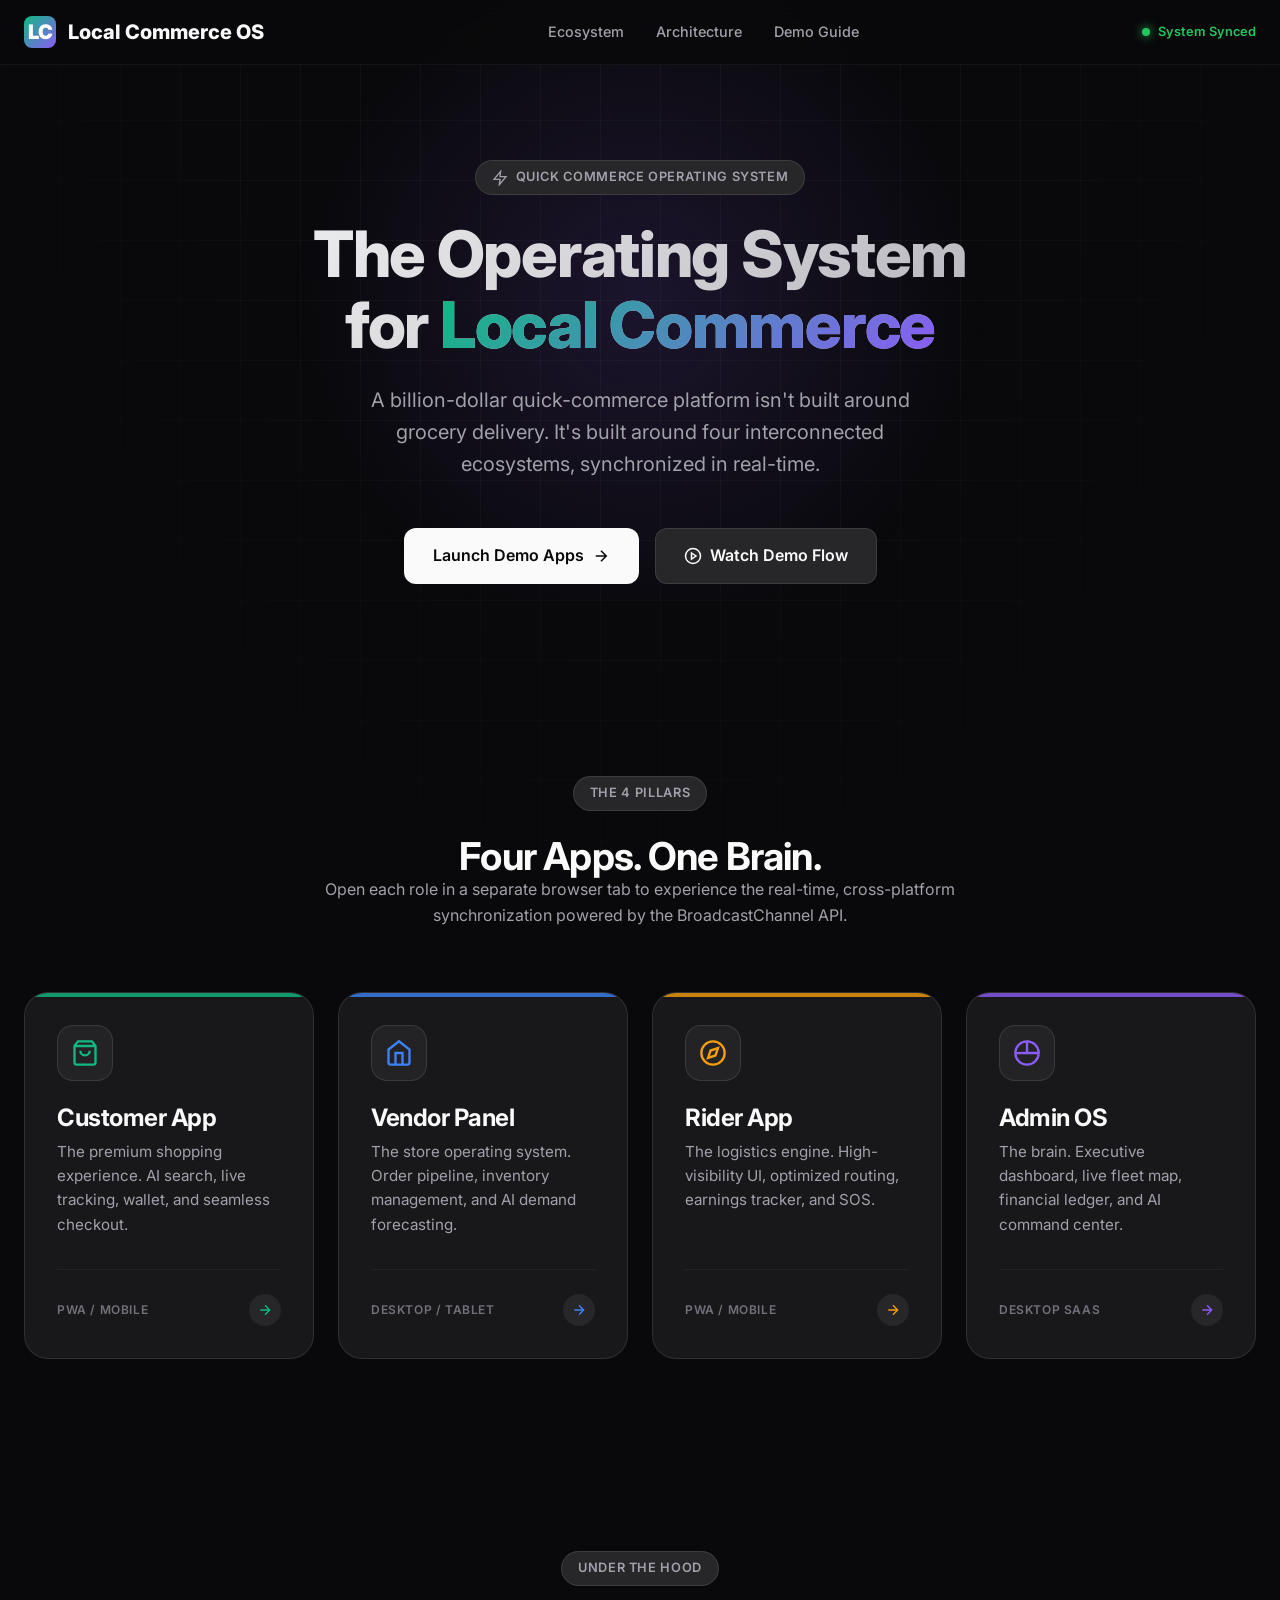
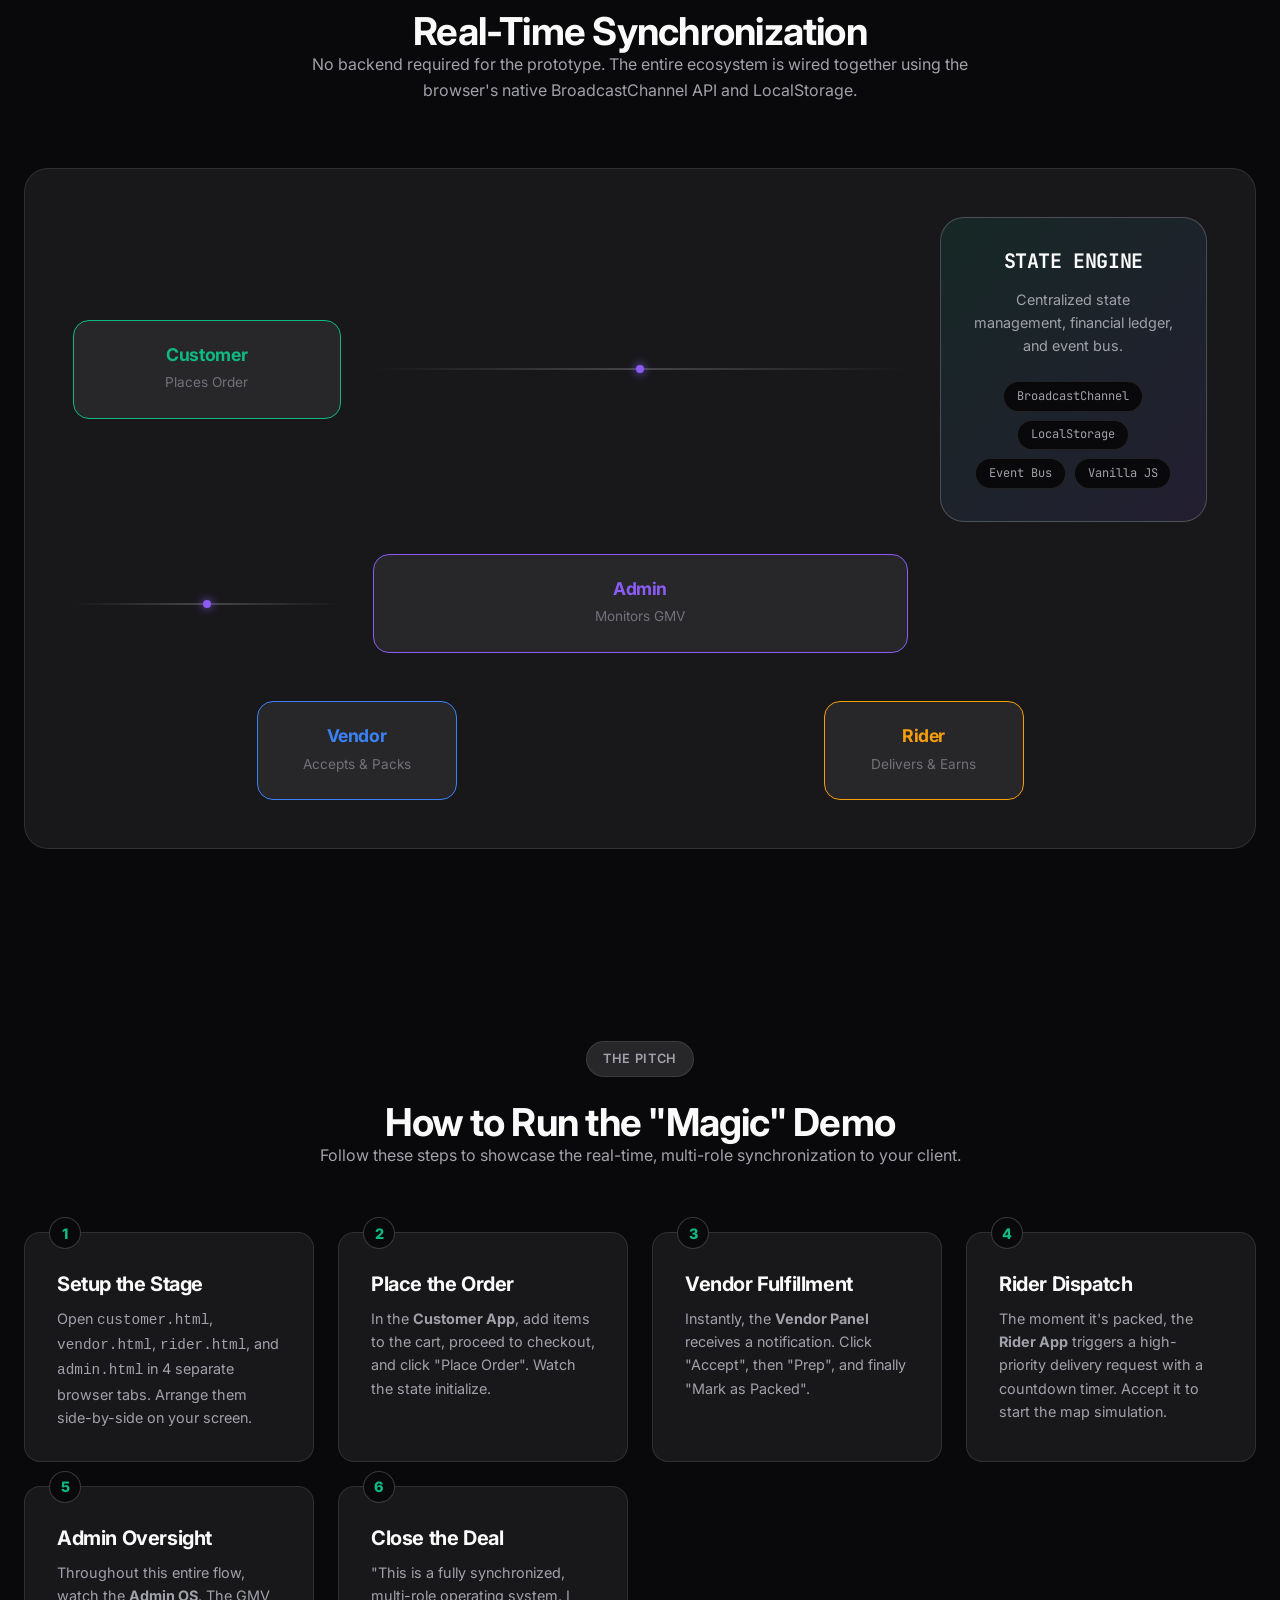
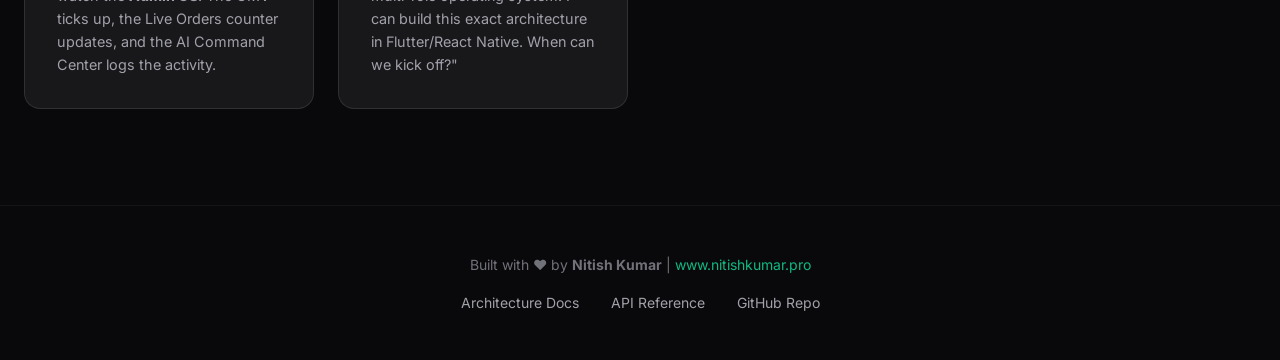
<file: index.html>
<!DOCTYPE html>
<html lang="en">
<head>
    <meta charset="UTF-8">
    <meta name="viewport" content="width=device-width, initial-scale=1.0">
    <title>Local Commerce OS | The Operating System for Quick Commerce</title>
    <meta name="description" content="A billion-dollar quick-commerce platform built around four interconnected ecosystems. Customer, Vendor, Rider, and Admin.">
    
    <link rel="preconnect" href="https://fonts.googleapis.com">
    <link rel="preconnect" href="https://fonts.gstatic.com" crossorigin>
    <link href="https://fonts.googleapis.com/css2?family=Inter:wght@300;400;500;600;700;800;900&family=JetBrains+Mono:wght@400;500&display=swap" rel="stylesheet">

    <style>
        /* ==========================================================================
           LOCAL COMMERCE OS – LANDING PAGE & DEMO LAUNCHER
           Premium Dark-Theme SaaS Design System
           ========================================================================== */

        :root {
            /* Core Dark Palette */
            --bg-base: #09090b;
            --bg-surface: #18181b;
            --bg-elevated: #27272a;
            --bg-overlay: rgba(24, 24, 27, 0.8);
            
            --border-subtle: rgba(255, 255, 255, 0.05);
            --border-default: rgba(255, 255, 255, 0.1);
            --border-strong: rgba(255, 255, 255, 0.2);
            
            --text-primary: #fafafa;
            --text-secondary: #a1a1aa;
            --text-muted: #71717a;
            
            /* Role Brand Colors */
            --role-customer: #10b981; /* Emerald */
            --role-vendor: #3b82f6;   /* Blue */
            --role-rider: #f59e0b;    /* Amber */
            --role-admin: #8b5cf6;    /* Violet */
            
            /* Semantic */
            --success: #22c55e;
            --danger: #ef4444;
            --info: #0ea5e9;
            
            /* Layout */
            --max-width: 1280px;
            --radius-sm: 8px;
            --radius-md: 12px;
            --radius-lg: 16px;
            --radius-xl: 24px;
            --radius-full: 9999px;
            
            /* Typography */
            --font-sans: 'Inter', system-ui, -apple-system, sans-serif;
            --font-mono: 'JetBrains Mono', ui-monospace, monospace;
            
            /* Effects */
            --glow-customer: 0 0 40px rgba(16, 185, 129, 0.15);
            --glow-vendor: 0 0 40px rgba(59, 130, 246, 0.15);
            --glow-rider: 0 0 40px rgba(245, 158, 11, 0.15);
            --glow-admin: 0 0 40px rgba(139, 92, 246, 0.15);
        }

        /* --- 1. Global Reset & Base --- */
        *, *::before, *::after { box-sizing: border-box; margin: 0; padding: 0; }
        html { scroll-behavior: smooth; }
        body {
            font-family: var(--font-sans);
            background-color: var(--bg-base);
            color: var(--text-primary);
            line-height: 1.6;
            overflow-x: hidden;
            -webkit-font-smoothing: antialiased;
        }

        /* Background Grid Effect */
        body::before {
            content: '';
            position: fixed;
            top: 0; left: 0; right: 0; bottom: 0;
            background-image: 
                linear-gradient(rgba(255,255,255,0.03) 1px, transparent 1px),
                linear-gradient(90deg, rgba(255,255,255,0.03) 1px, transparent 1px);
            background-size: 60px 60px;
            z-index: -1;
            mask-image: radial-gradient(ellipse at 50% 0%, black 40%, transparent 80%);
            -webkit-mask-image: radial-gradient(ellipse at 50% 0%, black 40%, transparent 80%);
        }

        /* --- 2. Typography --- */
        h1, h2, h3, h4, h5, h6 { line-height: 1.1; letter-spacing: -0.02em; font-weight: 700; }
        h1 { font-size: clamp(2.5rem, 5vw, 4.5rem); font-weight: 800; }
        h2 { font-size: clamp(1.75rem, 3vw, 2.5rem); }
        h3 { font-size: 1.5rem; }
        h4 { font-size: 1.25rem; }
        p { color: var(--text-secondary); }
        .text-gradient {
            background: linear-gradient(135deg, #fff 0%, #a1a1aa 100%);
            -webkit-background-clip: text;
            -webkit-text-fill-color: transparent;
        }
        .text-gradient-brand {
            background: linear-gradient(135deg, var(--role-customer) 0%, var(--role-admin) 100%);
            -webkit-background-clip: text;
            -webkit-text-fill-color: transparent;
        }

        /* --- 3. Layout & Containers --- */
        .container {
            max-width: var(--max-width);
            margin: 0 auto;
            padding: 0 1.5rem;
        }
        section {
            padding: 6rem 0;
            position: relative;
        }
        .section-header {
            text-align: center;
            max-width: 700px;
            margin: 0 auto 4rem;
        }
        .section-label {
            display: inline-flex;
            align-items: center;
            gap: 0.5rem;
            background: var(--bg-elevated);
            border: 1px solid var(--border-default);
            padding: 0.4rem 1rem;
            border-radius: var(--radius-full);
            font-size: 0.8rem;
            font-weight: 600;
            color: var(--text-secondary);
            margin-bottom: 1.5rem;
            text-transform: uppercase;
            letter-spacing: 0.05em;
        }

        /* --- 4. Navigation --- */
        .navbar {
            position: fixed;
            top: 0; left: 0; right: 0;
            z-index: 100;
            background: rgba(9, 9, 11, 0.8);
            backdrop-filter: blur(12px);
            border-bottom: 1px solid var(--border-subtle);
            padding: 1rem 0;
        }
        .nav-inner {
            display: flex;
            align-items: center;
            justify-content: space-between;
        }
        .nav-logo {
            display: flex;
            align-items: center;
            gap: 0.75rem;
            font-weight: 800;
            font-size: 1.25rem;
            text-decoration: none;
            color: var(--text-primary);
        }
        .nav-logo-icon {
            width: 32px; height: 32px;
            background: linear-gradient(135deg, var(--role-customer), var(--role-admin));
            border-radius: var(--radius-sm);
            display: flex; align-items: center; justify-content: center;
            color: white; font-weight: 900;
        }
        .nav-links {
            display: flex;
            align-items: center;
            gap: 2rem;
            list-style: none;
        }
        .nav-links a {
            color: var(--text-secondary);
            text-decoration: none;
            font-size: 0.9rem;
            font-weight: 500;
            transition: color 0.2s;
        }
        .nav-links a:hover { color: var(--text-primary); }
        .nav-status {
            display: flex;
            align-items: center;
            gap: 0.5rem;
            font-size: 0.8rem;
            color: var(--success);
            font-weight: 600;
        }
        .status-dot {
            width: 8px; height: 8px;
            background: var(--success);
            border-radius: 50%;
            box-shadow: 0 0 10px var(--success);
            animation: pulse-dot 2s infinite;
        }
        @keyframes pulse-dot {
            0% { opacity: 1; }
            50% { opacity: 0.5; }
            100% { opacity: 1; }
        }

        /* --- 5. Hero Section --- */
        .hero {
            padding-top: 10rem;
            padding-bottom: 6rem;
            text-align: center;
            position: relative;
        }
        .hero-glow {
            position: absolute;
            top: 0; left: 50%;
            transform: translateX(-50%);
            width: 800px; height: 600px;
            background: radial-gradient(circle, rgba(139, 92, 246, 0.15) 0%, transparent 70%);
            z-index: -1;
            pointer-events: none;
        }
        .hero h1 { margin-bottom: 1.5rem; }
        .hero p {
            font-size: 1.25rem;
            max-width: 600px;
            margin: 0 auto 3rem;
            color: var(--text-secondary);
        }
        .hero-actions {
            display: flex;
            gap: 1rem;
            justify-content: center;
            flex-wrap: wrap;
        }
        .btn {
            display: inline-flex;
            align-items: center;
            gap: 0.5rem;
            padding: 0.875rem 1.75rem;
            border-radius: var(--radius-md);
            font-weight: 600;
            font-size: 1rem;
            text-decoration: none;
            transition: all 0.2s;
            border: 1px solid transparent;
            cursor: pointer;
        }
        .btn-primary {
            background: var(--text-primary);
            color: var(--bg-base);
        }
        .btn-primary:hover { transform: translateY(-2px); box-shadow: 0 10px 30px rgba(255,255,255,0.1); }
        .btn-secondary {
            background: var(--bg-elevated);
            color: var(--text-primary);
            border-color: var(--border-default);
        }
        .btn-secondary:hover { background: var(--bg-surface); border-color: var(--border-strong); }

        /* --- 6. Ecosystem Cards (The 4 Apps) --- */
        .ecosystem-grid {
            display: grid;
            grid-template-columns: repeat(auto-fit, minmax(280px, 1fr));
            gap: 1.5rem;
        }
        .role-card {
            background: var(--bg-surface);
            border: 1px solid var(--border-default);
            border-radius: var(--radius-xl);
            padding: 2rem;
            position: relative;
            overflow: hidden;
            transition: all 0.3s ease;
            display: flex;
            flex-direction: column;
            text-decoration: none;
            color: inherit;
        }
        .role-card::before {
            content: '';
            position: absolute;
            top: 0; left: 0; right: 0;
            height: 4px;
            background: var(--card-color);
            opacity: 0.8;
        }
        .role-card:hover {
            transform: translateY(-8px);
            border-color: var(--card-color);
            box-shadow: var(--card-glow);
        }
        .role-card-icon {
            width: 56px; height: 56px;
            border-radius: var(--radius-lg);
            background: rgba(255,255,255,0.05);
            border: 1px solid var(--border-default);
            display: flex; align-items: center; justify-content: center;
            margin-bottom: 1.5rem;
            color: var(--card-color);
        }
        .role-card h3 { margin-bottom: 0.5rem; color: var(--text-primary); }
        .role-card p { font-size: 0.95rem; margin-bottom: 2rem; flex: 1; }
        .role-card-footer {
            display: flex;
            align-items: center;
            justify-content: space-between;
            padding-top: 1.5rem;
            border-top: 1px solid var(--border-subtle);
        }
        .role-card-tag {
            font-size: 0.75rem;
            font-weight: 600;
            color: var(--text-muted);
            text-transform: uppercase;
            letter-spacing: 0.05em;
        }
        .role-card-arrow {
            width: 32px; height: 32px;
            border-radius: 50%;
            background: var(--bg-elevated);
            display: flex; align-items: center; justify-content: center;
            color: var(--card-color);
            transition: transform 0.2s;
        }
        .role-card:hover .role-card-arrow { transform: translateX(4px); }

        /* --- 7. Architecture Diagram --- */
        .architecture-visual {
            background: var(--bg-surface);
            border: 1px solid var(--border-default);
            border-radius: var(--radius-xl);
            padding: 3rem;
            position: relative;
            overflow: hidden;
        }
        .arch-grid {
            display: grid;
            grid-template-columns: 1fr 2fr 1fr;
            gap: 2rem;
            align-items: center;
        }
        .arch-node {
            background: var(--bg-elevated);
            border: 1px solid var(--border-default);
            border-radius: var(--radius-lg);
            padding: 1.5rem;
            text-align: center;
            position: relative;
        }
        .arch-node h4 { margin-bottom: 0.5rem; font-size: 1.1rem; }
        .arch-node p { font-size: 0.85rem; color: var(--text-muted); }
        .arch-center {
            background: linear-gradient(135deg, rgba(16,185,129,0.1), rgba(139,92,246,0.1));
            border: 1px solid var(--border-strong);
            padding: 2rem;
            border-radius: var(--radius-xl);
            text-align: center;
        }
        .arch-center h3 { 
            font-family: var(--font-mono); 
            color: var(--text-primary); 
            margin-bottom: 1rem;
            font-size: 1.25rem;
        }
        .arch-tech-stack {
            display: flex;
            flex-wrap: wrap;
            gap: 0.5rem;
            justify-content: center;
            margin-top: 1.5rem;
        }
        .tech-badge {
            background: var(--bg-base);
            border: 1px solid var(--border-default);
            padding: 0.3rem 0.8rem;
            border-radius: var(--radius-full);
            font-size: 0.75rem;
            font-family: var(--font-mono);
            color: var(--text-secondary);
        }
        .arch-connector {
            height: 2px;
            background: linear-gradient(90deg, transparent, var(--border-strong), transparent);
            position: relative;
        }
        .arch-connector::after {
            content: '';
            position: absolute;
            top: -3px; left: 50%;
            width: 8px; height: 8px;
            background: var(--role-admin);
            border-radius: 50%;
            transform: translateX(-50%);
            box-shadow: 0 0 10px var(--role-admin);
        }

        /* --- 8. Demo Instructions --- */
        .demo-steps {
            display: grid;
            grid-template-columns: repeat(auto-fit, minmax(250px, 1fr));
            gap: 1.5rem;
        }
        .step-card {
            background: var(--bg-surface);
            border: 1px solid var(--border-default);
            border-radius: var(--radius-lg);
            padding: 2rem;
            position: relative;
        }
        .step-number {
            position: absolute;
            top: -16px; left: 24px;
            width: 32px; height: 32px;
            background: var(--bg-base);
            border: 1px solid var(--border-strong);
            border-radius: 50%;
            display: flex; align-items: center; justify-content: center;
            font-weight: 800;
            font-size: 0.9rem;
            color: var(--role-customer);
        }
        .step-card h4 { margin-bottom: 0.75rem; margin-top: 0.5rem; }
        .step-card p { font-size: 0.9rem; }

        /* --- 9. Footer --- */
        .footer {
            border-top: 1px solid var(--border-subtle);
            padding: 3rem 0;
            text-align: center;
        }
        .footer p { font-size: 0.875rem; color: var(--text-muted); }
        .footer-links {
            display: flex;
            gap: 2rem;
            justify-content: center;
            margin-top: 1rem;
        }
        .footer-links a {
            color: var(--text-secondary);
            text-decoration: none;
            font-size: 0.875rem;
        }
        .footer-links a:hover { color: var(--text-primary); }

        /* --- 10. Responsive --- */
        @media (max-width: 768px) {
            .nav-links { display: none; }
            .arch-grid { grid-template-columns: 1fr; }
            .arch-connector { display: none; }
            section { padding: 4rem 0; }
        }

        /* --- 11. Animations --- */
        @keyframes fadeInUp {
            from { opacity: 0; transform: translateY(20px); }
            to { opacity: 1; transform: translateY(0); }
        }
        .animate-in {
            opacity: 0;
            animation: fadeInUp 0.6s ease forwards;
        }
        .delay-1 { animation-delay: 0.1s; }
        .delay-2 { animation-delay: 0.2s; }
        .delay-3 { animation-delay: 0.3s; }
        .delay-4 { animation-delay: 0.4s; }
    </style>
</head>
<body>

    <!-- ==========================================================================
         NAVIGATION
         ========================================================================== -->
    <nav class="navbar">
        <div class="container nav-inner">
            <a href="#" class="nav-logo">
                <div class="nav-logo-icon">LC</div>
                <span>Local Commerce OS</span>
            </a>
            <ul class="nav-links">
                <li><a href="#ecosystem">Ecosystem</a></li>
                <li><a href="#architecture">Architecture</a></li>
                <li><a href="#demo">Demo Guide</a></li>
            </ul>
            <div class="nav-status">
                <span class="status-dot"></span>
                <span>System Synced</span>
            </div>
        </div>
    </nav>

    <!-- ==========================================================================
         HERO SECTION
         ========================================================================== -->
    <section class="hero">
        <div class="hero-glow"></div>
        <div class="container">
            <div class="section-label animate-in">
                <svg width="16" height="16" viewBox="0 0 24 24" fill="none" stroke="currentColor" stroke-width="2"><path d="M13 2L3 14h9l-1 8 10-12h-9l1-8z"/></svg>
                Quick Commerce Operating System
            </div>
            <h1 class="text-gradient animate-in delay-1">The Operating System<br>for <span class="text-gradient-brand">Local Commerce</span></h1>
            <p class="animate-in delay-2">A billion-dollar quick-commerce platform isn't built around grocery delivery. It's built around four interconnected ecosystems, synchronized in real-time.</p>
            <div class="hero-actions animate-in delay-3">
                <a href="#ecosystem" class="btn btn-primary">
                    Launch Demo Apps
                    <svg width="18" height="18" viewBox="0 0 24 24" fill="none" stroke="currentColor" stroke-width="2"><path d="M5 12h14M12 5l7 7-7 7"/></svg>
                </a>
                <a href="#demo" class="btn btn-secondary">
                    <svg width="18" height="18" viewBox="0 0 24 24" fill="none" stroke="currentColor" stroke-width="2"><circle cx="12" cy="12" r="10"></circle><polygon points="10 8 16 12 10 16 10 8"></polygon></svg>
                    Watch Demo Flow
                </a>
            </div>
        </div>
    </section>

    <!-- ==========================================================================
         THE ECOSYSTEM (4 APPS)
         ========================================================================== -->
    <section id="ecosystem">
        <div class="container">
            <div class="section-header">
                <div class="section-label">The 4 Pillars</div>
                <h2>Four Apps. One Brain.</h2>
                <p>Open each role in a separate browser tab to experience the real-time, cross-platform synchronization powered by the BroadcastChannel API.</p>
            </div>

            <div class="ecosystem-grid">
                <!-- Customer App -->
                <a href="customer.html" target="_blank" class="role-card animate-in delay-1" style="--card-color: var(--role-customer); --card-glow: var(--glow-customer);">
                    <div class="role-card-icon">
                        <svg width="28" height="28" viewBox="0 0 24 24" fill="none" stroke="currentColor" stroke-width="2"><path d="M6 2L3 6v14a2 2 0 0 0 2 2h14a2 2 0 0 0 2-2V6l-3-4z"></path><line x1="3" y1="6" x2="21" y2="6"></line><path d="M16 10a4 4 0 0 1-8 0"></path></svg>
                    </div>
                    <h3>Customer App</h3>
                    <p>The premium shopping experience. AI search, live tracking, wallet, and seamless checkout.</p>
                    <div class="role-card-footer">
                        <span class="role-card-tag">PWA / Mobile</span>
                        <div class="role-card-arrow">
                            <svg width="16" height="16" viewBox="0 0 24 24" fill="none" stroke="currentColor" stroke-width="2"><path d="M5 12h14M12 5l7 7-7 7"/></svg>
                        </div>
                    </div>
                </a>

                <!-- Vendor Panel -->
                <a href="vendor.html" target="_blank" class="role-card animate-in delay-2" style="--card-color: var(--role-vendor); --card-glow: var(--glow-vendor);">
                    <div class="role-card-icon">
                        <svg width="28" height="28" viewBox="0 0 24 24" fill="none" stroke="currentColor" stroke-width="2"><path d="M3 9l9-7 9 7v11a2 2 0 0 1-2 2H5a2 2 0 0 1-2-2z"></path><polyline points="9 22 9 12 15 12 15 22"></polyline></svg>
                    </div>
                    <h3>Vendor Panel</h3>
                    <p>The store operating system. Order pipeline, inventory management, and AI demand forecasting.</p>
                    <div class="role-card-footer">
                        <span class="role-card-tag">Desktop / Tablet</span>
                        <div class="role-card-arrow">
                            <svg width="16" height="16" viewBox="0 0 24 24" fill="none" stroke="currentColor" stroke-width="2"><path d="M5 12h14M12 5l7 7-7 7"/></svg>
                        </div>
                    </div>
                </a>

                <!-- Rider App -->
                <a href="rider.html" target="_blank" class="role-card animate-in delay-3" style="--card-color: var(--role-rider); --card-glow: var(--glow-rider);">
                    <div class="role-card-icon">
                        <svg width="28" height="28" viewBox="0 0 24 24" fill="none" stroke="currentColor" stroke-width="2"><circle cx="12" cy="12" r="10"></circle><polygon points="16.24 7.76 14.12 14.12 7.76 16.24 9.88 9.88 16.24 7.76"></polygon></svg>
                    </div>
                    <h3>Rider App</h3>
                    <p>The logistics engine. High-visibility UI, optimized routing, earnings tracker, and SOS.</p>
                    <div class="role-card-footer">
                        <span class="role-card-tag">PWA / Mobile</span>
                        <div class="role-card-arrow">
                            <svg width="16" height="16" viewBox="0 0 24 24" fill="none" stroke="currentColor" stroke-width="2"><path d="M5 12h14M12 5l7 7-7 7"/></svg>
                        </div>
                    </div>
                </a>

                <!-- Admin OS -->
                <a href="admin.html" target="_blank" class="role-card animate-in delay-4" style="--card-color: var(--role-admin); --card-glow: var(--glow-admin);">
                    <div class="role-card-icon">
                        <svg width="28" height="28" viewBox="0 0 24 24" fill="none" stroke="currentColor" stroke-width="2"><path d="M12 2a10 10 0 1 0 10 10H12V2z"></path><path d="M12 2a10 10 0 0 1 10 10"></path><path d="M12 12 2.1 12.1"></path></svg>
                    </div>
                    <h3>Admin OS</h3>
                    <p>The brain. Executive dashboard, live fleet map, financial ledger, and AI command center.</p>
                    <div class="role-card-footer">
                        <span class="role-card-tag">Desktop SaaS</span>
                        <div class="role-card-arrow">
                            <svg width="16" height="16" viewBox="0 0 24 24" fill="none" stroke="currentColor" stroke-width="2"><path d="M5 12h14M12 5l7 7-7 7"/></svg>
                        </div>
                    </div>
                </a>
            </div>
        </div>
    </section>

    <!-- ==========================================================================
         SYSTEM ARCHITECTURE
         ========================================================================== -->
    <section id="architecture">
        <div class="container">
            <div class="section-header">
                <div class="section-label">Under the Hood</div>
                <h2>Real-Time Synchronization</h2>
                <p>No backend required for the prototype. The entire ecosystem is wired together using the browser's native BroadcastChannel API and LocalStorage.</p>
            </div>

            <div class="architecture-visual">
                <div class="arch-grid">
                    <div class="arch-node" style="border-color: var(--role-customer);">
                        <h4 style="color: var(--role-customer);">Customer</h4>
                        <p>Places Order</p>
                    </div>
                    <div class="arch-connector"></div>
                    <div class="arch-center">
                        <h3>STATE ENGINE</h3>
                        <p style="font-size: 0.9rem; color: var(--text-secondary); margin-bottom: 1rem;">
                            Centralized state management, financial ledger, and event bus.
                        </p>
                        <div class="arch-tech-stack">
                            <span class="tech-badge">BroadcastChannel</span>
                            <span class="tech-badge">LocalStorage</span>
                            <span class="tech-badge">Event Bus</span>
                            <span class="tech-badge">Vanilla JS</span>
                        </div>
                    </div>
                    <div class="arch-connector"></div>
                    <div class="arch-node" style="border-color: var(--role-admin);">
                        <h4 style="color: var(--role-admin);">Admin</h4>
                        <p>Monitors GMV</p>
                    </div>
                </div>
                <div style="display: flex; justify-content: space-around; margin-top: 3rem;">
                    <div class="arch-node" style="border-color: var(--role-vendor); width: 200px;">
                        <h4 style="color: var(--role-vendor);">Vendor</h4>
                        <p>Accepts & Packs</p>
                    </div>
                    <div class="arch-node" style="border-color: var(--role-rider); width: 200px;">
                        <h4 style="color: var(--role-rider);">Rider</h4>
                        <p>Delivers & Earns</p>
                    </div>
                </div>
            </div>
        </div>
    </section>

    <!-- ==========================================================================
         DEMO GUIDE
         ========================================================================== -->
    <section id="demo">
        <div class="container">
            <div class="section-header">
                <div class="section-label">The Pitch</div>
                <h2>How to Run the "Magic" Demo</h2>
                <p>Follow these steps to showcase the real-time, multi-role synchronization to your client.</p>
            </div>

            <div class="demo-steps">
                <div class="step-card">
                    <div class="step-number">1</div>
                    <h4>Setup the Stage</h4>
                    <p>Open <code>customer.html</code>, <code>vendor.html</code>, <code>rider.html</code>, and <code>admin.html</code> in 4 separate browser tabs. Arrange them side-by-side on your screen.</p>
                </div>
                <div class="step-card">
                    <div class="step-number">2</div>
                    <h4>Place the Order</h4>
                    <p>In the <strong>Customer App</strong>, add items to the cart, proceed to checkout, and click "Place Order". Watch the state initialize.</p>
                </div>
                <div class="step-card">
                    <div class="step-number">3</div>
                    <h4>Vendor Fulfillment</h4>
                    <p>Instantly, the <strong>Vendor Panel</strong> receives a notification. Click "Accept", then "Prep", and finally "Mark as Packed".</p>
                </div>
                <div class="step-card">
                    <div class="step-number">4</div>
                    <h4>Rider Dispatch</h4>
                    <p>The moment it's packed, the <strong>Rider App</strong> triggers a high-priority delivery request with a countdown timer. Accept it to start the map simulation.</p>
                </div>
                <div class="step-card">
                    <div class="step-number">5</div>
                    <h4>Admin Oversight</h4>
                    <p>Throughout this entire flow, watch the <strong>Admin OS</strong>. The GMV ticks up, the Live Orders counter updates, and the AI Command Center logs the activity.</p>
                </div>
                <div class="step-card">
                    <div class="step-number">6</div>
                    <h4>Close the Deal</h4>
                    <p>"This is a fully synchronized, multi-role operating system. I can build this exact architecture in Flutter/React Native. When can we kick off?"</p>
                </div>
            </div>
        </div>
    </section>

    <!-- ==========================================================================
         FOOTER
         ========================================================================== -->
    <footer class="footer">
        <div class="container">
            <p>Built with ❤️ by <strong>Nitish Kumar</strong> | <a href="https://www.nitishkumar.pro" target="_blank" style="color: var(--role-customer); text-decoration: none;">www.nitishkumar.pro</a></p>
            <div class="footer-links">
                <a href="#">Architecture Docs</a>
                <a href="#">API Reference</a>
                <a href="#">GitHub Repo</a>
            </div>
        </div>
    </footer>

    <!-- ==========================================================================
         JAVASCRIPT: ANIMATIONS & UTILITIES
         ========================================================================== -->
    <script>
        // Simple Intersection Observer for fade-in animations
        const observer = new IntersectionObserver((entries) => {
            entries.forEach(entry => {
                if (entry.isIntersecting) {
                    entry.target.style.animationPlayState = 'running';
                }
            });
        }, { threshold: 0.1 });

        document.querySelectorAll('.animate-in').forEach(el => {
            el.style.animationPlayState = 'paused';
            observer.observe(el);
        });

        // Check BroadcastChannel support for the status indicator
        if (!window.BroadcastChannel) {
            document.querySelector('.nav-status').innerHTML = `
                <span class="status-dot" style="background: var(--danger); box-shadow: 0 0 10px var(--danger);"></span>
                <span style="color: var(--danger);">Sync Unsupported</span>
            `;
        }

        console.log('%c🚀 Local Commerce OS Launcher Initialized', 'color: #8b5cf6; font-weight: bold; font-size: 14px;');
        console.log('%cOpen the 4 apps in separate tabs to experience the real-time sync.', 'color: #a1a1aa;');
    </script>
</body>
</html>
</file>
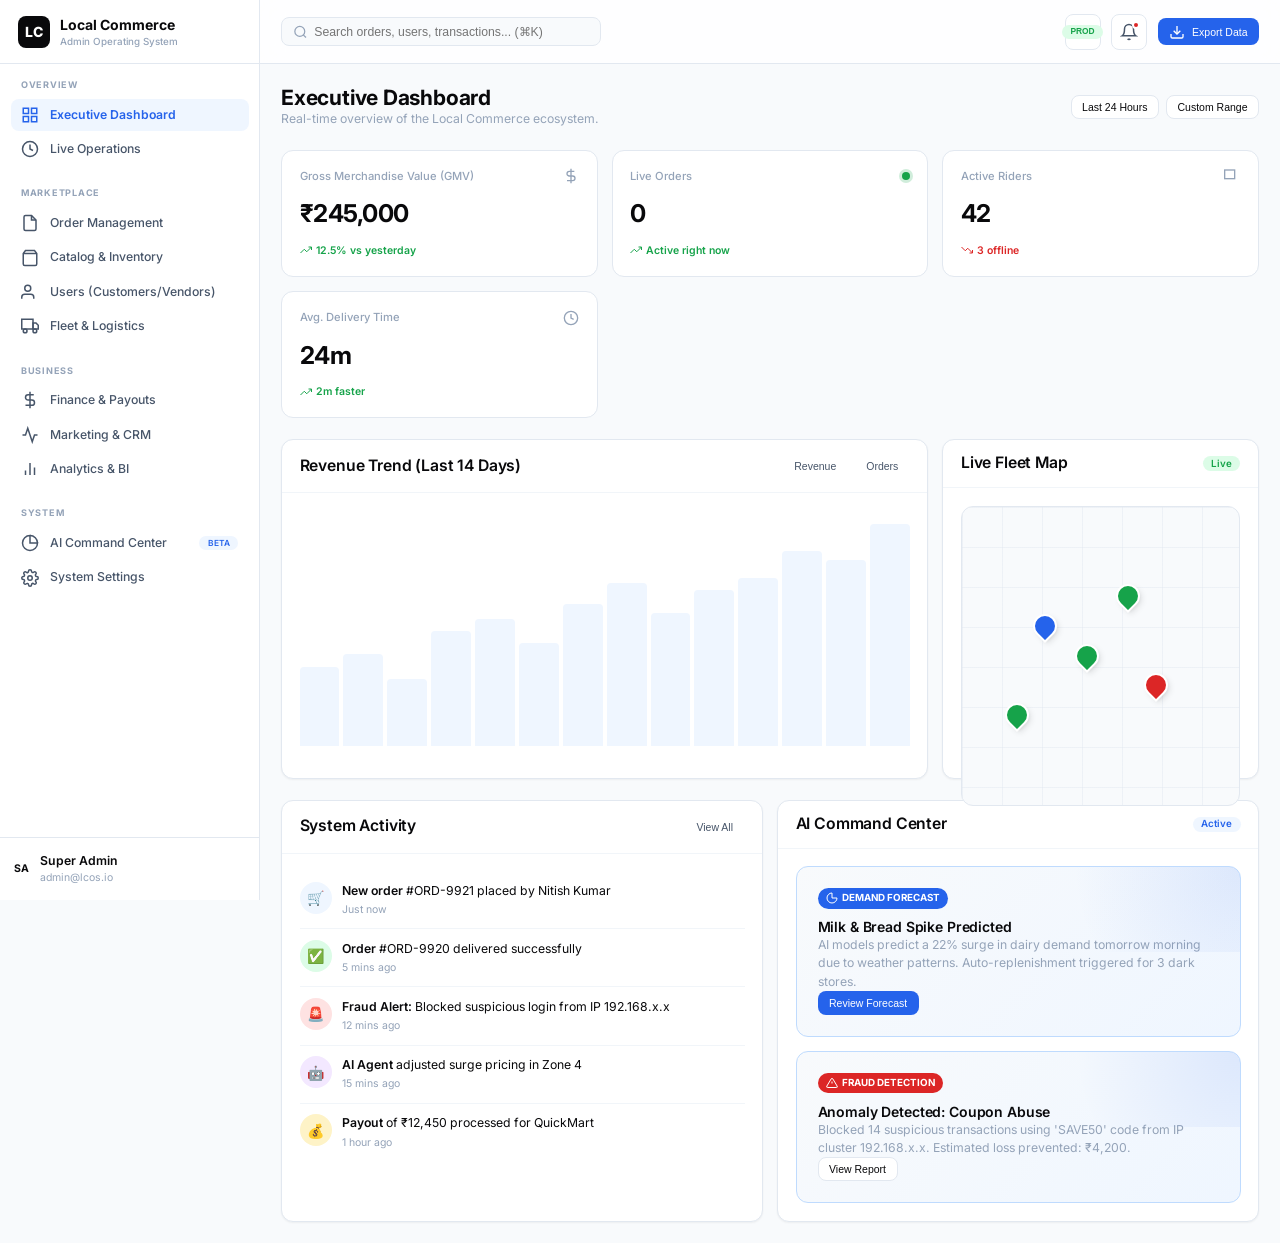
<file: admin.html>
<!DOCTYPE html>
<html lang="en">
<head>
    <meta charset="UTF-8">
    <meta name="viewport" content="width=device-width, initial-scale=1.0">
    <meta name="theme-color" content="#09090b">
    <title>Admin OS | Local Commerce OS</title>
    <link rel="preconnect" href="https://fonts.googleapis.com">
    <link rel="preconnect" href="https://fonts.gstatic.com" crossorigin>
    <link href="https://fonts.googleapis.com/css2?family=Inter:wght@300;400;500;600;700;800;900&family=JetBrains+Mono:wght@400;500&display=swap" rel="stylesheet">

    <style>
        /* ==========================================================================
           LOCAL COMMERCE OS - ADMIN OPERATING SYSTEM STYLESHEET
           Enterprise-Grade SaaS Design System (Stripe/Linear inspired)
           ========================================================================== */

        :root {
            /* Core Palette (High Contrast SaaS) */
            --bg-primary: #ffffff;
            --bg-secondary: #f8fafc;
            --bg-tertiary: #f1f5f9;
            --bg-elevated: #ffffff;
            --bg-inverse: #09090b;
            
            --text-primary: #09090b;
            --text-secondary: #475569;
            --text-tertiary: #94a3b8;
            --text-inverse: #ffffff;
            
            --border-primary: #e2e8f0;
            --border-secondary: #f1f5f9;
            --border-focus: #2563eb;

            /* Brand & Semantic Colors */
            --brand-primary: #2563eb;
            --brand-primary-light: #3b82f6;
            --brand-primary-bg: #eff6ff;
            
            --success: #16a34a;
            --success-bg: #dcfce7;
            --warning: #d97706;
            --warning-bg: #fef3c7;
            --danger: #dc2626;
            --danger-bg: #fee2e2;
            --info: #0284c7;
            --info-bg: #e0f2fe;
            --purple: #7c3aed;
            --purple-bg: #f3e8ff;

            /* Spacing & Layout */
            --sidebar-width: 260px;
            --header-height: 64px;
            --radius-sm: 6px;
            --radius-md: 8px;
            --radius-lg: 12px;
            --radius-xl: 16px;
            --radius-full: 9999px;

            /* Shadows */
            --shadow-xs: 0 1px 2px 0 rgba(0, 0, 0, 0.05);
            --shadow-sm: 0 1px 3px 0 rgba(0, 0, 0, 0.1), 0 1px 2px -1px rgba(0, 0, 0, 0.1);
            --shadow-md: 0 4px 6px -1px rgba(0, 0, 0, 0.1), 0 2px 4px -2px rgba(0, 0, 0, 0.1);
            --shadow-lg: 0 10px 15px -3px rgba(0, 0, 0, 0.1), 0 4px 6px -4px rgba(0, 0, 0, 0.1);
            --shadow-xl: 0 20px 25px -5px rgba(0, 0, 0, 0.1), 0 8px 10px -6px rgba(0, 0, 0, 0.1);
            --shadow-glow: 0 0 0 4px rgba(37, 99, 235, 0.15);

            /* Typography */
            --font-sans: 'Inter', system-ui, -apple-system, sans-serif;
            --font-mono: 'JetBrains Mono', ui-monospace, monospace;

            /* Transitions */
            --transition-fast: 150ms cubic-bezier(0.4, 0, 0.2, 1);
            --transition-base: 250ms cubic-bezier(0.4, 0, 0.2, 1);
        }

        /* --- 1. Global Reset & Base --- */
        *, *::before, *::after { box-sizing: border-box; margin: 0; padding: 0; }
        html { font-size: 14px; -webkit-font-smoothing: antialiased; scroll-behavior: smooth; }
        body {
            font-family: var(--font-sans);
            background-color: var(--bg-secondary);
            color: var(--text-primary);
            line-height: 1.5;
            display: flex;
            min-height: 100vh;
            overflow-x: hidden;
        }

        /* --- 2. Typography --- */
        h1, h2, h3, h4, h5, h6 { font-weight: 600; line-height: 1.2; color: var(--text-primary); letter-spacing: -0.01em; }
        h1 { font-size: 1.75rem; font-weight: 700; }
        h2 { font-size: 1.375rem; }
        h3 { font-size: 1.125rem; }
        h4 { font-size: 1rem; }
        p { color: var(--text-secondary); }
        .text-sm { font-size: 0.875rem; }
        .text-xs { font-size: 0.75rem; }
        .text-lg { font-size: 1.125rem; }
        .text-xl { font-size: 1.25rem; }
        .text-2xl { font-size: 1.5rem; }
        .text-3xl { font-size: 1.875rem; }
        .text-4xl { font-size: 2.25rem; }
        .font-medium { font-weight: 500; }
        .font-semibold { font-weight: 600; }
        .font-bold { font-weight: 700; }
        .font-black { font-weight: 900; }
        .text-muted { color: var(--text-tertiary); }
        .text-primary { color: var(--brand-primary); }
        .text-success { color: var(--success); }
        .text-danger { color: var(--danger); }
        .text-warning { color: var(--warning); }
        .font-mono { font-family: var(--font-mono); }
        .truncate { white-space: nowrap; overflow: hidden; text-overflow: ellipsis; }

        /* --- 3. Layout: Sidebar --- */
        .sidebar {
            width: var(--sidebar-width);
            background: var(--bg-primary);
            border-right: 1px solid var(--border-primary);
            display: flex;
            flex-direction: column;
            position: fixed;
            top: 0;
            left: 0;
            bottom: 0;
            z-index: 40;
            transition: transform var(--transition-base);
        }
        .sidebar-header {
            height: var(--header-height);
            border-bottom: 1px solid var(--border-primary);
            display: flex;
            align-items: center;
            padding: 0 1.25rem;
            gap: 0.75rem;
        }
        .sidebar-logo {
            width: 32px;
            height: 32px;
            background: var(--bg-inverse);
            color: var(--text-inverse);
            border-radius: var(--radius-md);
            display: flex;
            align-items: center;
            justify-content: center;
            font-weight: 800;
            font-size: 1rem;
        }
        .sidebar-title { font-weight: 700; font-size: 1rem; }
        .sidebar-subtitle { font-size: 0.7rem; color: var(--text-tertiary); font-weight: 500; }
        
        .sidebar-nav { flex: 1; overflow-y: auto; padding: 1rem 0.75rem; }
        .nav-group { margin-bottom: 1.5rem; }
        .nav-group-title {
            font-size: 0.65rem;
            font-weight: 700;
            text-transform: uppercase;
            letter-spacing: 0.08em;
            color: var(--text-tertiary);
            padding: 0 0.75rem;
            margin-bottom: 0.5rem;
        }
        .nav-item {
            display: flex;
            align-items: center;
            gap: 0.75rem;
            padding: 0.5rem 0.75rem;
            border-radius: var(--radius-md);
            color: var(--text-secondary);
            font-size: 0.875rem;
            font-weight: 500;
            cursor: pointer;
            transition: all var(--transition-fast);
            margin-bottom: 2px;
            text-decoration: none;
            position: relative;
        }
        .nav-item:hover { background: var(--bg-tertiary); color: var(--text-primary); }
        .nav-item.active {
            background: var(--brand-primary-bg);
            color: var(--brand-primary);
            font-weight: 600;
        }
        .nav-item svg { width: 18px; height: 18px; flex-shrink: 0; }
        .nav-badge {
            margin-left: auto;
            background: var(--danger);
            color: white;
            font-size: 0.65rem;
            font-weight: 700;
            padding: 0.1rem 0.4rem;
            border-radius: var(--radius-full);
            min-width: 18px;
            text-align: center;
        }

        /* --- 4. Layout: Main Content & Header --- */
        .main-wrapper {
            flex: 1;
            margin-left: var(--sidebar-width);
            display: flex;
            flex-direction: column;
            min-height: 100vh;
        }
        .top-header {
            height: var(--header-height);
            background: rgba(255, 255, 255, 0.8);
            backdrop-filter: blur(12px);
            border-bottom: 1px solid var(--border-primary);
            display: flex;
            align-items: center;
            justify-content: space-between;
            padding: 0 1.5rem;
            position: sticky;
            top: 0;
            z-index: 30;
        }
        .search-box {
            display: flex;
            align-items: center;
            gap: 0.5rem;
            background: var(--bg-secondary);
            border: 1px solid var(--border-primary);
            border-radius: var(--radius-md);
            padding: 0.4rem 0.75rem;
            width: 320px;
            transition: all var(--transition-fast);
        }
        .search-box:focus-within {
            border-color: var(--brand-primary);
            box-shadow: var(--shadow-glow);
            background: var(--bg-primary);
        }
        .search-box input {
            border: none;
            background: transparent;
            outline: none;
            font-size: 0.875rem;
            width: 100%;
            color: var(--text-primary);
        }
        .search-box svg { color: var(--text-tertiary); width: 16px; height: 16px; }
        
        .header-actions { display: flex; align-items: center; gap: 0.75rem; }
        .icon-btn {
            width: 36px;
            height: 36px;
            border-radius: var(--radius-md);
            border: 1px solid var(--border-primary);
            background: var(--bg-primary);
            display: flex;
            align-items: center;
            justify-content: center;
            cursor: pointer;
            transition: all var(--transition-fast);
            position: relative;
            color: var(--text-secondary);
        }
        .icon-btn:hover { background: var(--bg-tertiary); color: var(--text-primary); }
        .icon-btn svg { width: 18px; height: 18px; }
        .icon-btn .dot {
            position: absolute;
            top: 6px;
            right: 6px;
            width: 8px;
            height: 8px;
            background: var(--danger);
            border-radius: 50%;
            border: 2px solid var(--bg-primary);
        }

        .content-area {
            flex: 1;
            padding: 1.5rem;
            overflow-y: auto;
        }

        /* --- 5. Components: Cards & Panels --- */
        .card {
            background: var(--bg-primary);
            border: 1px solid var(--border-primary);
            border-radius: var(--radius-lg);
            box-shadow: var(--shadow-xs);
        }
        .card-header {
            padding: 1rem 1.25rem;
            border-bottom: 1px solid var(--border-secondary);
            display: flex;
            align-items: center;
            justify-content: space-between;
        }
        .card-body { padding: 1.25rem; }
        .card-footer {
            padding: 0.75rem 1.25rem;
            border-top: 1px solid var(--border-secondary);
            background: var(--bg-secondary);
            border-radius: 0 0 var(--radius-lg) var(--radius-lg);
        }

        /* --- 6. Components: Buttons --- */
        .btn {
            display: inline-flex;
            align-items: center;
            justify-content: center;
            gap: 0.5rem;
            padding: 0.5rem 1rem;
            border-radius: var(--radius-md);
            font-weight: 500;
            font-size: 0.875rem;
            cursor: pointer;
            border: 1px solid transparent;
            transition: all var(--transition-fast);
            text-decoration: none;
            white-space: nowrap;
        }
        .btn:active { transform: scale(0.98); }
        .btn-primary { background: var(--brand-primary); color: white; }
        .btn-primary:hover { background: var(--brand-primary-light); }
        .btn-secondary { background: var(--bg-primary); border-color: var(--border-primary); color: var(--text-primary); }
        .btn-secondary:hover { background: var(--bg-tertiary); }
        .btn-ghost { background: transparent; color: var(--text-secondary); }
        .btn-ghost:hover { background: var(--bg-tertiary); color: var(--text-primary); }
        .btn-danger { background: var(--danger); color: white; }
        .btn-sm { padding: 0.35rem 0.75rem; font-size: 0.75rem; }
        .btn svg { width: 16px; height: 16px; }

        /* --- 7. Components: Badges & Status --- */
        .badge {
            display: inline-flex;
            align-items: center;
            gap: 4px;
            padding: 0.2rem 0.6rem;
            border-radius: var(--radius-full);
            font-size: 0.7rem;
            font-weight: 600;
            line-height: 1;
        }
        .badge-blue { background: var(--brand-primary-bg); color: var(--brand-primary); }
        .badge-green { background: var(--success-bg); color: var(--success); }
        .badge-amber { background: var(--warning-bg); color: var(--warning); }
        .badge-red { background: var(--danger-bg); color: var(--danger); }
        .badge-purple { background: var(--purple-bg); color: var(--purple); }
        .badge-gray { background: var(--bg-tertiary); color: var(--text-secondary); }
        
        .status-dot {
            width: 8px;
            height: 8px;
            border-radius: 50%;
            display: inline-block;
        }
        .status-dot.online { background: var(--success); box-shadow: 0 0 0 3px rgba(22, 163, 74, 0.2); }
        .status-dot.offline { background: var(--text-tertiary); }
        .status-dot.busy { background: var(--warning); box-shadow: 0 0 0 3px rgba(217, 119, 6, 0.2); }

        /* --- 8. Components: Data Tables --- */
        .table-container { overflow-x: auto; }
        .table { width: 100%; border-collapse: collapse; font-size: 0.875rem; }
        .table th {
            text-align: left;
            padding: 0.75rem 1rem;
            font-weight: 600;
            color: var(--text-tertiary);
            background: var(--bg-secondary);
            border-bottom: 1px solid var(--border-primary);
            white-space: nowrap;
            font-size: 0.75rem;
            text-transform: uppercase;
            letter-spacing: 0.05em;
        }
        .table td {
            padding: 0.875rem 1rem;
            border-bottom: 1px solid var(--border-secondary);
            color: var(--text-primary);
            vertical-align: middle;
        }
        .table tr:last-child td { border-bottom: none; }
        .table tr:hover td { background: var(--bg-secondary); }
        .table-cell-primary { font-weight: 600; }
        .table-cell-secondary { color: var(--text-tertiary); font-size: 0.8rem; }

        /* --- 9. Components: Stats & KPIs --- */
        .kpi-grid {
            display: grid;
            grid-template-columns: repeat(auto-fit, minmax(240px, 1fr));
            gap: 1rem;
            margin-bottom: 1.5rem;
        }
        .kpi-card {
            background: var(--bg-primary);
            border: 1px solid var(--border-primary);
            border-radius: var(--radius-lg);
            padding: 1.25rem;
            display: flex;
            flex-direction: column;
            gap: 0.75rem;
        }
        .kpi-header { display: flex; justify-content: space-between; align-items: center; }
        .kpi-label { font-size: 0.8rem; font-weight: 500; color: var(--text-tertiary); }
        .kpi-value { font-size: 1.75rem; font-weight: 700; letter-spacing: -0.02em; }
        .kpi-trend { font-size: 0.75rem; font-weight: 600; display: flex; align-items: center; gap: 4px; }
        .kpi-trend.up { color: var(--success); }
        .kpi-trend.down { color: var(--danger); }

        /* --- 10. Components: Charts (CSS/SVG based) --- */
        .chart-container {
            width: 100%;
            height: 250px;
            position: relative;
            display: flex;
            align-items: flex-end;
            gap: 4px;
            padding: 1rem 0;
        }
        .chart-bar {
            flex: 1;
            background: var(--brand-primary-bg);
            border-radius: 4px 4px 0 0;
            position: relative;
            transition: all var(--transition-base);
            cursor: pointer;
        }
        .chart-bar:hover { background: var(--brand-primary); }
        .chart-bar::after {
            content: attr(data-value);
            position: absolute;
            top: -20px;
            left: 50%;
            transform: translateX(-50%);
            font-size: 0.7rem;
            font-weight: 600;
            color: var(--text-tertiary);
            opacity: 0;
            transition: opacity var(--transition-fast);
        }
        .chart-bar:hover::after { opacity: 1; }

        /* Line Chart Simulation */
        .line-chart {
            width: 100%;
            height: 200px;
            position: relative;
            border-bottom: 1px solid var(--border-primary);
            border-left: 1px solid var(--border-primary);
        }
        .line-chart svg { width: 100%; height: 100%; }

        /* --- 11. Components: Live Map Simulation --- */
        .live-map {
            width: 100%;
            height: 300px;
            background: var(--bg-secondary);
            border-radius: var(--radius-lg);
            position: relative;
            overflow: hidden;
            border: 1px solid var(--border-primary);
        }
        .map-grid {
            width: 100%;
            height: 100%;
            background-image: 
                linear-gradient(rgba(226, 232, 240, 0.5) 1px, transparent 1px),
                linear-gradient(90deg, rgba(226, 232, 240, 0.5) 1px, transparent 1px);
            background-size: 40px 40px;
        }
        .map-pin {
            position: absolute;
            width: 24px;
            height: 24px;
            border-radius: 50% 50% 50% 0;
            transform: translate(-50%, -50%) rotate(-45deg);
            display: flex;
            align-items: center;
            justify-content: center;
            box-shadow: var(--shadow-md);
            border: 2px solid white;
        }
        .map-pin.store { background: var(--brand-primary); }
        .map-pin.rider { background: var(--success); animation: pulse-pin 2s infinite; }
        .map-pin.customer { background: var(--danger); }
        
        @keyframes pulse-pin {
            0% { box-shadow: 0 0 0 0 rgba(22, 163, 74, 0.4); }
            70% { box-shadow: 0 0 0 10px rgba(22, 163, 74, 0); }
            100% { box-shadow: 0 0 0 0 rgba(22, 163, 74, 0); }
        }

        /* --- 12. Components: Activity Feed --- */
        .activity-feed { display: flex; flex-direction: column; }
        .activity-item {
            display: flex;
            gap: 0.75rem;
            padding: 0.75rem 0;
            border-bottom: 1px solid var(--border-secondary);
        }
        .activity-item:last-child { border-bottom: none; }
        .activity-icon {
            width: 32px;
            height: 32px;
            border-radius: 50%;
            display: flex;
            align-items: center;
            justify-content: center;
            flex-shrink: 0;
        }
        .activity-content { flex: 1; }
        .activity-text { font-size: 0.875rem; color: var(--text-primary); }
        .activity-text strong { font-weight: 600; }
        .activity-time { font-size: 0.75rem; color: var(--text-tertiary); margin-top: 2px; }

        /* --- 13. Components: AI Center --- */
        .ai-card {
            background: linear-gradient(135deg, #f8fafc 0%, #eff6ff 100%);
            border: 1px solid #bfdbfe;
            border-radius: var(--radius-lg);
            padding: 1.5rem;
            position: relative;
            overflow: hidden;
        }
        .ai-card::before {
            content: '';
            position: absolute;
            top: -50%;
            right: -50%;
            width: 100%;
            height: 100%;
            background: radial-gradient(circle, rgba(37,99,235,0.1) 0%, transparent 70%);
        }
        .ai-badge {
            display: inline-flex;
            align-items: center;
            gap: 4px;
            background: var(--brand-primary);
            color: white;
            padding: 0.2rem 0.6rem;
            border-radius: var(--radius-full);
            font-size: 0.7rem;
            font-weight: 700;
            margin-bottom: 0.75rem;
        }

        /* --- 14. View Management --- */
        .view { display: none; animation: fadeIn 0.3s ease; }
        .view.active { display: block; }
        @keyframes fadeIn { from { opacity: 0; transform: translateY(5px); } to { opacity: 1; transform: translateY(0); } }

        /* --- 15. Utilities --- */
        .flex { display: flex; }
        .flex-col { flex-direction: column; }
        .items-center { align-items: center; }
        .justify-between { justify-content: space-between; }
        .gap-1 { gap: 0.25rem; }
        .gap-2 { gap: 0.5rem; }
        .gap-3 { gap: 0.75rem; }
        .gap-4 { gap: 1rem; }
        .gap-6 { gap: 1.5rem; }
        .w-full { width: 100%; }
        .mb-2 { margin-bottom: 0.5rem; }
        .mb-4 { margin-bottom: 1rem; }
        .mb-6 { margin-bottom: 1.5rem; }
        .mt-2 { margin-top: 0.5rem; }
        .mt-4 { margin-top: 1rem; }
        .p-4 { padding: 1rem; }
        .p-6 { padding: 1.5rem; }
        .grid { display: grid; }
        .grid-cols-2 { grid-template-columns: repeat(2, 1fr); }
        .grid-cols-3 { grid-template-columns: repeat(3, 1fr); }
        .hidden { display: none !important; }

        /* --- 16. Scrollbar --- */
        ::-webkit-scrollbar { width: 6px; height: 6px; }
        ::-webkit-scrollbar-track { background: transparent; }
        ::-webkit-scrollbar-thumb { background: #cbd5e1; border-radius: 3px; }
        ::-webkit-scrollbar-thumb:hover { background: #94a3b8; }

        /* --- 17. Responsive --- */
        @media (max-width: 1024px) {
            .sidebar { transform: translateX(-100%); }
            .sidebar.open { transform: translateX(0); }
            .main-wrapper { margin-left: 0; }
        }
    </style>
</head>
<body>

    <!-- ==========================================================================
         SIDEBAR NAVIGATION
         ========================================================================== -->
    <aside class="sidebar" id="sidebar">
        <div class="sidebar-header">
            <div class="sidebar-logo">LC</div>
            <div>
                <div class="sidebar-title">Local Commerce</div>
                <div class="sidebar-subtitle">Admin Operating System</div>
            </div>
        </div>

        <nav class="sidebar-nav">
            <div class="nav-group">
                <div class="nav-group-title">Overview</div>
                <a class="nav-item active" data-view="dashboard" onclick="router.navigate('dashboard')">
                    <svg viewBox="0 0 24 24" fill="none" stroke="currentColor" stroke-width="2"><rect x="3" y="3" width="7" height="7"></rect><rect x="14" y="3" width="7" height="7"></rect><rect x="14" y="14" width="7" height="7"></rect><rect x="3" y="14" width="7" height="7"></rect></svg>
                    Executive Dashboard
                </a>
                <a class="nav-item" data-view="live-ops" onclick="router.navigate('live-ops')">
                    <svg viewBox="0 0 24 24" fill="none" stroke="currentColor" stroke-width="2"><circle cx="12" cy="12" r="10"></circle><polyline points="12 6 12 12 16 14"></polyline></svg>
                    Live Operations
                    <span class="nav-badge" id="nav-live-badge">0</span>
                </a>
            </div>

            <div class="nav-group">
                <div class="nav-group-title">Marketplace</div>
                <a class="nav-item" data-view="orders" onclick="router.navigate('orders')">
                    <svg viewBox="0 0 24 24" fill="none" stroke="currentColor" stroke-width="2"><path d="M14 2H6a2 2 0 0 0-2 2v16a2 2 0 0 0 2 2h12a2 2 0 0 0 2-2V8z"></path><polyline points="14 2 14 8 20 8"></polyline></svg>
                    Order Management
                </a>
                <a class="nav-item" data-view="catalog" onclick="router.navigate('catalog')">
                    <svg viewBox="0 0 24 24" fill="none" stroke="currentColor" stroke-width="2"><path d="M6 2L3 6v14a2 2 0 0 0 2 2h14a2 2 0 0 0 2-2V6l-3-4z"></path><line x1="3" y1="6" x2="21" y2="6"></line></svg>
                    Catalog & Inventory
                </a>
                <a class="nav-item" data-view="users" onclick="router.navigate('users')">
                    <svg viewBox="0 0 24 24" fill="none" stroke="currentColor" stroke-width="2"><path d="M17 21v-2a4 4 0 0 0-4-4H5a4 4 0 0 0-4 4v2"></path><circle cx="9" cy="7" r="4"></circle></svg>
                    Users (Customers/Vendors)
                </a>
                <a class="nav-item" data-view="fleet" onclick="router.navigate('fleet')">
                    <svg viewBox="0 0 24 24" fill="none" stroke="currentColor" stroke-width="2"><rect x="1" y="3" width="15" height="13"></rect><polygon points="16 8 20 8 23 11 23 16 16 16 16 8"></polygon><circle cx="5.5" cy="18.5" r="2.5"></circle><circle cx="18.5" cy="18.5" r="2.5"></circle></svg>
                    Fleet & Logistics
                </a>
            </div>

            <div class="nav-group">
                <div class="nav-group-title">Business</div>
                <a class="nav-item" data-view="finance" onclick="router.navigate('finance')">
                    <svg viewBox="0 0 24 24" fill="none" stroke="currentColor" stroke-width="2"><line x1="12" y1="1" x2="12" y2="23"></line><path d="M17 5H9.5a3.5 3.5 0 0 0 0 7h5a3.5 3.5 0 0 1 0 7H6"></path></svg>
                    Finance & Payouts
                </a>
                <a class="nav-item" data-view="marketing" onclick="router.navigate('marketing')">
                    <svg viewBox="0 0 24 24" fill="none" stroke="currentColor" stroke-width="2"><polyline points="22 12 18 12 15 21 9 3 6 12 2 12"></polyline></svg>
                    Marketing & CRM
                </a>
                <a class="nav-item" data-view="analytics" onclick="router.navigate('analytics')">
                    <svg viewBox="0 0 24 24" fill="none" stroke="currentColor" stroke-width="2"><line x1="18" y1="20" x2="18" y2="10"></line><line x1="12" y1="20" x2="12" y2="4"></line><line x1="6" y1="20" x2="6" y2="14"></line></svg>
                    Analytics & BI
                </a>
            </div>

            <div class="nav-group">
                <div class="nav-group-title">System</div>
                <a class="nav-item" data-view="ai-center" onclick="router.navigate('ai-center')">
                    <svg viewBox="0 0 24 24" fill="none" stroke="currentColor" stroke-width="2"><path d="M12 2a10 10 0 1 0 10 10H12V2z"></path><path d="M12 2a10 10 0 0 1 10 10"></path></svg>
                    AI Command Center
                    <span class="badge badge-blue" style="margin-left: auto; font-size: 0.6rem;">BETA</span>
                </a>
                <a class="nav-item" data-view="settings" onclick="router.navigate('settings')">
                    <svg viewBox="0 0 24 24" fill="none" stroke="currentColor" stroke-width="2"><circle cx="12" cy="12" r="3"></circle><path d="M19.4 15a1.65 1.65 0 0 0 .33 1.82l.06.06a2 2 0 0 1 0 2.83 2 2 0 0 1-2.83 0l-.06-.06a1.65 1.65 0 0 0-1.82-.33 1.65 1.65 0 0 0-1 1.51V21a2 2 0 0 1-2 2 2 2 0 0 1-2-2v-.09A1.65 1.65 0 0 0 9 19.4a1.65 1.65 0 0 0-1.82.33l-.06.06a2 2 0 0 1-2.83 0 2 2 0 0 1 0-2.83l.06-.06a1.65 1.65 0 0 0 .33-1.82 1.65 1.65 0 0 0-1.51-1H3a2 2 0 0 1-2-2 2 2 0 0 1 2-2h.09A1.65 1.65 0 0 0 4.6 9a1.65 1.65 0 0 0-.33-1.82l-.06-.06a2 2 0 0 1 0-2.83 2 2 0 0 1 2.83 0l.06.06a1.65 1.65 0 0 0 1.82.33H9a1.65 1.65 0 0 0 1-1.51V3a2 2 0 0 1 2-2 2 2 0 0 1 2 2v.09a1.65 1.65 0 0 0 1 1.51 1.65 1.65 0 0 0 1.82-.33l.06-.06a2 2 0 0 1 2.83 0 2 2 0 0 1 0 2.83l-.06.06a1.65 1.65 0 0 0-.33 1.82V9a1.65 1.65 0 0 0 1.51 1H21a2 2 0 0 1 2 2 2 2 0 0 1-2 2h-.09a1.65 1.65 0 0 0-1.51 1z"></path></svg>
                    System Settings
                </a>
            </div>
        </nav>

        <div style="padding: 1rem; border-top: 1px solid var(--border-primary);">
            <div class="flex items-center gap-3">
                <div class="w-8 h-8 rounded-full bg-inverse flex items-center justify-center text-white font-bold text-xs">SA</div>
                <div class="flex-1 min-w-0">
                    <div class="font-semibold text-sm truncate">Super Admin</div>
                    <div class="text-xs text-muted truncate">admin@lcos.io</div>
                </div>
            </div>
        </div>
    </aside>

    <!-- ==========================================================================
         MAIN CONTENT
         ========================================================================== -->
    <main class="main-wrapper">
        <!-- Top Header -->
        <header class="top-header">
            <div class="flex items-center gap-4">
                <button class="icon-btn" style="display: none;" onclick="document.getElementById('sidebar').classList.toggle('open')">
                    <svg viewBox="0 0 24 24" fill="none" stroke="currentColor" stroke-width="2"><line x1="3" y1="12" x2="21" y2="12"></line><line x1="3" y1="6" x2="21" y2="6"></line><line x1="3" y1="18" x2="21" y2="18"></line></svg>
                </button>
                <div class="search-box">
                    <svg viewBox="0 0 24 24" fill="none" stroke="currentColor" stroke-width="2"><circle cx="11" cy="11" r="8"></circle><line x1="21" y1="21" x2="16.65" y2="16.65"></line></svg>
                    <input type="text" placeholder="Search orders, users, transactions... (⌘K)">
                </div>
            </div>
            <div class="header-actions">
                <button class="icon-btn" title="Environment">
                    <span class="badge badge-green" style="font-size: 0.6rem;">PROD</span>
                </button>
                <button class="icon-btn" title="Notifications">
                    <svg viewBox="0 0 24 24" fill="none" stroke="currentColor" stroke-width="2"><path d="M18 8A6 6 0 0 0 6 8c0 7-3 9-3 9h18s-3-2-3-9"></path><path d="M13.73 21a2 2 0 0 1-3.46 0"></path></svg>
                    <span class="dot"></span>
                </button>
                <button class="btn btn-primary btn-sm">
                    <svg viewBox="0 0 24 24" fill="none" stroke="currentColor" stroke-width="2"><path d="M21 15v4a2 2 0 0 1-2 2H5a2 2 0 0 1-2-2v-4"></path><polyline points="7 10 12 15 17 10"></polyline><line x1="12" y1="15" x2="12" y2="3"></line></svg>
                    Export Data
                </button>
            </div>
        </header>

        <!-- Content Area -->
        <div class="content-area">
            
            <!-- VIEW: EXECUTIVE DASHBOARD -->
            <div id="view-dashboard" class="view active">
                <div class="flex justify-between items-center mb-6">
                    <div>
                        <h1 class="text-2xl mb-1">Executive Dashboard</h1>
                        <p class="text-sm text-muted">Real-time overview of the Local Commerce ecosystem.</p>
                    </div>
                    <div class="flex gap-2">
                        <button class="btn btn-secondary btn-sm">Last 24 Hours</button>
                        <button class="btn btn-secondary btn-sm">Custom Range</button>
                    </div>
                </div>

                <!-- KPI Grid -->
                <div class="kpi-grid">
                    <div class="kpi-card">
                        <div class="kpi-header">
                            <span class="kpi-label">Gross Merchandise Value (GMV)</span>
                            <svg width="16" height="16" viewBox="0 0 24 24" fill="none" stroke="var(--text-tertiary)" stroke-width="2"><line x1="12" y1="1" x2="12" y2="23"></line><path d="M17 5H9.5a3.5 3.5 0 0 0 0 7h5a3.5 3.5 0 0 1 0 7H6"></path></svg>
                        </div>
                        <div class="kpi-value" id="kpi-gmv">₹2,45,000</div>
                        <div class="kpi-trend up">
                            <svg width="12" height="12" viewBox="0 0 24 24" fill="none" stroke="currentColor" stroke-width="2"><polyline points="23 6 13.5 15.5 8.5 10.5 1 18"></polyline><polyline points="17 6 23 6 23 12"></polyline></svg>
                            12.5% vs yesterday
                        </div>
                    </div>
                    <div class="kpi-card">
                        <div class="kpi-header">
                            <span class="kpi-label">Live Orders</span>
                            <span class="status-dot online"></span>
                        </div>
                        <div class="kpi-value" id="kpi-live-orders">0</div>
                        <div class="kpi-trend up">
                            <svg width="12" height="12" viewBox="0 0 24 24" fill="none" stroke="currentColor" stroke-width="2"><polyline points="23 6 13.5 15.5 8.5 10.5 1 18"></polyline><polyline points="17 6 23 6 23 12"></polyline></svg>
                            Active right now
                        </div>
                    </div>
                    <div class="kpi-card">
                        <div class="kpi-header">
                            <span class="kpi-label">Active Riders</span>
                            <svg width="16" height="16" viewBox="0 0 24 24" fill="none" stroke="var(--text-tertiary)" stroke-width="2"><rect x="1" y="3" width="15" height="13"></rect></svg>
                        </div>
                        <div class="kpi-value">42</div>
                        <div class="kpi-trend down">
                            <svg width="12" height="12" viewBox="0 0 24 24" fill="none" stroke="currentColor" stroke-width="2"><polyline points="23 18 13.5 8.5 8.5 13.5 1 6"></polyline><polyline points="17 18 23 18 23 12"></polyline></svg>
                            3 offline
                        </div>
                    </div>
                    <div class="kpi-card">
                        <div class="kpi-header">
                            <span class="kpi-label">Avg. Delivery Time</span>
                            <svg width="16" height="16" viewBox="0 0 24 24" fill="none" stroke="var(--text-tertiary)" stroke-width="2"><circle cx="12" cy="12" r="10"></circle><polyline points="12 6 12 12 16 14"></polyline></svg>
                        </div>
                        <div class="kpi-value">24m</div>
                        <div class="kpi-trend up">
                            <svg width="12" height="12" viewBox="0 0 24 24" fill="none" stroke="currentColor" stroke-width="2"><polyline points="23 6 13.5 15.5 8.5 10.5 1 18"></polyline><polyline points="17 6 23 6 23 12"></polyline></svg>
                            2m faster
                        </div>
                    </div>
                </div>

                <!-- Charts & Map Row -->
                <div class="grid grid-cols-3 gap-4 mb-6">
                    <!-- Revenue Chart -->
                    <div class="card" style="grid-column: span 2;">
                        <div class="card-header">
                            <h3 class="font-semibold">Revenue Trend (Last 14 Days)</h3>
                            <div class="flex gap-2">
                                <button class="btn btn-ghost btn-sm">Revenue</button>
                                <button class="btn btn-ghost btn-sm">Orders</button>
                            </div>
                        </div>
                        <div class="card-body">
                            <div class="chart-container" id="revenue-chart">
                                <!-- Bars generated by JS -->
                            </div>
                        </div>
                    </div>

                    <!-- Live Map -->
                    <div class="card">
                        <div class="card-header">
                            <h3 class="font-semibold">Live Fleet Map</h3>
                            <span class="badge badge-green">Live</span>
                        </div>
                        <div class="card-body p-0" style="height: 250px;">
                            <div class="live-map">
                                <div class="map-grid"></div>
                                <div class="map-pin store" style="top: 40%; left: 30%;"></div>
                                <div class="map-pin rider" style="top: 50%; left: 45%;"></div>
                                <div class="map-pin customer" style="top: 60%; left: 70%;"></div>
                                <div class="map-pin rider" style="top: 30%; left: 60%;"></div>
                                <div class="map-pin rider" style="top: 70%; left: 20%;"></div>
                            </div>
                        </div>
                    </div>
                </div>

                <!-- Recent Activity & AI Insights -->
                <div class="grid grid-cols-2 gap-4">
                    <!-- Activity Feed -->
                    <div class="card">
                        <div class="card-header">
                            <h3 class="font-semibold">System Activity</h3>
                            <button class="btn btn-ghost btn-sm">View All</button>
                        </div>
                        <div class="card-body p-0">
                            <div class="activity-feed" id="activity-feed">
                                <!-- Populated by JS -->
                            </div>
                        </div>
                    </div>

                    <!-- AI Insights -->
                    <div class="card">
                        <div class="card-header">
                            <h3 class="font-semibold">AI Command Center</h3>
                            <span class="badge badge-blue">Active</span>
                        </div>
                        <div class="card-body">
                            <div class="ai-card mb-4">
                                <div class="ai-badge">
                                    <svg width="12" height="12" viewBox="0 0 24 24" fill="none" stroke="currentColor" stroke-width="2"><path d="M12 2a10 10 0 1 0 10 10H12V2z"></path></svg>
                                    DEMAND FORECAST
                                </div>
                                <h4 class="font-semibold mb-1">Milk & Bread Spike Predicted</h4>
                                <p class="text-sm text-muted mb-3">AI models predict a 22% surge in dairy demand tomorrow morning due to weather patterns. Auto-replenishment triggered for 3 dark stores.</p>
                                <button class="btn btn-primary btn-sm">Review Forecast</button>
                            </div>
                            <div class="ai-card">
                                <div class="ai-badge" style="background: var(--danger);">
                                    <svg width="12" height="12" viewBox="0 0 24 24" fill="none" stroke="currentColor" stroke-width="2"><path d="M10.29 3.86L1.82 18a2 2 0 0 0 1.71 3h16.94a2 2 0 0 0 1.71-3L13.71 3.86a2 2 0 0 0-3.42 0z"></path><line x1="12" y1="9" x2="12" y2="13"></line><line x1="12" y1="17" x2="12.01" y2="17"></line></svg>
                                    FRAUD DETECTION
                                </div>
                                <h4 class="font-semibold mb-1">Anomaly Detected: Coupon Abuse</h4>
                                <p class="text-sm text-muted mb-3">Blocked 14 suspicious transactions using 'SAVE50' code from IP cluster 192.168.x.x. Estimated loss prevented: ₹4,200.</p>
                                <button class="btn btn-secondary btn-sm">View Report</button>
                            </div>
                        </div>
                    </div>
                </div>
            </div>

            <!-- VIEW: LIVE OPERATIONS -->
            <div id="view-live-ops" class="view">
                <h1 class="text-2xl mb-1">Live Operations Center</h1>
                <p class="text-sm text-muted mb-6">Real-time monitoring of all active orders and fleet movements.</p>
                
                <div class="card">
                    <div class="card-header">
                        <h3 class="font-semibold">Active Orders Pipeline</h3>
                        <div class="flex gap-2">
                            <span class="badge badge-blue">Placed: <span id="live-count-placed">0</span></span>
                            <span class="badge badge-amber">Preparing: <span id="live-count-prep">0</span></span>
                            <span class="badge badge-purple">Out for Delivery: <span id="live-count-delivery">0</span></span>
                        </div>
                    </div>
                    <div class="table-container">
                        <table class="table">
                            <thead>
                                <tr>
                                    <th>Order ID</th>
                                    <th>Customer</th>
                                    <th>Vendor</th>
                                    <th>Rider</th>
                                    <th>Items</th>
                                    <th>Amount</th>
                                    <th>Status</th>
                                    <th>ETA</th>
                                </tr>
                            </thead>
                            <tbody id="live-orders-table">
                                <!-- Populated by JS -->
                            </tbody>
                        </table>
                    </div>
                </div>
            </div>

            <!-- VIEW: ORDER MANAGEMENT -->
            <div id="view-orders" class="view">
                <div class="flex justify-between items-center mb-6">
                    <div>
                        <h1 class="text-2xl mb-1">Order Management</h1>
                        <p class="text-sm text-muted">Manage, track, and resolve all marketplace orders.</p>
                    </div>
                    <div class="flex gap-2">
                        <button class="btn btn-secondary btn-sm">
                            <svg width="16" height="16" viewBox="0 0 24 24" fill="none" stroke="currentColor" stroke-width="2"><polygon points="22 3 2 3 10 12.46 10 19 14 21 14 12.46 22 3"></polygon></svg>
                            Filters
                        </button>
                        <button class="btn btn-primary btn-sm">
                            <svg width="16" height="16" viewBox="0 0 24 24" fill="none" stroke="currentColor" stroke-width="2"><path d="M21 15v4a2 2 0 0 1-2 2H5a2 2 0 0 1-2-2v-4"></path><polyline points="7 10 12 15 17 10"></polyline><line x1="12" y1="15" x2="12" y2="3"></line></svg>
                            Export CSV
                        </button>
                    </div>
                </div>

                <div class="card">
                    <div class="table-container">
                        <table class="table">
                            <thead>
                                <tr>
                                    <th><input type="checkbox"></th>
                                    <th>Order ID</th>
                                    <th>Date & Time</th>
                                    <th>Customer</th>
                                    <th>Vendor</th>
                                    <th>Amount</th>
                                    <th>Payment</th>
                                    <th>Status</th>
                                    <th>Actions</th>
                                </tr>
                            </thead>
                            <tbody id="orders-table-body">
                                <!-- Populated by JS -->
                            </tbody>
                        </table>
                    </div>
                    <div class="card-footer flex justify-between items-center">
                        <span class="text-sm text-muted">Showing 1 to 10 of 245 results</span>
                        <div class="flex gap-2">
                            <button class="btn btn-secondary btn-sm" disabled>Previous</button>
                            <button class="btn btn-secondary btn-sm">1</button>
                            <button class="btn btn-primary btn-sm">2</button>
                            <button class="btn btn-secondary btn-sm">3</button>
                            <button class="btn btn-secondary btn-sm">Next</button>
                        </div>
                    </div>
                </div>
            </div>

            <!-- VIEW: USERS (Customers/Vendors) -->
            <div id="view-users" class="view">
                <h1 class="text-2xl mb-6">User Management</h1>
                <div class="grid grid-cols-3 gap-4 mb-6">
                    <div class="kpi-card">
                        <div class="kpi-label">Total Customers</div>
                        <div class="kpi-value">12,450</div>
                        <div class="kpi-trend up">↑ 340 this week</div>
                    </div>
                    <div class="kpi-card">
                        <div class="kpi-label">Active Vendors</div>
                        <div class="kpi-value">142</div>
                        <div class="kpi-trend up">↑ 5 this week</div>
                    </div>
                    <div class="kpi-card">
                        <div class="kpi-label">Pending KYC</div>
                        <div class="kpi-value text-warning">18</div>
                        <div class="kpi-trend down">Requires attention</div>
                    </div>
                </div>

                <div class="card">
                    <div class="card-header">
                        <h3 class="font-semibold">Vendor Directory</h3>
                        <button class="btn btn-primary btn-sm">Add Vendor</button>
                    </div>
                    <div class="table-container">
                        <table class="table">
                            <thead>
                                <tr>
                                    <th>Store Name</th>
                                    <th>Owner</th>
                                    <th>Category</th>
                                    <th>Orders (30d)</th>
                                    <th>Revenue (30d)</th>
                                    <th>Rating</th>
                                    <th>Status</th>
                                </tr>
                            </thead>
                            <tbody>
                                <tr>
                                    <td class="table-cell-primary">QuickMart</td>
                                    <td>Rahul Sharma</td>
                                    <td><span class="badge badge-gray">Grocery</span></td>
                                    <td>1,240</td>
                                    <td>₹3,45,000</td>
                                    <td>⭐ 4.8</td>
                                    <td><span class="badge badge-green">Active</span></td>
                                </tr>
                                <tr>
                                    <td class="table-cell-primary">Fresh Bites</td>
                                    <td>Priya Patel</td>
                                    <td><span class="badge badge-gray">Healthy Food</span></td>
                                    <td>850</td>
                                    <td>₹2,10,000</td>
                                    <td>⭐ 4.6</td>
                                    <td><span class="badge badge-green">Active</span></td>
                                </tr>
                                <tr>
                                    <td class="table-cell-primary">MediPlus</td>
                                    <td>Dr. Arjun Singh</td>
                                    <td><span class="badge badge-gray">Pharmacy</span></td>
                                    <td>420</td>
                                    <td>₹1,25,000</td>
                                    <td>⭐ 4.9</td>
                                    <td><span class="badge badge-green">Active</span></td>
                                </tr>
                            </tbody>
                        </table>
                    </div>
                </div>
            </div>

            <!-- VIEW: FLEET & LOGISTICS -->
            <div id="view-fleet" class="view">
                <h1 class="text-2xl mb-6">Fleet & Logistics</h1>
                <div class="grid grid-cols-4 gap-4 mb-6">
                    <div class="kpi-card">
                        <div class="kpi-label">Total Riders</div>
                        <div class="kpi-value">150</div>
                    </div>
                    <div class="kpi-card">
                        <div class="kpi-label">Online Now</div>
                        <div class="kpi-value text-success">42</div>
                    </div>
                    <div class="kpi-card">
                        <div class="kpi-label">On Delivery</div>
                        <div class="kpi-value text-primary">28</div>
                    </div>
                    <div class="kpi-card">
                        <div class="kpi-label">Avg Rating</div>
                        <div class="kpi-value">4.7</div>
                    </div>
                </div>

                <div class="card">
                    <div class="card-header">
                        <h3 class="font-semibold">Dark Store Network</h3>
                    </div>
                    <div class="table-container">
                        <table class="table">
                            <thead>
                                <tr>
                                    <th>Store ID</th>
                                    <th>Location</th>
                                    <th>Manager</th>
                                    <th>Active Riders</th>
                                    <th>Orders Today</th>
                                    <th>Status</th>
                                </tr>
                            </thead>
                            <tbody>
                                <tr>
                                    <td class="font-mono text-sm">DS-001</td>
                                    <td>Koramangala, Bangalore</td>
                                    <td>Amit Verma</td>
                                    <td>12</td>
                                    <td>340</td>
                                    <td><span class="badge badge-green">Operational</span></td>
                                </tr>
                                <tr>
                                    <td class="font-mono text-sm">DS-002</td>
                                    <td>Indiranagar, Bangalore</td>
                                    <td>Sneha Reddy</td>
                                    <td>8</td>
                                    <td>210</td>
                                    <td><span class="badge badge-green">Operational</span></td>
                                </tr>
                                <tr>
                                    <td class="font-mono text-sm">DS-003</td>
                                    <td>HSR Layout, Bangalore</td>
                                    <td>Vikram Joshi</td>
                                    <td>0</td>
                                    <td>0</td>
                                    <td><span class="badge badge-amber">Maintenance</span></td>
                                </tr>
                            </tbody>
                        </table>
                    </div>
                </div>
            </div>

            <!-- VIEW: FINANCE -->
            <div id="view-finance" class="view">
                <h1 class="text-2xl mb-6">Finance & Payouts</h1>
                <div class="grid grid-cols-3 gap-4 mb-6">
                    <div class="kpi-card">
                        <div class="kpi-label">Total Revenue (MTD)</div>
                        <div class="kpi-value">₹12,45,000</div>
                        <div class="kpi-trend up">↑ 15% vs last month</div>
                    </div>
                    <div class="kpi-card">
                        <div class="kpi-label">Platform Commission</div>
                        <div class="kpi-value">₹1,86,750</div>
                        <div class="text-xs text-muted mt-2">15% average take rate</div>
                    </div>
                    <div class="kpi-card">
                        <div class="kpi-label">Pending Payouts</div>
                        <div class="kpi-value text-warning">₹45,200</div>
                        <div class="text-xs text-muted mt-2">To 12 vendors</div>
                    </div>
                </div>

                <div class="card">
                    <div class="card-header">
                        <h3 class="font-semibold">Recent Transactions</h3>
                        <button class="btn btn-secondary btn-sm">Download Statement</button>
                    </div>
                    <div class="table-container">
                        <table class="table">
                            <thead>
                                <tr>
                                    <th>Transaction ID</th>
                                    <th>Date</th>
                                    <th>Entity</th>
                                    <th>Type</th>
                                    <th>Amount</th>
                                    <th>Status</th>
                                </tr>
                            </thead>
                            <tbody>
                                <tr>
                                    <td class="font-mono text-sm">TXN-9921-A</td>
                                    <td>Today, 10:30 AM</td>
                                    <td>QuickMart</td>
                                    <td><span class="badge badge-green">Payout</span></td>
                                    <td class="font-semibold">- ₹12,450</td>
                                    <td><span class="badge badge-green">Success</span></td>
                                </tr>
                                <tr>
                                    <td class="font-mono text-sm">TXN-9920-B</td>
                                    <td>Today, 09:15 AM</td>
                                    <td>Rider #RID-9876</td>
                                    <td><span class="badge badge-blue">Incentive</span></td>
                                    <td class="font-semibold">- ₹150</td>
                                    <td><span class="badge badge-green">Success</span></td>
                                </tr>
                                <tr>
                                    <td class="font-mono text-sm">TXN-9919-C</td>
                                    <td>Yesterday, 06:00 PM</td>
                                    <td>Customer #CUS-4421</td>
                                    <td><span class="badge badge-red">Refund</span></td>
                                    <td class="font-semibold">- ₹65</td>
                                    <td><span class="badge badge-green">Success</span></td>
                                </tr>
                            </tbody>
                        </table>
                    </div>
                </div>
            </div>

            <!-- VIEW: ANALYTICS -->
            <div id="view-analytics" class="view">
                <h1 class="text-2xl mb-6">Analytics & Business Intelligence</h1>
                <div class="grid grid-cols-2 gap-4 mb-6">
                    <div class="card">
                        <div class="card-header">
                            <h3 class="font-semibold">Customer Retention Cohort</h3>
                        </div>
                        <div class="card-body">
                            <div class="text-center py-8 text-muted">
                                <svg width="48" height="48" viewBox="0 0 24 24" fill="none" stroke="currentColor" stroke-width="1.5" class="mb-4"><line x1="18" y1="20" x2="18" y2="10"></line><line x1="12" y1="20" x2="12" y2="4"></line><line x1="6" y1="20" x2="6" y2="14"></line></svg>
                                <p>Interactive Cohort Analysis Heatmap</p>
                            </div>
                        </div>
                    </div>
                    <div class="card">
                        <div class="card-header">
                            <h3 class="font-semibold">Conversion Funnel</h3>
                        </div>
                        <div class="card-body">
                            <div class="flex flex-col gap-3">
                                <div class="flex items-center gap-3">
                                    <span class="text-sm font-medium w-24">App Open</span>
                                    <div class="flex-1 bg-tertiary rounded-full h-6 relative">
                                        <div class="bg-primary h-6 rounded-full" style="width: 100%;"></div>
                                        <span class="absolute right-2 top-1 text-xs font-bold text-white">12,450</span>
                                    </div>
                                </div>
                                <div class="flex items-center gap-3">
                                    <span class="text-sm font-medium w-24">Add to Cart</span>
                                    <div class="flex-1 bg-tertiary rounded-full h-6 relative">
                                        <div class="bg-primary h-6 rounded-full" style="width: 45%;"></div>
                                        <span class="absolute right-2 top-1 text-xs font-bold text-white">5,602</span>
                                    </div>
                                </div>
                                <div class="flex items-center gap-3">
                                    <span class="text-sm font-medium w-24">Checkout</span>
                                    <div class="flex-1 bg-tertiary rounded-full h-6 relative">
                                        <div class="bg-primary h-6 rounded-full" style="width: 28%;"></div>
                                        <span class="absolute right-2 top-1 text-xs font-bold text-white">3,486</span>
                                    </div>
                                </div>
                                <div class="flex items-center gap-3">
                                    <span class="text-sm font-medium w-24">Purchase</span>
                                    <div class="flex-1 bg-tertiary rounded-full h-6 relative">
                                        <div class="bg-success h-6 rounded-full" style="width: 22%;"></div>
                                        <span class="absolute right-2 top-1 text-xs font-bold text-white">2,739</span>
                                    </div>
                                </div>
                            </div>
                        </div>
                    </div>
                </div>
            </div>

            <!-- VIEW: AI CENTER -->
            <div id="view-ai-center" class="view">
                <h1 class="text-2xl mb-1">AI Command Center</h1>
                <p class="text-sm text-muted mb-6">Autonomous agents managing pricing, fraud, and logistics.</p>

                <div class="grid grid-cols-3 gap-4 mb-6">
                    <div class="ai-card">
                        <div class="ai-badge">DYNAMIC PRICING</div>
                        <h4 class="font-semibold mb-1">Surge Pricing Active</h4>
                        <p class="text-sm text-muted">Applied 1.2x multiplier in Indiranagar due to high demand and low rider supply.</p>
                    </div>
                    <div class="ai-card">
                        <div class="ai-badge" style="background: var(--success);">ROUTING OPTIMIZATION</div>
                        <h4 class="font-semibold mb-1">Batching Efficiency</h4>
                        <p class="text-sm text-muted">AI successfully batched 14 orders today, saving an estimated 45 rider minutes.</p>
                    </div>
                    <div class="ai-card">
                        <div class="ai-badge" style="background: var(--danger);">FRAUD PREVENTION</div>
                        <h4 class="font-semibold mb-1">Blocked 14 Attempts</h4>
                        <p class="text-sm text-muted">Prevented coupon stacking abuse. Saved ₹4,200 in potential losses.</p>
                    </div>
                </div>

                <div class="card">
                    <div class="card-header">
                        <h3 class="font-semibold">AI Agent Logs</h3>
                    </div>
                    <div class="table-container">
                        <table class="table">
                            <thead>
                                <tr>
                                    <th>Timestamp</th>
                                    <th>Agent</th>
                                    <th>Action</th>
                                    <th>Impact</th>
                                    <th>Status</th>
                                </tr>
                            </thead>
                            <tbody>
                                <tr>
                                    <td class="font-mono text-sm">10:42:15</td>
                                    <td><span class="badge badge-blue">Pricing</span></td>
                                    <td>Increased delivery fee by ₹5 in Zone 4</td>
                                    <td>+ ₹150 Revenue</td>
                                    <td><span class="badge badge-green">Success</span></td>
                                </tr>
                                <tr>
                                    <td class="font-mono text-sm">10:38:02</td>
                                    <td><span class="badge badge-purple">Routing</span></td>
                                    <td>Batched Order #9920 with #9918</td>
                                    <td>- 12 mins ETA</td>
                                    <td><span class="badge badge-green">Success</span></td>
                                </tr>
                                <tr>
                                    <td class="font-mono text-sm">10:15:44</td>
                                    <td><span class="badge badge-red">Fraud</span></td>
                                    <td>Blocked User #CUS-8832 for card testing</td>
                                    <td>Prevented Fraud</td>
                                    <td><span class="badge badge-green">Success</span></td>
                                </tr>
                            </tbody>
                        </table>
                    </div>
                </div>
            </div>

            <!-- Placeholder Views -->
            <div id="view-catalog" class="view"><h1 class="text-2xl mb-6">Catalog & Inventory</h1><div class="card p-6 text-center text-muted">Master catalog management across all dark stores.</div></div>
            <div id="view-marketing" class="view"><h1 class="text-2xl mb-6">Marketing & CRM</h1><div class="card p-6 text-center text-muted">Manage campaigns, push notifications, and user segments.</div></div>
            <div id="view-settings" class="view"><h1 class="text-2xl mb-6">System Settings</h1><div class="card p-6 text-center text-muted">Configure taxes, currencies, feature flags, and API keys.</div></div>

        </div>
    </main>

    <!-- ==========================================================================
         JAVASCRIPT: ADMIN LOGIC & REAL-TIME SYNC
         ========================================================================== -->
    <script>
        /**
         * LOCAL COMMERCE OS - ADMIN OPERATING SYSTEM CONTROLLER
         * Handles enterprise UI, real-time data sync, and chart rendering.
         */

        // --- 1. STATE SYNCHRONIZATION ---
        function initAdminState() {
            if (!window.state) {
                window.state = JSON.parse(localStorage.getItem('lcos_state')) || {
                    orders: [], stats: { totalOrders: 0, revenue: 0, liveOrders: 0 }, adminMetrics: { gmv: 245000 }
                };
            }

            // Listen for BroadcastChannel messages
            if (typeof window.channel !== 'undefined') {
                window.channel.onmessage = (event) => {
                    window.state = event.data;
                    updateUI(window.state);
                };
            } else {
                // Fallback polling
                setInterval(() => {
                    const stored = JSON.parse(localStorage.getItem('lcos_state'));
                    if (stored && JSON.stringify(stored) !== JSON.stringify(window.state)) {
                        window.state = stored;
                        updateUI(window.state);
                    }
                }, 1000);
            }

            // Initial render
            updateUI(window.state);
            renderRevenueChart();
            renderActivityFeed();
            renderOrdersTable();
        }

        // --- 2. UI UPDATE ENGINE ---
        function updateUI(state) {
            // Update KPIs
            const gmv = state.adminMetrics?.gmv || 245000;
            const liveOrders = state.stats?.liveOrders || 0;
            
            document.getElementById('kpi-gmv').textContent = `₹${gmv.toLocaleString()}`;
            document.getElementById('kpi-live-orders').textContent = liveOrders;
            
            // Update Live Ops counts
            const placed = state.orders.filter(o => o.status === 'placed' || o.status === 'accepted').length;
            const prep = state.orders.filter(o => o.status === 'preparing' || o.status === 'packed').length;
            const delivery = state.orders.filter(o => o.status === 'assigned').length;
            
            document.getElementById('live-count-placed').textContent = placed;
            document.getElementById('live-count-prep').textContent = prep;
            document.getElementById('live-count-delivery').textContent = delivery;
            
            // Update Nav Badge
            const navBadge = document.getElementById('nav-live-badge');
            if (liveOrders > 0) {
                navBadge.textContent = liveOrders;
                navBadge.classList.remove('hidden');
            } else {
                navBadge.classList.add('hidden');
            }

            // Update Live Orders Table
            renderLiveOrdersTable(state);
        }

        function renderLiveOrdersTable(state) {
            const tbody = document.getElementById('live-orders-table');
            const activeOrders = state.orders.filter(o => o.status !== 'delivered' && o.status !== 'cancelled');
            
            if (activeOrders.length === 0) {
                tbody.innerHTML = `<tr><td colspan="8" class="text-center text-muted p-6">No active orders. System is idle.</td></tr>`;
                return;
            }

            tbody.innerHTML = activeOrders.map(o => {
                let statusBadge = '';
                switch(o.status) {
                    case 'placed': statusBadge = '<span class="badge badge-blue">Placed</span>'; break;
                    case 'accepted': statusBadge = '<span class="badge badge-blue">Accepted</span>'; break;
                    case 'preparing': statusBadge = '<span class="badge badge-amber">Preparing</span>'; break;
                    case 'packed': statusBadge = '<span class="badge badge-purple">Packed</span>'; break;
                    case 'assigned': statusBadge = '<span class="badge badge-green">Out for Delivery</span>'; break;
                    default: statusBadge = '<span class="badge badge-gray">Unknown</span>';
                }

                return `
                    <tr>
                        <td class="font-mono font-semibold">${o.id}</td>
                        <td>${o.customer}</td>
                        <td>QuickMart</td>
                        <td>${o.status === 'assigned' ? 'Rahul S. (RID-9876)' : '<span class="text-muted">Pending</span>'}</td>
                        <td>${o.product}</td>
                        <td class="font-semibold">₹${o.price}</td>
                        <td>${statusBadge}</td>
                        <td>${o.status === 'assigned' ? '12 mins' : '--'}</td>
                    </tr>
                `;
            }).join('');
        }

        function renderOrdersTable() {
            const tbody = document.getElementById('orders-table-body');
            // Mock historical data + live state
            const mockOrders = [
                { id: 'ORD-9920', date: 'Today, 09:15 AM', customer: 'Priya Sharma', vendor: 'Fresh Bites', amount: 320, payment: 'UPI', status: 'delivered' },
                { id: 'ORD-9919', date: 'Today, 08:30 AM', customer: 'Amit Patel', vendor: 'MediPlus', amount: 150, payment: 'Card', status: 'delivered' },
                { id: 'ORD-9918', date: 'Yesterday, 06:00 PM', customer: 'Sneha Reddy', vendor: 'QuickMart', amount: 450, payment: 'COD', status: 'delivered' },
            ];

            // Add live orders from state
            const liveOrders = window.state.orders.map(o => ({
                id: o.id,
                date: o.time,
                customer: o.customer,
                vendor: 'QuickMart',
                amount: o.price,
                payment: o.paymentMethod,
                status: o.status
            }));

            const allOrders = [...liveOrders, ...mockOrders];

            tbody.innerHTML = allOrders.map(o => {
                let statusBadge = '';
                switch(o.status) {
                    case 'delivered': statusBadge = '<span class="badge badge-green">Delivered</span>'; break;
                    case 'cancelled': statusBadge = '<span class="badge badge-red">Cancelled</span>'; break;
                    case 'placed': statusBadge = '<span class="badge badge-blue">Placed</span>'; break;
                    case 'preparing': statusBadge = '<span class="badge badge-amber">Preparing</span>'; break;
                    case 'assigned': statusBadge = '<span class="badge badge-purple">Out for Delivery</span>'; break;
                    default: statusBadge = '<span class="badge badge-gray">Processing</span>';
                }

                return `
                    <tr>
                        <td><input type="checkbox"></td>
                        <td class="font-mono font-semibold">${o.id}</td>
                        <td class="text-muted">${o.date}</td>
                        <td>${o.customer}</td>
                        <td>${o.vendor}</td>
                        <td class="font-semibold">₹${o.amount}</td>
                        <td><span class="badge badge-gray">${o.payment}</span></td>
                        <td>${statusBadge}</td>
                        <td>
                            <button class="btn btn-ghost btn-sm">
                                <svg width="16" height="16" viewBox="0 0 24 24" fill="none" stroke="currentColor" stroke-width="2"><circle cx="12" cy="12" r="1"></circle><circle cx="19" cy="12" r="1"></circle><circle cx="5" cy="12" r="1"></circle></svg>
                            </button>
                        </td>
                    </tr>
                `;
            }).join('');
        }

        // --- 3. CHART RENDERING ---
        function renderRevenueChart() {
            const container = document.getElementById('revenue-chart');
            const data = [45, 52, 38, 65, 72, 58, 80, 92, 75, 88, 95, 110, 105, 125]; // Mock data
            const maxVal = Math.max(...data);
            
            container.innerHTML = data.map((val, i) => {
                const height = (val / maxVal) * 100;
                return `<div class="chart-bar" style="height: ${height}%;" data-value="₹${val}k"></div>`;
            }).join('');
        }

        // --- 4. ACTIVITY FEED ---
        function renderActivityFeed() {
            const feed = document.getElementById('activity-feed');
            const activities = [
                { icon: '🛒', color: 'var(--brand-primary-bg)', text: '<strong>New order</strong> #ORD-9921 placed by Nitish Kumar', time: 'Just now' },
                { icon: '✅', color: 'var(--success-bg)', text: '<strong>Order</strong> #ORD-9920 delivered successfully', time: '5 mins ago' },
                { icon: '🚨', color: 'var(--danger-bg)', text: '<strong>Fraud Alert:</strong> Blocked suspicious login from IP 192.168.x.x', time: '12 mins ago' },
                { icon: '🤖', color: 'var(--purple-bg)', text: '<strong>AI Agent</strong> adjusted surge pricing in Zone 4', time: '15 mins ago' },
                { icon: '💰', color: 'var(--warning-bg)', text: '<strong>Payout</strong> of ₹12,450 processed for QuickMart', time: '1 hour ago' },
            ];

            feed.innerHTML = activities.map(a => `
                <div class="activity-item">
                    <div class="activity-icon" style="background: ${a.color}; font-size: 1rem;">${a.icon}</div>
                    <div class="activity-content">
                        <div class="activity-text">${a.text}</div>
                        <div class="activity-time">${a.time}</div>
                    </div>
                </div>
            `).join('');
        }

        // --- 5. ROUTER ---
        const router = {
            navigate: (viewId) => {
                document.querySelectorAll('.view').forEach(el => el.classList.remove('active'));
                document.querySelectorAll('.nav-item').forEach(el => el.classList.remove('active'));
                
                const target = document.getElementById(`view-${viewId}`);
                if (target) {
                    target.classList.add('active');
                    document.querySelector(`.nav-item[data-view="${viewId}"]`)?.classList.add('active');
                    
                    // Re-render tables if switching to those views
                    if (viewId === 'orders') renderOrdersTable();
                    if (viewId === 'live-ops') renderLiveOrdersTable(window.state);
                }
            }
        };

        // --- 6. INITIALIZATION ---
        document.addEventListener('DOMContentLoaded', () => {
            initAdminState();
            window.router = router;
        });
    </script>
</body>
</html>
</file>
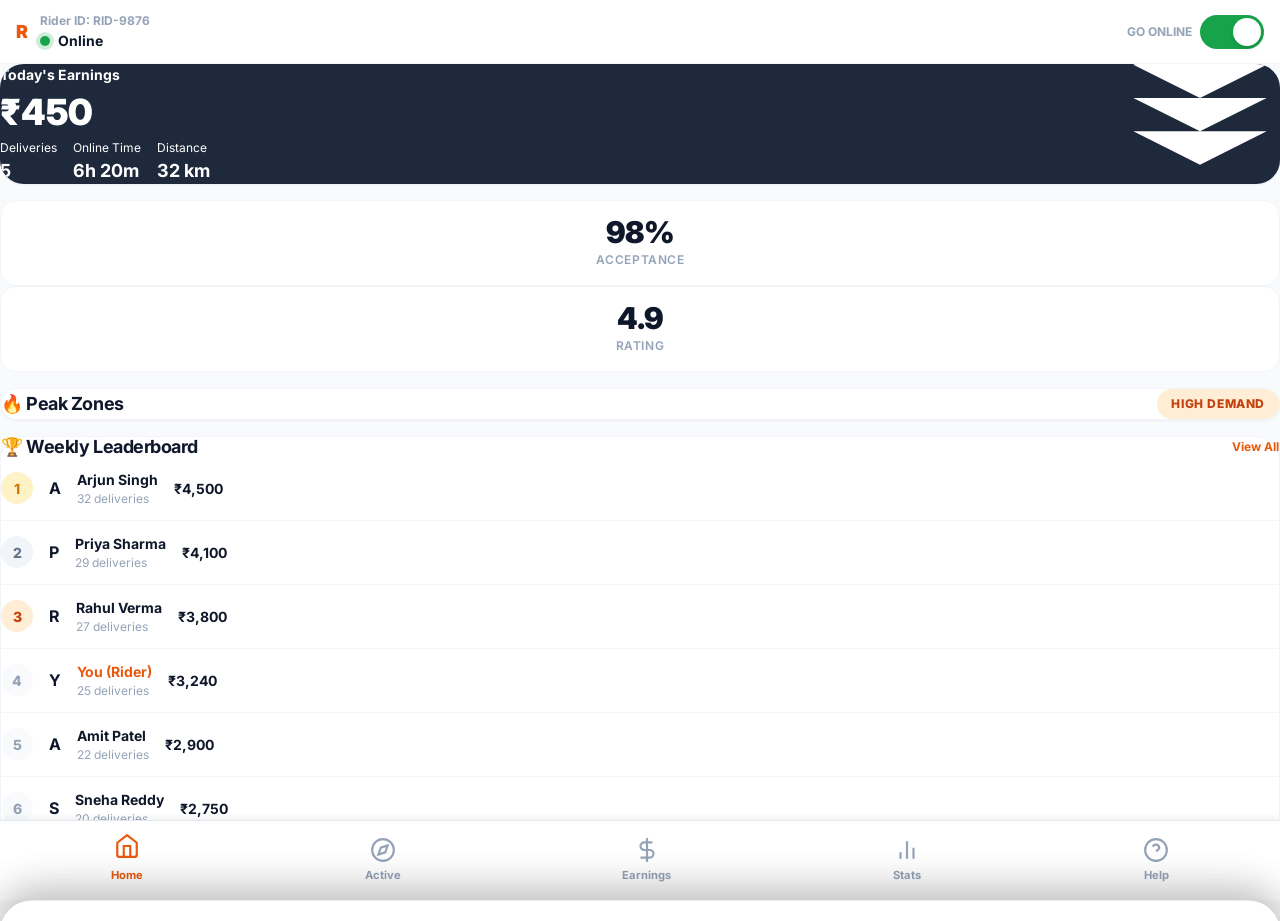
<file: rider.html>
<!DOCTYPE html>
<html lang="en">
<head>
    <meta charset="UTF-8">
    <meta name="viewport" content="width=device-width, initial-scale=1.0, maximum-scale=1.0, user-scalable=no, viewport-fit=cover">
    <meta name="theme-color" content="#ea580c">
    <meta name="apple-mobile-web-app-capable" content="yes">
    <meta name="apple-mobile-web-app-status-bar-style" content="black-translucent">
    <meta name="description" content="Local Commerce OS - Premium Rider & Delivery Partner Application">
    <title>Rider App | Local Commerce OS</title>
    
    <link rel="preconnect" href="https://fonts.googleapis.com">
    <link rel="preconnect" href="https://fonts.gstatic.com" crossorigin>
    <link href="https://fonts.googleapis.com/css2?family=Inter:wght@400;500;600;700;800;900&display=swap" rel="stylesheet">

    <style>
        /* ==========================================================================
           LOCAL COMMERCE OS - RIDER APP STYLESHEET
           High-Visibility, Mobile-First Design System for Delivery Partners
           ========================================================================== */

        /* --- 1. CSS Custom Properties (High-Vis Design Tokens) --- */
        :root {
            /* Brand Colors (High Visibility Orange/Amber for Safety & Urgency) */
            --color-primary: #ea580c;
            --color-primary-light: #f97316;
            --color-primary-dark: #c2410c;
            --color-primary-50: #fff7ed;
            --color-primary-100: #ffedd5;
            --color-primary-200: #fed7aa;
            
            /* Neutral Colors */
            --color-bg: #f8fafc;
            --color-surface: #ffffff;
            --color-surface-dark: #1e293b;
            --color-border: #e2e8f0;
            --color-border-light: #f1f5f9;
            
            /* Text Colors */
            --color-text: #0f172a;
            --color-text-secondary: #475569;
            --color-text-muted: #94a3b8;
            --color-text-inverse: #ffffff;
            
            /* Semantic Colors */
            --color-success: #16a34a;
            --color-success-bg: #dcfce7;
            --color-warning: #d97706;
            --color-warning-bg: #fef3c7;
            --color-danger: #dc2626;
            --color-danger-bg: #fee2e2;
            --color-info: #0284c7;
            --color-info-bg: #e0f2fe;

            /* Spacing Scale */
            --space-1: 0.25rem;
            --space-2: 0.5rem;
            --space-3: 0.75rem;
            --space-4: 1rem;
            --space-5: 1.25rem;
            --space-6: 1.5rem;
            --space-8: 2rem;
            --space-10: 2.5rem;
            --space-12: 3rem;

            /* Border Radius (Slightly more rounded for friendly mobile feel) */
            --radius-sm: 0.375rem;
            --radius-md: 0.5rem;
            --radius-lg: 0.75rem;
            --radius-xl: 1rem;
            --radius-2xl: 1.5rem;
            --radius-3xl: 2rem;
            --radius-full: 9999px;

            /* Shadows (Deep shadows for map overlays) */
            --shadow-sm: 0 1px 2px 0 rgba(0, 0, 0, 0.05);
            --shadow-md: 0 4px 6px -1px rgba(0, 0, 0, 0.1), 0 2px 4px -2px rgba(0, 0, 0, 0.1);
            --shadow-lg: 0 10px 15px -3px rgba(0, 0, 0, 0.1), 0 4px 6px -4px rgba(0, 0, 0, 0.1);
            --shadow-xl: 0 20px 25px -5px rgba(0, 0, 0, 0.1), 0 8px 10px -6px rgba(0, 0, 0, 0.1);
            --shadow-overlay: 0 -10px 40px rgba(0,0,0,0.15);

            /* Typography */
            --font-sans: 'Inter', system-ui, -apple-system, sans-serif;
            
            /* Transitions */
            --transition-fast: 150ms cubic-bezier(0.4, 0, 0.2, 1);
            --transition-base: 250ms cubic-bezier(0.4, 0, 0.2, 1);
            --transition-slow: 350ms cubic-bezier(0.4, 0, 0.2, 1);

            /* Layout */
            --header-height: 64px;
            --bottom-nav-height: 80px;
            --safe-area-bottom: env(safe-area-inset-bottom, 0px);
        }

        /* --- 2. Global Reset & Base --- */
        *, *::before, *::after {
            box-sizing: border-box;
            margin: 0;
            padding: 0;
            -webkit-tap-highlight-color: transparent;
        }

        html {
            font-size: 16px;
            -webkit-font-smoothing: antialiased;
            -moz-osx-font-smoothing: grayscale;
            scroll-behavior: smooth;
        }

        body {
            font-family: var(--font-sans);
            background-color: var(--color-bg);
            color: var(--color-text);
            line-height: 1.5;
            overflow-x: hidden;
            padding-bottom: calc(var(--bottom-nav-height) + var(--safe-area-bottom));
            min-height: 100vh;
        }

        /* --- 3. Typography --- */
        h1, h2, h3, h4, h5, h6 {
            font-weight: 800;
            line-height: 1.1;
            color: var(--color-text);
            letter-spacing: -0.025em;
        }
        h1 { font-size: 2.25rem; }
        h2 { font-size: 1.875rem; }
        h3 { font-size: 1.5rem; }
        h4 { font-size: 1.25rem; }
        h5 { font-size: 1.125rem; }
        h6 { font-size: 1rem; }

        p { margin-bottom: var(--space-2); color: var(--color-text-secondary); }
        .text-sm { font-size: 0.875rem; }
        .text-xs { font-size: 0.75rem; }
        .text-lg { font-size: 1.125rem; }
        .text-xl { font-size: 1.25rem; }
        .text-2xl { font-size: 1.5rem; }
        .text-3xl { font-size: 1.875rem; }
        .text-4xl { font-size: 2.25rem; }
        .font-medium { font-weight: 500; }
        .font-semibold { font-weight: 600; }
        .font-bold { font-weight: 700; }
        .font-extrabold { font-weight: 800; }
        .font-black { font-weight: 900; }
        .text-muted { color: var(--color-text-muted); }
        .text-primary { color: var(--color-primary); }
        .text-danger { color: var(--color-danger); }
        .text-success { color: var(--color-success); }
        .text-white { color: white; }
        .truncate { white-space: nowrap; overflow: hidden; text-overflow: ellipsis; }
        .line-clamp-2 {
            display: -webkit-box;
            -webkit-line-clamp: 2;
            -webkit-box-orient: vertical;
            overflow: hidden;
        }

        /* --- 4. Layout Utilities --- */
        .flex { display: flex; }
        .flex-col { flex-direction: column; }
        .flex-row { flex-direction: row; }
        .items-center { align-items: center; }
        .items-start { align-items: flex-start; }
        .items-end { align-items: flex-end; }
        .justify-between { justify-content: space-between; }
        .justify-center { justify-content: center; }
        .justify-end { justify-content: flex-end; }
        .gap-1 { gap: var(--space-1); }
        .gap-2 { gap: var(--space-2); }
        .gap-3 { gap: var(--space-3); }
        .gap-4 { gap: var(--space-4); }
        .gap-6 { gap: var(--space-6); }
        .w-full { width: 100%; }
        .h-full { height: 100%; }
        .relative { position: relative; }
        .absolute { position: absolute; }
        .fixed { position: fixed; }
        .sticky { position: sticky; }
        .top-0 { top: 0; }
        .bottom-0 { bottom: 0; }
        .left-0 { left: 0; }
        .right-0 { right: 0; }
        .z-10 { z-index: 10; }
        .z-20 { z-index: 20; }
        .z-30 { z-index: 30; }
        .z-40 { z-index: 40; }
        .z-50 { z-index: 50; }
        .z-60 { z-index: 60; }
        .z-70 { z-index: 70; }
        .hidden { display: none !important; }
        .block { display: block; }
        .overflow-hidden { overflow: hidden; }
        .overflow-y-auto { overflow-y: auto; }

        /* --- 5. Components: Cards --- */
        .card {
            background: var(--color-surface);
            border-radius: var(--radius-2xl);
            border: 1px solid var(--color-border-light);
            box-shadow: var(--shadow-sm);
            transition: all var(--transition-base);
        }
        .card-dark {
            background: var(--color-surface-dark);
            color: white;
            border: none;
        }
        .card-dark h1, .card-dark h2, .card-dark h3, .card-dark h4, .card-dark h5, .card-dark h6 { color: white; }
        .card-dark p { color: rgba(255,255,255,0.7); }

        /* --- 6. Components: Buttons (Large Touch Targets) --- */
        .btn {
            display: inline-flex;
            align-items: center;
            justify-content: center;
            gap: var(--space-2);
            padding: 1rem 1.5rem;
            border-radius: var(--radius-xl);
            font-weight: 700;
            font-size: 1rem;
            cursor: pointer;
            border: none;
            transition: all var(--transition-fast);
            user-select: none;
            text-decoration: none;
            min-height: 56px; /* Accessibility standard */
        }
        .btn:active { transform: scale(0.96); }
        .btn-primary {
            background: var(--color-primary);
            color: white;
            box-shadow: 0 4px 14px 0 rgba(234, 88, 12, 0.4);
        }
        .btn-primary:hover { background: var(--color-primary-dark); }
        .btn-success {
            background: var(--color-success);
            color: white;
            box-shadow: 0 4px 14px 0 rgba(22, 163, 74, 0.4);
        }
        .btn-danger {
            background: var(--color-danger);
            color: white;
            box-shadow: 0 4px 14px 0 rgba(220, 38, 38, 0.4);
        }
        .btn-secondary {
            background: var(--color-bg);
            color: var(--color-text);
            border: 1px solid var(--color-border);
        }
        .btn-outline {
            background: transparent;
            border: 2px solid var(--color-primary);
            color: var(--color-primary);
        }
        .btn-sm { padding: 0.75rem 1rem; font-size: 0.875rem; min-height: 40px; }
        .btn-lg { padding: 1.25rem 2rem; font-size: 1.125rem; min-height: 64px; }
        .btn-block { width: 100%; }
        .btn-icon {
            padding: 0.75rem;
            border-radius: var(--radius-full);
            background: var(--color-surface);
            border: 1px solid var(--color-border);
            min-height: auto;
            width: 48px;
            height: 48px;
        }
        .btn-icon svg { width: 24px; height: 24px; }
        .btn:disabled {
            opacity: 0.5;
            cursor: not-allowed;
            transform: none !important;
        }

        /* --- 7. Components: Badges & Status --- */
        .badge {
            display: inline-flex;
            align-items: center;
            gap: 4px;
            padding: 0.375rem 0.875rem;
            border-radius: var(--radius-full);
            font-size: 0.75rem;
            font-weight: 800;
            text-transform: uppercase;
            letter-spacing: 0.05em;
        }
        .badge-primary { background: var(--color-primary-100); color: var(--color-primary-dark); }
        .badge-success { background: var(--color-success-bg); color: var(--color-success); }
        .badge-warning { background: var(--color-warning-bg); color: var(--color-warning); }
        .badge-danger { background: var(--color-danger-bg); color: var(--color-danger); }
        
        .status-dot {
            width: 10px;
            height: 10px;
            border-radius: 50%;
            display: inline-block;
        }
        .status-dot.online { background: var(--color-success); box-shadow: 0 0 0 4px rgba(22, 163, 74, 0.2); animation: pulse-dot 2s infinite; }
        .status-dot.offline { background: var(--color-text-muted); }
        
        @keyframes pulse-dot {
            0% { box-shadow: 0 0 0 0 rgba(22, 163, 74, 0.4); }
            70% { box-shadow: 0 0 0 10px rgba(22, 163, 74, 0); }
            100% { box-shadow: 0 0 0 0 rgba(22, 163, 74, 0); }
        }

        /* --- 8. Components: App Shell & Navigation --- */
        .app-header {
            position: sticky;
            top: 0;
            z-index: 40;
            background: rgba(255, 255, 255, 0.95);
            backdrop-filter: blur(12px);
            -webkit-backdrop-filter: blur(12px);
            border-bottom: 1px solid var(--color-border-light);
            padding: var(--space-3) var(--space-4);
            display: flex;
            align-items: center;
            justify-content: space-between;
        }
        
        .bottom-nav {
            position: fixed;
            bottom: 0;
            left: 0;
            right: 0;
            background: rgba(255, 255, 255, 0.98);
            backdrop-filter: blur(12px);
            -webkit-backdrop-filter: blur(12px);
            border-top: 1px solid var(--color-border);
            display: flex;
            justify-content: space-around;
            padding: var(--space-2) 0 calc(var(--space-2) + var(--safe-area-bottom));
            z-index: 50;
            box-shadow: 0 -4px 6px -1px rgba(0, 0, 0, 0.05);
        }
        .nav-item {
            display: flex;
            flex-direction: column;
            align-items: center;
            gap: 4px;
            color: var(--color-text-muted);
            text-decoration: none;
            font-size: 0.7rem;
            font-weight: 700;
            padding: var(--space-2) var(--space-4);
            border-radius: var(--radius-xl);
            transition: all var(--transition-fast);
            position: relative;
        }
        .nav-item svg { width: 26px; height: 26px; transition: transform var(--transition-fast); }
        .nav-item.active { color: var(--color-primary); }
        .nav-item.active svg { transform: translateY(-4px); }
        .nav-badge {
            position: absolute;
            top: 0;
            right: 12px;
            background: var(--color-danger);
            color: white;
            font-size: 0.625rem;
            width: 18px;
            height: 18px;
            border-radius: 50%;
            display: flex;
            align-items: center;
            justify-content: center;
            border: 2px solid white;
            font-weight: 800;
        }

        /* --- 9. Components: Map Simulation --- */
        .map-container {
            width: 100%;
            height: 45vh;
            min-height: 300px;
            background: #e5e7eb;
            position: relative;
            overflow: hidden;
        }
        .map-bg {
            width: 100%;
            height: 100%;
            background-color: #f3f4f6;
            background-image: 
                linear-gradient(rgba(209, 213, 219, 0.5) 1px, transparent 1px),
                linear-gradient(90deg, rgba(209, 213, 219, 0.5) 1px, transparent 1px);
            background-size: 40px 40px;
        }
        .map-road {
            position: absolute;
            background: #d1d5db;
            border-radius: 4px;
        }
        .map-road.horizontal {
            height: 24px;
            width: 100%;
            top: 50%;
            transform: translateY(-50%);
        }
        .map-road.vertical {
            width: 24px;
            height: 100%;
            left: 30%;
        }
        .map-road.diagonal {
            height: 24px;
            width: 140%;
            top: 30%;
            left: -20%;
            transform: rotate(25deg);
        }
        
        .map-route-line {
            position: absolute;
            top: 50%;
            left: 15%;
            right: 15%;
            height: 6px;
            background: rgba(234, 88, 12, 0.2);
            border-radius: 3px;
            transform: translateY(-50%);
            z-index: 10;
        }
        .map-route-progress {
            height: 100%;
            background: var(--color-primary);
            border-radius: 3px;
            width: 0%;
            transition: width 1s linear;
            box-shadow: 0 0 10px rgba(234, 88, 12, 0.5);
        }
        
        .map-marker {
            position: absolute;
            top: 50%;
            transform: translate(-50%, -50%);
            z-index: 20;
            transition: left 1s linear, top 1s linear;
        }
        .map-marker.rider {
            left: 15%;
            width: 48px;
            height: 48px;
            background: var(--color-primary);
            border-radius: 50%;
            border: 4px solid white;
            box-shadow: 0 4px 12px rgba(0,0,0,0.3);
            display: flex;
            align-items: center;
            justify-content: center;
            color: white;
        }
        .map-marker.rider svg { width: 24px; height: 24px; }
        .map-marker.rider::after {
            content: '';
            position: absolute;
            width: 100%;
            height: 100%;
            border-radius: 50%;
            background: var(--color-primary);
            opacity: 0.4;
            animation: ping 2s cubic-bezier(0, 0, 0.2, 1) infinite;
        }
        @keyframes ping {
            75%, 100% { transform: scale(2); opacity: 0; }
        }
        
        .map-marker.store {
            left: 15%;
            width: 36px;
            height: 36px;
            background: var(--color-info);
            border-radius: 50% 50% 50% 0;
            transform: translate(-50%, -50%) rotate(-45deg);
            border: 3px solid white;
            box-shadow: 0 2px 8px rgba(0,0,0,0.2);
            display: flex;
            align-items: center;
            justify-content: center;
        }
        .map-marker.store svg { transform: rotate(45deg); width: 18px; height: 18px; color: white; }
        
        .map-marker.customer {
            left: 85%;
            width: 36px;
            height: 36px;
            background: var(--color-danger);
            border-radius: 50% 50% 50% 0;
            transform: translate(-50%, -50%) rotate(-45deg);
            border: 3px solid white;
            box-shadow: 0 2px 8px rgba(0,0,0,0.2);
            display: flex;
            align-items: center;
            justify-content: center;
        }
        .map-marker.customer svg { transform: rotate(45deg); width: 18px; height: 18px; color: white; }

        /* --- 10. Components: Bottom Sheets & Modals --- */
        .overlay {
            position: fixed;
            top: 0;
            left: 0;
            right: 0;
            bottom: 0;
            background: rgba(0, 0, 0, 0.5);
            backdrop-filter: blur(4px);
            z-index: 60;
            opacity: 0;
            pointer-events: none;
            transition: opacity var(--transition-base);
        }
        .overlay.active {
            opacity: 1;
            pointer-events: auto;
        }

        .bottom-sheet {
            position: fixed;
            bottom: 0;
            left: 0;
            right: 0;
            background: var(--color-surface);
            border-radius: var(--radius-3xl) var(--radius-3xl) 0 0;
            padding: var(--space-6);
            padding-bottom: calc(var(--space-6) + var(--safe-area-bottom));
            z-index: 70;
            transform: translateY(100%);
            transition: transform var(--transition-slow);
            box-shadow: var(--shadow-overlay);
            max-height: 90vh;
            overflow-y: auto;
        }
        .bottom-sheet.active {
            transform: translateY(0);
        }
        .sheet-handle {
            width: 40px;
            height: 4px;
            background: var(--color-border);
            border-radius: 2px;
            margin: 0 auto var(--space-4);
        }

        /* --- 11. Components: Specific UI Elements --- */
        .stat-box {
            background: var(--color-surface);
            border: 1px solid var(--color-border-light);
            border-radius: var(--radius-xl);
            padding: var(--space-4);
            text-align: center;
        }
        .stat-value {
            font-size: 1.875rem;
            font-weight: 900;
            color: var(--color-text);
            line-height: 1;
            margin-bottom: var(--space-1);
        }
        .stat-label {
            font-size: 0.75rem;
            font-weight: 600;
            color: var(--color-text-muted);
            text-transform: uppercase;
            letter-spacing: 0.05em;
        }

        .toggle-switch {
            position: relative;
            width: 64px;
            height: 34px;
            background: var(--color-border);
            border-radius: 99px;
            cursor: pointer;
            transition: background var(--transition-fast);
        }
        .toggle-switch.active {
            background: var(--color-success);
        }
        .toggle-switch::after {
            content: '';
            position: absolute;
            top: 3px;
            left: 3px;
            width: 28px;
            height: 28px;
            background: white;
            border-radius: 50%;
            box-shadow: var(--shadow-md);
            transition: transform var(--transition-fast);
        }
        .toggle-switch.active::after {
            transform: translateX(30px);
        }

        .otp-input-group {
            display: flex;
            gap: var(--space-3);
            justify-content: center;
            margin: var(--space-6) 0;
        }
        .otp-input {
            width: 56px;
            height: 64px;
            text-align: center;
            font-size: 1.5rem;
            font-weight: 800;
            border: 2px solid var(--color-border);
            border-radius: var(--radius-xl);
            background: var(--color-bg);
            transition: all var(--transition-fast);
        }
        .otp-input:focus {
            outline: none;
            border-color: var(--color-primary);
            background: white;
            box-shadow: 0 0 0 4px rgba(234, 88, 12, 0.1);
        }

        .leaderboard-item {
            display: flex;
            align-items: center;
            gap: var(--space-4);
            padding: var(--space-3) 0;
            border-bottom: 1px solid var(--color-border-light);
        }
        .leaderboard-item:last-child { border-bottom: none; }
        .rank-badge {
            width: 32px;
            height: 32px;
            border-radius: 50%;
            display: flex;
            align-items: center;
            justify-content: center;
            font-weight: 800;
            font-size: 0.875rem;
        }
        .rank-1 { background: #fef3c7; color: #d97706; }
        .rank-2 { background: #f1f5f9; color: #64748b; }
        .rank-3 { background: #ffedd5; color: #c2410c; }
        .rank-default { background: var(--color-bg); color: var(--color-text-muted); }

        /* --- 12. Animations --- */
        @keyframes fadeIn { from { opacity: 0; } to { opacity: 1; } }
        @keyframes slideUp { from { transform: translateY(20px); opacity: 0; } to { transform: translateY(0); opacity: 1; } }
        @keyframes shake {
            0%, 100% { transform: translateX(0); }
            10%, 30%, 50%, 70%, 90% { transform: translateX(-4px); }
            20%, 40%, 60%, 80% { transform: translateX(4px); }
        }
        .animate-fade-in { animation: fadeIn 0.3s ease forwards; }
        .animate-slide-up { animation: slideUp 0.4s cubic-bezier(0.16, 1, 0.3, 1) forwards; }
        .animate-shake { animation: shake 0.6s ease; }

        /* --- 13. View Management --- */
        .view {
            display: none;
            animation: fadeIn 0.3s ease;
        }
        .view.active { display: block; }

        /* --- 14. Scrollbar Styling --- */
        ::-webkit-scrollbar { width: 0px; background: transparent; } /* Hide scrollbars for mobile app feel */
    </style>
</head>
<body>

    <!-- ==========================================================================
         APP SHELL: HEADER
         ========================================================================== -->
    <header class="app-header">
        <div class="flex items-center gap-3">
            <div class="w-10 h-10 rounded-full bg-primary-100 flex items-center justify-center text-primary font-black text-lg border-2 border-primary-200">
                R
            </div>
            <div>
                <div class="text-xs text-muted font-bold uppercase tracking-wider">Rider ID: RID-9876</div>
                <div class="font-bold text-sm flex items-center gap-2">
                    <span class="status-dot online" id="status-dot"></span>
                    <span id="status-text">Online</span>
                </div>
            </div>
        </div>
        <div class="flex items-center gap-3">
            <div class="flex items-center gap-2 bg-bg px-3 py-2 rounded-xl border border-border">
                <span class="text-xs font-bold text-muted">GO ONLINE</span>
                <div class="toggle-switch active" id="online-toggle" onclick="toggleOnlineStatus()"></div>
            </div>
        </div>
    </header>

    <!-- ==========================================================================
         MAIN CONTENT AREA: VIEWS
         ========================================================================== -->
    <main id="app-container" class="w-full">
        
        <!-- VIEW: DASHBOARD (HOME) -->
        <div id="view-home" class="view active">
            <div class="p-4 flex flex-col gap-4">
                
                <!-- Today's Earnings Hero -->
                <div class="card card-dark p-6 relative overflow-hidden">
                    <div class="relative z-10">
                        <div class="text-sm font-bold uppercase tracking-wider opacity-70 mb-1">Today's Earnings</div>
                        <div class="text-4xl font-black mb-4" id="today-earnings">₹450</div>
                        <div class="flex gap-4">
                            <div>
                                <div class="text-xs opacity-70">Deliveries</div>
                                <div class="text-lg font-bold">5</div>
                            </div>
                            <div>
                                <div class="text-xs opacity-70">Online Time</div>
                                <div class="text-lg font-bold">6h 20m</div>
                            </div>
                            <div>
                                <div class="text-xs opacity-70">Distance</div>
                                <div class="text-lg font-bold">32 km</div>
                            </div>
                        </div>
                    </div>
                    <div class="absolute right-0 bottom-0 opacity-10 transform translate-x-4 translate-y-4">
                        <svg width="160" height="160" viewBox="0 0 24 24" fill="currentColor"><path d="M12 2L2 7l10 5 10-5-10-5zM2 17l10 5 10-5M2 12l10 5 10-5"/></svg>
                    </div>
                </div>

                <!-- Quick Stats Grid -->
                <div class="grid grid-cols-2 gap-3">
                    <div class="stat-box">
                        <div class="stat-value text-success">98%</div>
                        <div class="stat-label">Acceptance</div>
                    </div>
                    <div class="stat-box">
                        <div class="stat-value text-primary">4.9</div>
                        <div class="stat-label">Rating</div>
                    </div>
                </div>

                <!-- Peak Zones / Heatmap Placeholder -->
                <div class="card p-4">
                    <div class="flex justify-between items-center mb-3">
                        <h3 class="font-bold text-lg">🔥 Peak Zones</h3>
                        <span class="badge badge-primary">High Demand</span>
                    </div>
                    <div class="w-full h-40 rounded-xl overflow-hidden relative" style="background: linear-gradient(135deg, #fff7ed 0%, #ffedd5 50%, #fed7aa 100%);">
                        <div class="absolute inset-0 flex items-center justify-center">
                            <div class="text-center">
                                <div class="text-3xl mb-2">🗺️</div>
                                <div class="font-bold text-primary-dark">Koramangala & Indiranagar</div>
                                <div class="text-xs text-muted">Surge pricing active: +1.5x</div>
                            </div>
                        </div>
                        <!-- Simulated Heatmap blobs -->
                        <div class="absolute w-24 h-24 rounded-full bg-red-400 opacity-30 blur-xl" style="top: 20%; left: 30%;"></div>
                        <div class="absolute w-32 h-32 rounded-full bg-orange-400 opacity-30 blur-xl" style="top: 40%; left: 60%;"></div>
                    </div>
                </div>

                <!-- Leaderboard -->
                <div class="card p-4">
                    <div class="flex justify-between items-center mb-3">
                        <h3 class="font-bold text-lg">🏆 Weekly Leaderboard</h3>
                        <span class="text-xs text-primary font-bold">View All</span>
                    </div>
                    <div id="leaderboard-list">
                        <!-- Populated by JS -->
                    </div>
                </div>

            </div>
        </div>

        <!-- VIEW: ACTIVE DELIVERY -->
        <div id="view-active" class="view">
            <!-- Map Area -->
            <div class="map-container">
                <div class="map-bg"></div>
                <div class="map-road horizontal"></div>
                <div class="map-road vertical"></div>
                <div class="map-road diagonal"></div>
                
                <div class="map-route-line">
                    <div class="map-route-progress" id="route-progress"></div>
                </div>
                
                <div class="map-marker store">
                    <svg viewBox="0 0 24 24" fill="none" stroke="currentColor" stroke-width="2"><path d="M3 9l9-7 9 7v11a2 2 0 0 1-2 2H5a2 2 0 0 1-2-2z"></path></svg>
                </div>
                <div class="map-marker customer">
                    <svg viewBox="0 0 24 24" fill="none" stroke="currentColor" stroke-width="2"><path d="M21 10c0 7-9 13-9 13s-9-6-9-13a9 9 0 0 1 18 0z"></path><circle cx="12" cy="10" r="3"></circle></svg>
                </div>
                <div class="map-marker rider" id="rider-marker">
                    <svg viewBox="0 0 24 24" fill="none" stroke="currentColor" stroke-width="2"><circle cx="12" cy="12" r="10"></circle><polygon points="16.24 7.76 14.12 14.12 7.76 16.24 9.88 9.88 16.24 7.76"></polygon></svg>
                </div>
            </div>

            <!-- Delivery Details Sheet -->
            <div class="p-4 -mt-8 relative z-10 bg-bg rounded-t-3xl" style="min-height: 50vh;">
                <div class="flex justify-between items-start mb-4">
                    <div>
                        <div class="text-xs text-muted font-bold uppercase tracking-wider mb-1">Order #<span id="active-order-id">ORD-9921</span></div>
                        <h2 class="text-2xl font-black">QuickMart Store</h2>
                        <p class="text-sm text-muted">12th Cross, Koramangala</p>
                    </div>
                    <div class="text-right">
                        <div class="text-2xl font-black text-primary">₹45</div>
                        <div class="text-xs text-success font-bold">+ ₹10 Tip</div>
                    </div>
                </div>

                <div class="card p-4 mb-4">
                    <div class="flex items-center gap-3 mb-3">
                        <div class="w-10 h-10 rounded-full bg-primary-100 flex items-center justify-center text-primary">
                            <svg width="20" height="20" viewBox="0 0 24 24" fill="none" stroke="currentColor" stroke-width="2"><path d="M20 21v-2a4 4 0 0 0-4-4H8a4 4 0 0 0-4 4v2"></path><circle cx="12" cy="7" r="4"></circle></svg>
                        </div>
                        <div class="flex-1">
                            <div class="font-bold">Nitish Kumar</div>
                            <div class="text-xs text-muted">Home, 12th Cross, Bangalore</div>
                        </div>
                        <button class="btn-icon" style="background: var(--color-success-bg); color: var(--color-success); border: none;">
                            <svg viewBox="0 0 24 24" fill="none" stroke="currentColor" stroke-width="2"><path d="M22 16.92v3a2 2 0 0 1-2.18 2 19.79 19.79 0 0 1-8.63-3.07 19.5 19.5 0 0 1-6-6 19.79 19.79 0 0 1-3.07-8.67A2 2 0 0 1 4.11 2h3a2 2 0 0 1 2 1.72 12.84 12.84 0 0 0 .7 2.81 2 2 0 0 1-.45 2.11L8.09 9.91a16 16 0 0 0 6 6l1.27-1.27a2 2 0 0 1 2.11-.45 12.84 12.84 0 0 0 2.81.7A2 2 0 0 1 22 16.92z"></path></svg>
                        </button>
                    </div>
                    <div class="flex gap-2">
                        <div class="flex-1 bg-bg p-3 rounded-xl text-center">
                            <div class="text-xs text-muted font-bold">Distance</div>
                            <div class="font-bold">2.4 km</div>
                        </div>
                        <div class="flex-1 bg-bg p-3 rounded-xl text-center">
                            <div class="text-xs text-muted font-bold">ETA</div>
                            <div class="font-bold">12 mins</div>
                        </div>
                        <div class="flex-1 bg-bg p-3 rounded-xl text-center">
                            <div class="text-xs text-muted font-bold">Items</div>
                            <div class="font-bold">3</div>
                        </div>
                    </div>
                </div>

                <div class="flex flex-col gap-3">
                    <button class="btn btn-primary btn-lg btn-block" id="action-btn" onclick="handleDeliveryAction()">
                        <svg width="24" height="24" viewBox="0 0 24 24" fill="none" stroke="currentColor" stroke-width="2"><path d="M20 6L9 17l-5-5"></path></svg>
                        Arrived at Store
                    </button>
                    <button class="btn btn-secondary btn-block">
                        <svg width="20" height="20" viewBox="0 0 24 24" fill="none" stroke="currentColor" stroke-width="2"><circle cx="12" cy="12" r="10"></circle><line x1="12" y1="8" x2="12" y2="12"></line><line x1="12" y1="16" x2="12.01" y2="16"></line></svg>
                        Report Issue
                    </button>
                </div>
            </div>
        </div>

        <!-- VIEW: EARNINGS -->
        <div id="view-earnings" class="view">
            <div class="p-4 flex flex-col gap-4">
                <h2 class="font-black text-2xl">Earnings</h2>
                
                <!-- Earnings Summary Cards -->
                <div class="grid grid-cols-2 gap-3">
                    <div class="card p-4">
                        <div class="text-xs text-muted font-bold uppercase mb-1">Today</div>
                        <div class="text-2xl font-black">₹450</div>
                        <div class="text-xs text-success font-bold mt-1">↑ 12% vs yesterday</div>
                    </div>
                    <div class="card p-4">
                        <div class="text-xs text-muted font-bold uppercase mb-1">This Week</div>
                        <div class="text-2xl font-black">₹3,240</div>
                        <div class="text-xs text-success font-bold mt-1">↑ 8% vs last week</div>
                    </div>
                    <div class="card p-4">
                        <div class="text-xs text-muted font-bold uppercase mb-1">This Month</div>
                        <div class="text-2xl font-black">₹14,500</div>
                        <div class="text-xs text-muted font-bold mt-1">Target: ₹20,000</div>
                    </div>
                    <div class="card p-4">
                        <div class="text-xs text-muted font-bold uppercase mb-1">Tips Earned</div>
                        <div class="text-2xl font-black text-primary">₹1,240</div>
                        <div class="text-xs text-muted font-bold mt-1">Avg ₹45/delivery</div>
                    </div>
                </div>

                <!-- Wallet & Payout -->
                <div class="card card-dark p-6">
                    <div class="flex justify-between items-center mb-4">
                        <div>
                            <div class="text-sm opacity-70 mb-1">Wallet Balance</div>
                            <div class="text-3xl font-black" id="wallet-balance">₹450</div>
                        </div>
                        <button class="btn btn-primary btn-sm">Withdraw</button>
                    </div>
                    <div class="w-full bg-white/20 rounded-full h-2 mb-2">
                        <div class="bg-primary h-2 rounded-full" style="width: 60%"></div>
                    </div>
                    <div class="text-xs opacity-70">Next auto-payout: Tomorrow, 10:00 AM</div>
                </div>

                <!-- Transaction History -->
                <div class="card p-4">
                    <h3 class="font-bold text-lg mb-3">Recent Transactions</h3>
                    <div id="transactions-list" class="flex flex-col gap-3">
                        <!-- Populated by JS -->
                    </div>
                </div>
            </div>
        </div>

        <!-- VIEW: PERFORMANCE -->
        <div id="view-performance" class="view">
            <div class="p-4 flex flex-col gap-4">
                <h2 class="font-black text-2xl">Performance</h2>
                
                <!-- Level Card -->
                <div class="card p-6 text-center" style="background: linear-gradient(135deg, #fff7ed 0%, #ffedd5 100%); border: none;">
                    <div class="w-20 h-20 mx-auto rounded-full bg-primary flex items-center justify-center text-white text-3xl mb-3 shadow-lg">
                        🏅
                    </div>
                    <h3 class="text-xl font-black text-primary-dark">Gold Partner</h3>
                    <p class="text-sm text-muted mb-4">You are in the top 10% of riders in your city!</p>
                    <div class="w-full bg-white rounded-full h-3 mb-2">
                        <div class="bg-primary h-3 rounded-full" style="width: 75%"></div>
                    </div>
                    <div class="text-xs font-bold text-primary-dark">2,500 / 3,000 points to Platinum</div>
                </div>

                <!-- Stats Grid -->
                <div class="grid grid-cols-2 gap-3">
                    <div class="stat-box">
                        <div class="stat-value text-success">98%</div>
                        <div class="stat-label">Acceptance Rate</div>
                    </div>
                    <div class="stat-box">
                        <div class="stat-value text-danger">2%</div>
                        <div class="stat-label">Cancellation</div>
                    </div>
                    <div class="stat-box">
                        <div class="stat-value text-primary">4.9</div>
                        <div class="stat-label">Customer Rating</div>
                    </div>
                    <div class="stat-box">
                        <div class="stat-value text-info">Fast</div>
                        <div class="stat-label">Avg Speed</div>
                    </div>
                </div>

                <!-- Badges -->
                <div class="card p-4">
                    <h3 class="font-bold text-lg mb-3">Badges Earned</h3>
                    <div class="flex flex-wrap gap-3">
                        <div class="flex flex-col items-center gap-1">
                            <div class="w-14 h-14 rounded-2xl bg-yellow-100 flex items-center justify-center text-2xl">⚡</div>
                            <span class="text-xs font-bold">Speedster</span>
                        </div>
                        <div class="flex flex-col items-center gap-1">
                            <div class="w-14 h-14 rounded-2xl bg-blue-100 flex items-center justify-center text-2xl">💯</div>
                            <span class="text-xs font-bold">100 Orders</span>
                        </div>
                        <div class="flex flex-col items-center gap-1">
                            <div class="w-14 h-14 rounded-2xl bg-green-100 flex items-center justify-center text-2xl">⭐</div>
                            <span class="text-xs font-bold">5-Star</span>
                        </div>
                        <div class="flex flex-col items-center gap-1">
                            <div class="w-14 h-14 rounded-2xl bg-purple-100 flex items-center justify-center text-2xl">🌧️</div>
                            <span class="text-xs font-bold">Rain Hero</span>
                        </div>
                        <div class="flex flex-col items-center gap-1">
                            <div class="w-14 h-14 rounded-2xl bg-gray-100 flex items-center justify-center text-2xl opacity-50">🔒</div>
                            <span class="text-xs font-bold text-muted">Locked</span>
                        </div>
                    </div>
                </div>
            </div>
        </div>

        <!-- VIEW: SUPPORT -->
        <div id="view-support" class="view">
            <div class="p-4 flex flex-col gap-4">
                <h2 class="font-black text-2xl">Support</h2>
                
                <!-- SOS Button -->
                <div class="card p-6 text-center" style="background: linear-gradient(135deg, #fee2e2 0%, #fecaca 100%); border: none;">
                    <div class="w-16 h-16 mx-auto rounded-full bg-danger flex items-center justify-center text-white text-2xl mb-3 shadow-lg animate-pulse">
                        🆘
                    </div>
                    <h3 class="text-xl font-black text-danger">Emergency SOS</h3>
                    <p class="text-sm text-muted mb-4">Tap to alert authorities and support team immediately.</p>
                    <button class="btn btn-danger btn-lg btn-block">Trigger SOS</button>
                </div>

                <!-- Support Options -->
                <div class="flex flex-col gap-3">
                    <button class="card card-interactive p-4 flex items-center gap-4">
                        <div class="w-12 h-12 rounded-xl bg-primary-100 flex items-center justify-center text-primary">
                            <svg width="24" height="24" viewBox="0 0 24 24" fill="none" stroke="currentColor" stroke-width="2"><path d="M22 16.92v3a2 2 0 0 1-2.18 2 19.79 19.79 0 0 1-8.63-3.07 19.5 19.5 0 0 1-6-6 19.79 19.79 0 0 1-3.07-8.67A2 2 0 0 1 4.11 2h3a2 2 0 0 1 2 1.72 12.84 12.84 0 0 0 .7 2.81 2 2 0 0 1-.45 2.11L8.09 9.91a16 16 0 0 0 6 6l1.27-1.27a2 2 0 0 1 2.11-.45 12.84 12.84 0 0 0 2.81.7A2 2 0 0 1 22 16.92z"></path></svg>
                        </div>
                        <div class="flex-1 text-left">
                            <div class="font-bold">Call Support</div>
                            <div class="text-xs text-muted">24/7 Rider Helpline</div>
                        </div>
                        <svg width="20" height="20" viewBox="0 0 24 24" fill="none" stroke="var(--color-text-muted)" stroke-width="2"><path d="M9 18l6-6-6-6"/></svg>
                    </button>
                    <button class="card card-interactive p-4 flex items-center gap-4">
                        <div class="w-12 h-12 rounded-xl bg-info-bg flex items-center justify-center text-info">
                            <svg width="24" height="24" viewBox="0 0 24 24" fill="none" stroke="currentColor" stroke-width="2"><path d="M21 15a2 2 0 0 1-2 2H7l-4 4V5a2 2 0 0 1 2-2h14a2 2 0 0 1 2 2z"></path></svg>
                        </div>
                        <div class="flex-1 text-left">
                            <div class="font-bold">Chat with Support</div>
                            <div class="text-xs text-muted">Avg response time: 2 mins</div>
                        </div>
                        <svg width="20" height="20" viewBox="0 0 24 24" fill="none" stroke="var(--color-text-muted)" stroke-width="2"><path d="M9 18l6-6-6-6"/></svg>
                    </button>
                    <button class="card card-interactive p-4 flex items-center gap-4">
                        <div class="w-12 h-12 rounded-xl bg-warning-bg flex items-center justify-center text-warning">
                            <svg width="24" height="24" viewBox="0 0 24 24" fill="none" stroke="currentColor" stroke-width="2"><circle cx="12" cy="12" r="10"></circle><path d="M9.09 9a3 3 0 0 1 5.83 1c0 2-3 3-3 3"></path><line x1="12" y1="17" x2="12.01" y2="17"></line></svg>
                        </div>
                        <div class="flex-1 text-left">
                            <div class="font-bold">FAQs & Help Center</div>
                            <div class="text-xs text-muted">Find quick answers</div>
                        </div>
                        <svg width="20" height="20" viewBox="0 0 24 24" fill="none" stroke="var(--color-text-muted)" stroke-width="2"><path d="M9 18l6-6-6-6"/></svg>
                    </button>
                </div>
            </div>
        </div>

    </main>

    <!-- ==========================================================================
         BOTTOM SHEETS & OVERLAYS
         ========================================================================== -->
         
    <!-- Overlay -->
    <div class="overlay" id="overlay" onclick="closeAllSheets()"></div>

    <!-- Bottom Sheet: New Order Request -->
    <div class="bottom-sheet" id="sheet-new-order">
        <div class="sheet-handle"></div>
        <div class="text-center mb-4">
            <div class="w-16 h-16 mx-auto rounded-full bg-primary-100 flex items-center justify-center text-primary mb-3 animate-pulse">
                <svg width="32" height="32" viewBox="0 0 24 24" fill="none" stroke="currentColor" stroke-width="2"><path d="M6 2L3 6v14a2 2 0 0 0 2 2h14a2 2 0 0 0 2-2V6l-3-4z"></path><line x1="3" y1="6" x2="21" y2="6"></line><path d="M16 10a4 4 0 0 1-8 0"></path></svg>
            </div>
            <h2 class="text-2xl font-black">New Delivery Request!</h2>
            <p class="text-sm text-muted">Accept within <span id="request-timer" class="text-danger font-bold">30</span>s</p>
        </div>

        <div class="card p-4 mb-4 bg-bg border-none">
            <div class="flex justify-between items-start mb-3">
                <div>
                    <div class="text-xs text-muted font-bold">Order #<span id="req-order-id">ORD-9921</span></div>
                    <div class="font-bold text-lg">QuickMart Store</div>
                    <div class="text-xs text-muted">12th Cross, Koramangala</div>
                </div>
                <div class="text-right">
                    <div class="text-xl font-black text-primary">₹45</div>
                    <div class="text-xs text-success font-bold">+ ₹10 Tip</div>
                </div>
            </div>
            <div class="flex items-center gap-2 text-sm">
                <svg width="16" height="16" viewBox="0 0 24 24" fill="none" stroke="currentColor" stroke-width="2"><path d="M21 10c0 7-9 13-9 13s-9-6-9-13a9 9 0 0 1 18 0z"></path><circle cx="12" cy="10" r="3"></circle></svg>
                <span class="text-muted">Drop-off: 2.4 km away</span>
                <span class="font-bold">~12 mins</span>
            </div>
        </div>

        <div class="flex gap-3">
            <button class="btn btn-secondary flex-1" onclick="rejectOrder()">Reject</button>
            <button class="btn btn-success flex-1" onclick="acceptOrder()">Accept</button>
        </div>
    </div>

    <!-- Bottom Sheet: OTP Verification -->
    <div class="bottom-sheet" id="sheet-otp">
        <div class="sheet-handle"></div>
        <div class="text-center mb-4">
            <h2 class="text-2xl font-black">Enter Customer OTP</h2>
            <p class="text-sm text-muted">Ask the customer for the 4-digit code to hand over the order.</p>
        </div>

        <div class="otp-input-group">
            <input type="text" class="otp-input" maxlength="1" id="otp-1" oninput="moveFocus(this, 'otp-2')">
            <input type="text" class="otp-input" maxlength="1" id="otp-2" oninput="moveFocus(this, 'otp-3')">
            <input type="text" class="otp-input" maxlength="1" id="otp-3" oninput="moveFocus(this, 'otp-4')">
            <input type="text" class="otp-input" maxlength="1" id="otp-4" oninput="verifyOTP()">
        </div>

        <div class="text-center text-xs text-muted mb-4">
            Demo OTP: <span class="font-bold text-primary">1234</span>
        </div>

        <button class="btn btn-primary btn-lg btn-block" onclick="verifyOTP()">Confirm & Complete Delivery</button>
    </div>

    <!-- Bottom Navigation -->
    <nav class="bottom-nav">
        <a href="#" class="nav-item active" data-view="home" onclick="router.navigate('home')">
            <svg viewBox="0 0 24 24" fill="none" stroke="currentColor" stroke-width="2"><path d="M3 9l9-7 9 7v11a2 2 0 0 1-2 2H5a2 2 0 0 1-2-2z"></path><polyline points="9 22 9 12 15 12 15 22"></polyline></svg>
            <span>Home</span>
        </a>
        <a href="#" class="nav-item" data-view="active" onclick="router.navigate('active')">
            <svg viewBox="0 0 24 24" fill="none" stroke="currentColor" stroke-width="2"><circle cx="12" cy="12" r="10"></circle><polygon points="16.24 7.76 14.12 14.12 7.76 16.24 9.88 9.88 16.24 7.76"></polygon></svg>
            <span>Active</span>
            <span id="nav-active-badge" class="nav-badge hidden">1</span>
        </a>
        <a href="#" class="nav-item" data-view="earnings" onclick="router.navigate('earnings')">
            <svg viewBox="0 0 24 24" fill="none" stroke="currentColor" stroke-width="2"><line x1="12" y1="1" x2="12" y2="23"></line><path d="M17 5H9.5a3.5 3.5 0 0 0 0 7h5a3.5 3.5 0 0 1 0 7H6"></path></svg>
            <span>Earnings</span>
        </a>
        <a href="#" class="nav-item" data-view="performance" onclick="router.navigate('performance')">
            <svg viewBox="0 0 24 24" fill="none" stroke="currentColor" stroke-width="2"><path d="M18 20V10M12 20V4M6 20v-6"></path></svg>
            <span>Stats</span>
        </a>
        <a href="#" class="nav-item" data-view="support" onclick="router.navigate('support')">
            <svg viewBox="0 0 24 24" fill="none" stroke="currentColor" stroke-width="2"><circle cx="12" cy="12" r="10"></circle><path d="M9.09 9a3 3 0 0 1 5.83 1c0 2-3 3-3 3"></path><line x1="12" y1="17" x2="12.01" y2="17"></line></svg>
            <span>Help</span>
        </a>
    </nav>

    <!-- ==========================================================================
         JAVASCRIPT: RIDER LOGIC & STATE SYNC
         ========================================================================== -->
    <script>
        /**
         * LOCAL COMMERCE OS - RIDER APP CONTROLLER
         * Handles UI rendering, delivery lifecycle, map simulation, and real-time sync.
         */

        // --- 1. MOCK DATA (Rider Specific) ---
        const riderDB = {
            leaderboard: [
                { name: 'Arjun Singh', deliveries: 32, earnings: 4500, rank: 1 },
                { name: 'Priya Sharma', deliveries: 29, earnings: 4100, rank: 2 },
                { name: 'Rahul Verma', deliveries: 27, earnings: 3800, rank: 3 },
                { name: 'You (Rider)', deliveries: 25, earnings: 3240, rank: 4, isUser: true },
                { name: 'Amit Patel', deliveries: 22, earnings: 2900, rank: 5 },
                { name: 'Sneha Reddy', deliveries: 20, earnings: 2750, rank: 6 },
            ],
            transactions: [
                { id: 'TXN-R-001', desc: 'Delivery #ORD9921', amount: 45, type: 'credit', time: '10:45 AM' },
                { id: 'TXN-R-002', desc: 'Tip from Nitish Kumar', amount: 10, type: 'credit', time: '10:45 AM' },
                { id: 'TXN-R-003', desc: 'Delivery #ORD8832', amount: 50, type: 'credit', time: '09:30 AM' },
                { id: 'TXN-R-004', desc: 'Withdrawal to Bank', amount: -1000, type: 'debit', time: 'Yesterday' },
                { id: 'TXN-R-005', desc: 'Surge Bonus (Rain)', amount: 150, type: 'credit', time: 'Yesterday' },
            ]
        };

        // --- 2. STATE & LIFECYCLE MANAGEMENT ---
        let isOnline = true;
        let currentDeliveryState = 'idle'; // idle, requested, picked_up, delivering, completed
        let requestTimerInterval = null;
        let mapAnimationInterval = null;

        function initRiderState() {
            // Ensure global state exists
            if (!window.state) {
                window.state = JSON.parse(localStorage.getItem('lcos_state')) || {
                    orders: [], currentOrderId: null, riderAssigned: null, stats: {}, wallet: { riderBalance: 450 }
                };
            }

            // Listen for BroadcastChannel messages
            if (typeof window.channel !== 'undefined') {
                window.channel.onmessage = (event) => {
                    window.state = event.data;
                    checkForNewRequests(window.state);
                    updateUI(window.state);
                };
            } else {
                // Fallback polling
                setInterval(() => {
                    const stored = JSON.parse(localStorage.getItem('lcos_state'));
                    if (stored && JSON.stringify(stored) !== JSON.stringify(window.state)) {
                        window.state = stored;
                        checkForNewRequests(window.state);
                        updateUI(window.state);
                    }
                }, 1000);
            }

            // Initial render
            updateUI(window.state);
            renderLeaderboard();
            renderTransactions();
        }

        function checkForNewRequests(state) {
            // If an order is assigned to a rider, and we are online, show the request sheet
            if (isOnline && state.riderAssigned && currentDeliveryState === 'idle') {
                const order = state.orders.find(o => o.id === state.riderAssigned);
                if (order && order.status === 'assigned') {
                    showNewOrderRequest(order);
                }
            }
            
            // If order is delivered, reset state
            if (state.riderAssigned) {
                const order = state.orders.find(o => o.id === state.riderAssigned);
                if (order && order.status === 'delivered' && currentDeliveryState !== 'completed') {
                    completeDelivery();
                }
            }
        }

        // --- 3. UI UPDATE ENGINE ---
        function updateUI(state) {
            // Update wallet balance
            document.getElementById('wallet-balance').textContent = `₹${state.wallet?.riderBalance || 450}`;
            
            // Update active badge
            const hasActiveOrder = state.riderAssigned && currentDeliveryState !== 'idle' && currentDeliveryState !== 'completed';
            const badge = document.getElementById('nav-active-badge');
            if (hasActiveOrder) {
                badge.classList.remove('hidden');
            } else {
                badge.classList.add('hidden');
            }
        }

        // --- 4. DELIVERY LIFECYCLE ACTIONS ---
        function showNewOrderRequest(order) {
            currentDeliveryState = 'requested';
            document.getElementById('req-order-id').textContent = order.id;
            
            // Show sheet
            document.getElementById('overlay').classList.add('active');
            document.getElementById('sheet-new-order').classList.add('active');
            
            // Start timer
            let timeLeft = 30;
            const timerEl = document.getElementById('request-timer');
            timerEl.textContent = timeLeft;
            
            clearInterval(requestTimerInterval);
            requestTimerInterval = setInterval(() => {
                timeLeft--;
                timerEl.textContent = timeLeft;
                if (timeLeft <= 0) {
                    clearInterval(requestTimerInterval);
                    rejectOrder();
                }
            }, 1000);
        }

        function acceptOrder() {
            clearInterval(requestTimerInterval);
            closeAllSheets();
            currentDeliveryState = 'picked_up'; // Simplified for demo
            
            // Update global state
            if (typeof window.riderAcceptOrder === 'function') {
                window.riderAcceptOrder();
            }
            
            // Switch to active view
            router.navigate('active');
            startMapAnimation();
            
            // Update action button
            document.getElementById('action-btn').innerHTML = `
                <svg width="24" height="24" viewBox="0 0 24 24" fill="none" stroke="currentColor" stroke-width="2"><path d="M20 6L9 17l-5-5"></path></svg>
                Arrived at Customer
            `;
        }

        function rejectOrder() {
            clearInterval(requestTimerInterval);
            closeAllSheets();
            currentDeliveryState = 'idle';
            
            // Optional: notify state that rider rejected (not implemented in basic state.js, but good for UX)
        }

        function handleDeliveryAction() {
            const btn = document.getElementById('action-btn');
            if (currentDeliveryState === 'picked_up') {
                // Simulate arriving at customer
                currentDeliveryState = 'delivering';
                btn.innerHTML = `
                    <svg width="24" height="24" viewBox="0 0 24 24" fill="none" stroke="currentColor" stroke-width="2"><rect x="3" y="11" width="18" height="11" rx="2" ry="2"></rect><path d="M7 11V7a5 5 0 0 1 10 0v4"></path></svg>
                    Enter OTP to Complete
                `;
                btn.onclick = () => {
                    document.getElementById('overlay').classList.add('active');
                    document.getElementById('sheet-otp').classList.add('active');
                    document.getElementById('otp-1').focus();
                };
            }
        }

        function verifyOTP() {
            const otp = ['otp-1', 'otp-2', 'otp-3', 'otp-4'].map(id => document.getElementById(id).value).join('');
            if (otp === '1234' || otp.length === 4) { // Accept any 4 digits for demo ease, or strictly 1234
                closeAllSheets();
                completeDelivery();
            } else {
                document.querySelector('.otp-input-group').classList.add('animate-shake');
                setTimeout(() => document.querySelector('.otp-input-group').classList.remove('animate-shake'), 600);
            }
        }

        function completeDelivery() {
            currentDeliveryState = 'completed';
            
            // Show success feedback
            const btn = document.getElementById('action-btn');
            btn.innerHTML = `✅ Delivery Completed`;
            btn.disabled = true;
            btn.classList.remove('btn-primary');
            btn.classList.add('btn-success');
            
            // Clear map animation
            clearInterval(mapAnimationInterval);
            
            // Reset to idle after a moment
            setTimeout(() => {
                currentDeliveryState = 'idle';
                btn.disabled = false;
                btn.classList.remove('btn-success');
                btn.classList.add('btn-primary');
                btn.innerHTML = `
                    <svg width="24" height="24" viewBox="0 0 24 24" fill="none" stroke="currentColor" stroke-width="2"><path d="M20 6L9 17l-5-5"></path></svg>
                    Arrived at Store
                `;
                btn.onclick = handleDeliveryAction;
                router.navigate('home');
            }, 3000);
        }

        // --- 5. MAP ANIMATION ---
        function startMapAnimation() {
            const marker = document.getElementById('rider-marker');
            const progress = document.getElementById('route-progress');
            let pos = 15; // Start at 15%
            
            clearInterval(mapAnimationInterval);
            mapAnimationInterval = setInterval(() => {
                pos += 1;
                if (pos > 85) pos = 85; // Stop at customer
                
                marker.style.left = `${pos}%`;
                progress.style.width = `${((pos - 15) / 70) * 100}%`;
            }, 500);
        }

        // --- 6. UI RENDERING (Leaderboard & Transactions) ---
        function renderLeaderboard() {
            const container = document.getElementById('leaderboard-list');
            container.innerHTML = riderDB.leaderboard.map(user => {
                let rankClass = 'rank-default';
                if (user.rank === 1) rankClass = 'rank-1';
                else if (user.rank === 2) rankClass = 'rank-2';
                else if (user.rank === 3) rankClass = 'rank-3';
                
                return `
                    <div class="leaderboard-item ${user.isUser ? 'bg-primary-50 -mx-4 px-4 rounded-xl border border-primary-100' : ''}">
                        <div class="rank-badge ${rankClass}">${user.rank}</div>
                        <div class="w-10 h-10 rounded-full bg-gray-200 overflow-hidden flex items-center justify-center font-bold text-gray-500">
                            ${user.name.charAt(0)}
                        </div>
                        <div class="flex-1">
                            <div class="font-bold text-sm ${user.isUser ? 'text-primary' : ''}">${user.name}</div>
                            <div class="text-xs text-muted">${user.deliveries} deliveries</div>
                        </div>
                        <div class="text-right">
                            <div class="font-bold text-sm">₹${user.earnings.toLocaleString()}</div>
                        </div>
                    </div>
                `;
            }).join('');
        }

        function renderTransactions() {
            const container = document.getElementById('transactions-list');
            container.innerHTML = riderDB.transactions.map(tx => `
                <div class="flex items-center justify-between p-3 bg-bg rounded-xl">
                    <div class="flex items-center gap-3">
                        <div class="w-10 h-10 rounded-full flex items-center justify-center ${tx.type === 'credit' ? 'bg-success-bg text-success' : 'bg-danger-bg text-danger'}">
                            <svg width="20" height="20" viewBox="0 0 24 24" fill="none" stroke="currentColor" stroke-width="2">
                                ${tx.type === 'credit' ? '<path d="M12 19V5M5 12l7-7 7 7"/>' : '<path d="M12 5v14M19 12l-7 7-7-7"/>'}
                            </svg>
                        </div>
                        <div>
                            <div class="font-semibold text-sm">${tx.desc}</div>
                            <div class="text-xs text-muted">${tx.time}</div>
                        </div>
                    </div>
                    <div class="font-bold ${tx.type === 'credit' ? 'text-success' : 'text-danger'}">
                        ${tx.type === 'credit' ? '+' : ''}₹${tx.amount}
                    </div>
                </div>
            `).join('');
        }

        // --- 7. UTILITIES ---
        function toggleOnlineStatus() {
            isOnline = !isOnline;
            const toggle = document.getElementById('online-toggle');
            const dot = document.getElementById('status-dot');
            const text = document.getElementById('status-text');
            
            toggle.classList.toggle('active', isOnline);
            dot.classList.toggle('online', isOnline);
            dot.classList.toggle('offline', !isOnline);
            text.textContent = isOnline ? 'Online' : 'Offline';
        }

        function closeAllSheets() {
            document.getElementById('overlay').classList.remove('active');
            document.querySelectorAll('.bottom-sheet').forEach(sheet => sheet.classList.remove('active'));
        }

        function moveFocus(current, nextId) {
            if (current.value.length === 1) {
                document.getElementById(nextId)?.focus();
            }
        }

        // --- 8. ROUTER ---
        const router = {
            navigate: (viewId) => {
                document.querySelectorAll('.view').forEach(el => el.classList.remove('active'));
                document.querySelectorAll('.nav-item').forEach(el => el.classList.remove('active'));
                
                const target = document.getElementById(`view-${viewId}`);
                if (target) {
                    target.classList.add('active');
                    document.querySelector(`.nav-item[data-view="${viewId}"]`)?.classList.add('active');
                    window.scrollTo(0, 0);
                }
            }
        };

        // --- 9. INITIALIZATION ---
        document.addEventListener('DOMContentLoaded', () => {
            initRiderState();
            
            // Expose router globally
            window.router = router;
        });
    </script>
</body>
</html>
</file>
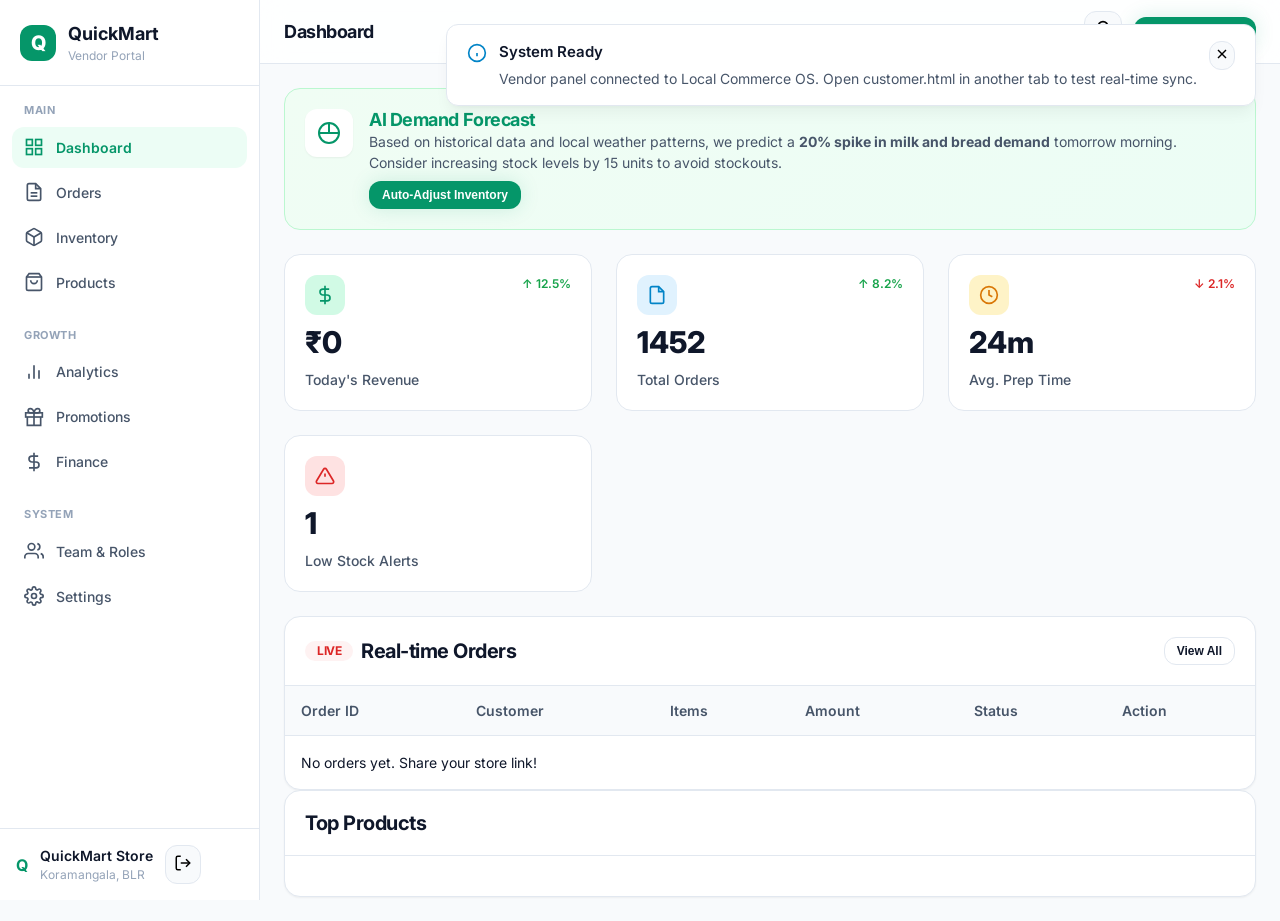
<file: vendor.html>
<!DOCTYPE html>
<html lang="en">
<head>
    <meta charset="UTF-8">
    <meta name="viewport" content="width=device-width, initial-scale=1.0, maximum-scale=1.0, user-scalable=no">
    <meta name="theme-color" content="#ffffff">
    <meta name="description" content="Local Commerce OS - Premium Vendor Operating System">
    <title>Vendor Panel | Local Commerce OS</title>
    
    <link rel="preconnect" href="https://fonts.googleapis.com">
    <link rel="preconnect" href="https://fonts.gstatic.com" crossorigin>
    <link href="https://fonts.googleapis.com/css2?family=Inter:wght@300;400;500;600;700;800&display=swap" rel="stylesheet">

    <style>
        /* ==========================================================================
           LOCAL COMMERCE OS - VENDOR PANEL STYLESHEET
           Billion-Dollar Grade Design System (Extended for Desktop/Tablet)
           ========================================================================== */

        :root {
            /* Brand Colors */
            --color-primary: #059669;
            --color-primary-light: #10b981;
            --color-primary-dark: #047857;
            --color-primary-50: #ecfdf5;
            --color-primary-100: #d1fae5;
            
            /* Neutral Colors */
            --color-bg: #f8fafc;
            --color-surface: #ffffff;
            --color-surface-elevated: #ffffff;
            --color-border: #e2e8f0;
            --color-border-light: #f1f5f9;
            
            /* Text Colors */
            --color-text: #0f172a;
            --color-text-secondary: #475569;
            --color-text-muted: #94a3b8;
            
            /* Semantic Colors */
            --color-success: #16a34a;
            --color-success-bg: #dcfce7;
            --color-warning: #d97706;
            --color-warning-bg: #fef3c7;
            --color-danger: #dc2626;
            --color-danger-bg: #fee2e2;
            --color-info: #0284c7;
            --color-info-bg: #e0f2fe;
            --color-purple: #7c3aed;
            --color-purple-bg: #f3e8ff;

            /* Spacing & Layout */
            --sidebar-width: 260px;
            --header-height: 64px;
            --radius-sm: 0.375rem;
            --radius-md: 0.5rem;
            --radius-lg: 0.75rem;
            --radius-xl: 1rem;
            --radius-2xl: 1.5rem;
            
            /* Shadows */
            --shadow-sm: 0 1px 2px 0 rgba(0, 0, 0, 0.05);
            --shadow-md: 0 4px 6px -1px rgba(0, 0, 0, 0.05), 0 2px 4px -2px rgba(0, 0, 0, 0.05);
            --shadow-lg: 0 10px 15px -3px rgba(0, 0, 0, 0.05), 0 4px 6px -4px rgba(0, 0, 0, 0.05);
            --shadow-glow: 0 0 20px rgba(5, 150, 105, 0.15);

            /* Transitions */
            --transition-fast: 150ms cubic-bezier(0.4, 0, 0.2, 1);
            --transition-base: 250ms cubic-bezier(0.4, 0, 0.2, 1);
        }

        /* --- 1. Global Reset & Base --- */
        *, *::before, *::after { box-sizing: border-box; margin: 0; padding: 0; }
        html { font-size: 16px; -webkit-font-smoothing: antialiased; scroll-behavior: smooth; }
        body {
            font-family: 'Inter', system-ui, -apple-system, sans-serif;
            background-color: var(--color-bg);
            color: var(--color-text);
            line-height: 1.5;
            display: flex;
            min-height: 100vh;
            overflow-x: hidden;
        }

        /* --- 2. Typography --- */
        h1, h2, h3, h4, h5, h6 { font-weight: 700; line-height: 1.2; color: var(--color-text); letter-spacing: -0.025em; }
        h1 { font-size: 1.875rem; }
        h2 { font-size: 1.5rem; }
        h3 { font-size: 1.25rem; }
        h4 { font-size: 1.125rem; }
        p { margin-bottom: 0.5rem; color: var(--color-text-secondary); }
        .text-sm { font-size: 0.875rem; }
        .text-xs { font-size: 0.75rem; }
        .text-lg { font-size: 1.125rem; }
        .font-medium { font-weight: 500; }
        .font-semibold { font-weight: 600; }
        .font-bold { font-weight: 700; }
        .text-muted { color: var(--color-text-muted); }
        .text-primary { color: var(--color-primary); }
        .text-success { color: var(--color-success); }
        .text-danger { color: var(--color-danger); }
        .text-warning { color: var(--color-warning); }
        .truncate { white-space: nowrap; overflow: hidden; text-overflow: ellipsis; }

        /* --- 3. Layout Utilities --- */
        .flex { display: flex; }
        .flex-col { flex-direction: column; }
        .items-center { align-items: center; }
        .justify-between { justify-content: space-between; }
        .justify-center { justify-content: center; }
        .gap-1 { gap: 0.25rem; }
        .gap-2 { gap: 0.5rem; }
        .gap-3 { gap: 0.75rem; }
        .gap-4 { gap: 1rem; }
        .gap-6 { gap: 1.5rem; }
        .w-full { width: 100%; }
        .h-full { height: 100%; }
        .relative { position: relative; }
        .absolute { position: absolute; }
        .fixed { position: fixed; }
        .z-10 { z-index: 10; }
        .z-20 { z-index: 20; }
        .z-30 { z-index: 30; }
        .hidden { display: none !important; }
        .overflow-y-auto { overflow-y: auto; }

        /* --- 4. Sidebar Navigation --- */
        .sidebar {
            width: var(--sidebar-width);
            background: var(--color-surface);
            border-right: 1px solid var(--color-border);
            display: flex;
            flex-direction: column;
            position: fixed;
            top: 0;
            left: 0;
            bottom: 0;
            z-index: 40;
            transition: transform var(--transition-base);
        }
        .sidebar-header {
            padding: 1.25rem;
            border-bottom: 1px solid var(--color-border);
            display: flex;
            align-items: center;
            gap: 0.75rem;
        }
        .sidebar-logo {
            width: 36px;
            height: 36px;
            background: var(--color-primary);
            color: white;
            border-radius: var(--radius-lg);
            display: flex;
            align-items: center;
            justify-content: center;
            font-weight: 800;
            font-size: 1.25rem;
        }
        .sidebar-title { font-weight: 700; font-size: 1.125rem; color: var(--color-text); }
        .sidebar-subtitle { font-size: 0.75rem; color: var(--color-text-muted); }
        
        .sidebar-nav { flex: 1; overflow-y: auto; padding: 1rem 0.75rem; }
        .nav-section { margin-bottom: 1.5rem; }
        .nav-section-title {
            font-size: 0.6875rem;
            font-weight: 700;
            text-transform: uppercase;
            letter-spacing: 0.05em;
            color: var(--color-text-muted);
            padding: 0 0.75rem;
            margin-bottom: 0.5rem;
        }
        .nav-item {
            display: flex;
            align-items: center;
            gap: 0.75rem;
            padding: 0.625rem 0.75rem;
            border-radius: var(--radius-lg);
            color: var(--color-text-secondary);
            font-size: 0.875rem;
            font-weight: 500;
            cursor: pointer;
            transition: all var(--transition-fast);
            margin-bottom: 0.25rem;
            text-decoration: none;
        }
        .nav-item:hover { background: var(--color-bg); color: var(--color-text); }
        .nav-item.active {
            background: var(--color-primary-50);
            color: var(--color-primary);
            font-weight: 600;
        }
        .nav-item svg { width: 20px; height: 20px; flex-shrink: 0; }
        .nav-badge {
            margin-left: auto;
            background: var(--color-danger);
            color: white;
            font-size: 0.6875rem;
            font-weight: 700;
            padding: 0.125rem 0.5rem;
            border-radius: 99px;
        }

        /* --- 5. Main Content Area --- */
        .main-content {
            flex: 1;
            margin-left: var(--sidebar-width);
            display: flex;
            flex-direction: column;
            min-height: 100vh;
        }
        .top-header {
            height: var(--header-height);
            background: rgba(255, 255, 255, 0.85);
            backdrop-filter: blur(12px);
            border-bottom: 1px solid var(--color-border);
            display: flex;
            align-items: center;
            justify-content: space-between;
            padding: 0 1.5rem;
            position: sticky;
            top: 0;
            z-index: 30;
        }
        .content-area {
            flex: 1;
            padding: 1.5rem;
            overflow-y: auto;
        }

        /* --- 6. Components: Cards --- */
        .card {
            background: var(--color-surface);
            border-radius: var(--radius-xl);
            border: 1px solid var(--color-border);
            box-shadow: var(--shadow-sm);
            transition: all var(--transition-base);
        }
        .card-hover:hover { box-shadow: var(--shadow-md); transform: translateY(-2px); }
        .card-header {
            padding: 1.25rem;
            border-bottom: 1px solid var(--color-border);
            display: flex;
            align-items: center;
            justify-content: space-between;
        }
        .card-body { padding: 1.25rem; }
        .card-footer {
            padding: 1rem 1.25rem;
            border-top: 1px solid var(--color-border);
            background: var(--color-bg);
            border-radius: 0 0 var(--radius-xl) var(--radius-xl);
        }

        /* --- 7. Components: Buttons --- */
        .btn {
            display: inline-flex;
            align-items: center;
            justify-content: center;
            gap: 0.5rem;
            padding: 0.625rem 1.25rem;
            border-radius: var(--radius-lg);
            font-weight: 600;
            font-size: 0.875rem;
            cursor: pointer;
            border: 1px solid transparent;
            transition: all var(--transition-fast);
            text-decoration: none;
        }
        .btn:active { transform: scale(0.97); }
        .btn-primary { background: var(--color-primary); color: white; box-shadow: var(--shadow-glow); }
        .btn-primary:hover { background: var(--color-primary-dark); }
        .btn-secondary { background: var(--color-surface); border-color: var(--color-border); color: var(--color-text); }
        .btn-secondary:hover { background: var(--color-bg); }
        .btn-success { background: var(--color-success); color: white; }
        .btn-warning { background: var(--color-warning); color: white; }
        .btn-danger { background: var(--color-danger); color: white; }
        .btn-sm { padding: 0.375rem 0.75rem; font-size: 0.75rem; }
        .btn-lg { padding: 0.875rem 1.5rem; font-size: 1rem; }
        .btn-icon { padding: 0.5rem; border-radius: var(--radius-lg); background: var(--color-bg); border: 1px solid var(--color-border); }
        .btn-icon:hover { background: var(--color-border-light); }

        /* --- 8. Components: Badges --- */
        .badge {
            display: inline-flex;
            align-items: center;
            gap: 4px;
            padding: 0.25rem 0.75rem;
            border-radius: 99px;
            font-size: 0.75rem;
            font-weight: 700;
            line-height: 1;
        }
        .badge-primary { background: var(--color-primary-100); color: var(--color-primary-dark); }
        .badge-success { background: var(--color-success-bg); color: var(--color-success); }
        .badge-warning { background: var(--color-warning-bg); color: var(--color-warning); }
        .badge-danger { background: var(--color-danger-bg); color: var(--color-danger); }
        .badge-info { background: var(--color-info-bg); color: var(--color-info); }
        .badge-purple { background: var(--color-purple-bg); color: var(--color-purple); }
        .badge-live {
            background: #fef2f2;
            color: #dc2626;
            animation: pulse-live 2s infinite;
        }
        @keyframes pulse-live {
            0%, 100% { opacity: 1; box-shadow: 0 0 0 0 rgba(220, 38, 38, 0.4); }
            50% { opacity: 0.8; box-shadow: 0 0 0 6px rgba(220, 38, 38, 0); }
        }

        /* --- 9. Components: Tables --- */
        .table-container { overflow-x: auto; }
        .table { width: 100%; border-collapse: collapse; font-size: 0.875rem; }
        .table th {
            text-align: left;
            padding: 0.875rem 1rem;
            font-weight: 600;
            color: var(--color-text-secondary);
            background: var(--color-bg);
            border-bottom: 1px solid var(--color-border);
            white-space: nowrap;
        }
        .table td {
            padding: 1rem;
            border-bottom: 1px solid var(--color-border-light);
            color: var(--color-text);
            vertical-align: middle;
        }
        .table tr:last-child td { border-bottom: none; }
        .table tr:hover td { background: var(--color-bg); }

        /* --- 10. Components: Forms --- */
        .input {
            width: 100%;
            padding: 0.625rem 0.875rem;
            border: 1.5px solid var(--color-border);
            border-radius: var(--radius-lg);
            font-size: 0.875rem;
            background: var(--color-surface);
            transition: all var(--transition-fast);
            font-family: inherit;
        }
        .input:focus { outline: none; border-color: var(--color-primary); box-shadow: 0 0 0 3px rgba(5, 150, 105, 0.1); }
        .select {
            width: 100%;
            padding: 0.625rem 0.875rem;
            border: 1.5px solid var(--color-border);
            border-radius: var(--radius-lg);
            font-size: 0.875rem;
            background: var(--color-surface);
            cursor: pointer;
        }

        /* --- 11. Components: Stats Grid --- */
        .stats-grid {
            display: grid;
            grid-template-columns: repeat(auto-fit, minmax(240px, 1fr));
            gap: 1.5rem;
            margin-bottom: 1.5rem;
        }
        .stat-card {
            background: var(--color-surface);
            border: 1px solid var(--color-border);
            border-radius: var(--radius-xl);
            padding: 1.25rem;
            display: flex;
            flex-direction: column;
            gap: 0.75rem;
        }
        .stat-header { display: flex; justify-content: space-between; align-items: flex-start; }
        .stat-icon {
            width: 40px;
            height: 40px;
            border-radius: var(--radius-lg);
            display: flex;
            align-items: center;
            justify-content: center;
        }
        .stat-value { font-size: 1.875rem; font-weight: 800; color: var(--color-text); line-height: 1; }
        .stat-label { font-size: 0.875rem; color: var(--color-text-secondary); font-weight: 500; }
        .stat-trend { font-size: 0.75rem; font-weight: 600; display: flex; align-items: center; gap: 4px; }
        .stat-trend.up { color: var(--color-success); }
        .stat-trend.down { color: var(--color-danger); }

        /* --- 12. Components: Order Pipeline (Kanban) --- */
        .pipeline {
            display: grid;
            grid-template-columns: repeat(auto-fit, minmax(280px, 1fr));
            gap: 1.5rem;
            align-items: start;
        }
        .pipeline-column {
            background: var(--color-bg);
            border-radius: var(--radius-xl);
            padding: 1rem;
            border: 1px solid var(--color-border);
        }
        .pipeline-header {
            display: flex;
            justify-content: space-between;
            align-items: center;
            margin-bottom: 1rem;
            padding: 0 0.25rem;
        }
        .pipeline-title { font-weight: 700; font-size: 0.9375rem; display: flex; align-items: center; gap: 0.5rem; }
        .pipeline-count {
            background: var(--color-surface);
            border: 1px solid var(--color-border);
            padding: 0.125rem 0.5rem;
            border-radius: 99px;
            font-size: 0.75rem;
            font-weight: 700;
        }
        .pipeline-card {
            background: var(--color-surface);
            border: 1px solid var(--color-border);
            border-radius: var(--radius-lg);
            padding: 1rem;
            margin-bottom: 0.75rem;
            cursor: pointer;
            transition: all var(--transition-fast);
            box-shadow: var(--shadow-sm);
        }
        .pipeline-card:hover { box-shadow: var(--shadow-md); transform: translateY(-2px); border-color: var(--color-primary-100); }
        .pipeline-card.new-order {
            animation: slideIn 0.4s cubic-bezier(0.16, 1, 0.3, 1);
            border-left: 4px solid var(--color-primary);
        }
        @keyframes slideIn {
            from { opacity: 0; transform: translateY(-10px); }
            to { opacity: 1; transform: translateY(0); }
        }

        /* --- 13. Components: Toast Notifications --- */
        .toast-container {
            position: fixed;
            top: 1.5rem;
            right: 1.5rem;
            z-index: 100;
            display: flex;
            flex-direction: column;
            gap: 0.75rem;
        }
        .toast {
            background: var(--color-surface);
            border: 1px solid var(--color-border);
            border-radius: var(--radius-lg);
            padding: 1rem 1.25rem;
            box-shadow: var(--shadow-lg);
            display: flex;
            align-items: flex-start;
            gap: 0.75rem;
            min-width: 320px;
            animation: slideInRight 0.3s ease;
        }
        @keyframes slideInRight {
            from { opacity: 0; transform: translateX(100%); }
            to { opacity: 1; transform: translateX(0); }
        }
        .toast-icon { flex-shrink: 0; margin-top: 2px; }
        .toast-content { flex: 1; }
        .toast-title { font-weight: 600; font-size: 0.9375rem; margin-bottom: 0.25rem; }
        .toast-message { font-size: 0.875rem; color: var(--color-text-secondary); }

        /* --- 14. View Management --- */
        .view { display: none; animation: fadeIn 0.3s ease; }
        .view.active { display: block; }
        @keyframes fadeIn { from { opacity: 0; } to { opacity: 1; } }

        /* --- 15. AI Insight Card --- */
        .ai-insight {
            background: linear-gradient(135deg, #f0fdf4 0%, #ecfdf5 100%);
            border: 1px solid #bbf7d0;
            border-radius: var(--radius-xl);
            padding: 1.25rem;
            display: flex;
            gap: 1rem;
            margin-bottom: 1.5rem;
        }
        .ai-insight-icon {
            width: 48px;
            height: 48px;
            background: white;
            border-radius: var(--radius-lg);
            display: flex;
            align-items: center;
            justify-content: center;
            color: var(--color-primary);
            box-shadow: var(--shadow-sm);
            flex-shrink: 0;
        }

        /* --- 16. Responsive --- */
        @media (max-width: 1024px) {
            .sidebar { transform: translateX(-100%); }
            .sidebar.open { transform: translateX(0); }
            .main-content { margin-left: 0; }
            .mobile-menu-btn { display: flex !important; }
        }
        @media (min-width: 1025px) {
            .mobile-menu-btn { display: none !important; }
        }
    </style>
</head>
<body>

    <!-- ==========================================================================
         SIDEBAR NAVIGATION
         ========================================================================== -->
    <aside class="sidebar" id="sidebar">
        <div class="sidebar-header">
            <div class="sidebar-logo">Q</div>
            <div>
                <div class="sidebar-title">QuickMart</div>
                <div class="sidebar-subtitle">Vendor Portal</div>
            </div>
        </div>

        <nav class="sidebar-nav">
            <div class="nav-section">
                <div class="nav-section-title">Main</div>
                <a class="nav-item active" data-view="dashboard" onclick="router.navigate('dashboard')">
                    <svg viewBox="0 0 24 24" fill="none" stroke="currentColor" stroke-width="2"><rect x="3" y="3" width="7" height="7"></rect><rect x="14" y="3" width="7" height="7"></rect><rect x="14" y="14" width="7" height="7"></rect><rect x="3" y="14" width="7" height="7"></rect></svg>
                    Dashboard
                </a>
                <a class="nav-item" data-view="orders" onclick="router.navigate('orders')">
                    <svg viewBox="0 0 24 24" fill="none" stroke="currentColor" stroke-width="2"><path d="M14 2H6a2 2 0 0 0-2 2v16a2 2 0 0 0 2 2h12a2 2 0 0 0 2-2V8z"></path><polyline points="14 2 14 8 20 8"></polyline><line x1="16" y1="13" x2="8" y2="13"></line><line x1="16" y1="17" x2="8" y2="17"></line></svg>
                    Orders
                    <span class="nav-badge" id="sidebar-order-badge">0</span>
                </a>
                <a class="nav-item" data-view="inventory" onclick="router.navigate('inventory')">
                    <svg viewBox="0 0 24 24" fill="none" stroke="currentColor" stroke-width="2"><path d="M21 16V8a2 2 0 0 0-1-1.73l-7-4a2 2 0 0 0-2 0l-7 4A2 2 0 0 0 3 8v8a2 2 0 0 0 1 1.73l7 4a2 2 0 0 0 2 0l7-4A2 2 0 0 0 21 16z"></path><polyline points="3.27 6.96 12 12.01 20.73 6.96"></polyline><line x1="12" y1="22.08" x2="12" y2="12"></line></svg>
                    Inventory
                </a>
                <a class="nav-item" data-view="products" onclick="router.navigate('products')">
                    <svg viewBox="0 0 24 24" fill="none" stroke="currentColor" stroke-width="2"><path d="M6 2L3 6v14a2 2 0 0 0 2 2h14a2 2 0 0 0 2-2V6l-3-4z"></path><line x1="3" y1="6" x2="21" y2="6"></line><path d="M16 10a4 4 0 0 1-8 0"></path></svg>
                    Products
                </a>
            </div>

            <div class="nav-section">
                <div class="nav-section-title">Growth</div>
                <a class="nav-item" data-view="analytics" onclick="router.navigate('analytics')">
                    <svg viewBox="0 0 24 24" fill="none" stroke="currentColor" stroke-width="2"><line x1="18" y1="20" x2="18" y2="10"></line><line x1="12" y1="20" x2="12" y2="4"></line><line x1="6" y1="20" x2="6" y2="14"></line></svg>
                    Analytics
                </a>
                <a class="nav-item" data-view="promotions" onclick="router.navigate('promotions')">
                    <svg viewBox="0 0 24 24" fill="none" stroke="currentColor" stroke-width="2"><polyline points="20 12 20 22 4 22 4 12"></polyline><rect x="2" y="7" width="20" height="5"></rect><line x1="12" y1="22" x2="12" y2="7"></line><path d="M12 7H7.5a2.5 2.5 0 0 1 0-5C11 2 12 7 12 7z"></path><path d="M12 7h4.5a2.5 2.5 0 0 0 0-5C13 2 12 7 12 7z"></path></svg>
                    Promotions
                </a>
                <a class="nav-item" data-view="finance" onclick="router.navigate('finance')">
                    <svg viewBox="0 0 24 24" fill="none" stroke="currentColor" stroke-width="2"><line x1="12" y1="1" x2="12" y2="23"></line><path d="M17 5H9.5a3.5 3.5 0 0 0 0 7h5a3.5 3.5 0 0 1 0 7H6"></path></svg>
                    Finance
                </a>
            </div>

            <div class="nav-section">
                <div class="nav-section-title">System</div>
                <a class="nav-item" data-view="team" onclick="router.navigate('team')">
                    <svg viewBox="0 0 24 24" fill="none" stroke="currentColor" stroke-width="2"><path d="M17 21v-2a4 4 0 0 0-4-4H5a4 4 0 0 0-4 4v2"></path><circle cx="9" cy="7" r="4"></circle><path d="M23 21v-2a4 4 0 0 0-3-3.87"></path><path d="M16 3.13a4 4 0 0 1 0 7.75"></path></svg>
                    Team & Roles
                </a>
                <a class="nav-item" data-view="settings" onclick="router.navigate('settings')">
                    <svg viewBox="0 0 24 24" fill="none" stroke="currentColor" stroke-width="2"><circle cx="12" cy="12" r="3"></circle><path d="M19.4 15a1.65 1.65 0 0 0 .33 1.82l.06.06a2 2 0 0 1 0 2.83 2 2 0 0 1-2.83 0l-.06-.06a1.65 1.65 0 0 0-1.82-.33 1.65 1.65 0 0 0-1 1.51V21a2 2 0 0 1-2 2 2 2 0 0 1-2-2v-.09A1.65 1.65 0 0 0 9 19.4a1.65 1.65 0 0 0-1.82.33l-.06.06a2 2 0 0 1-2.83 0 2 2 0 0 1 0-2.83l.06-.06a1.65 1.65 0 0 0 .33-1.82 1.65 1.65 0 0 0-1.51-1H3a2 2 0 0 1-2-2 2 2 0 0 1 2-2h.09A1.65 1.65 0 0 0 4.6 9a1.65 1.65 0 0 0-.33-1.82l-.06-.06a2 2 0 0 1 0-2.83 2 2 0 0 1 2.83 0l.06.06a1.65 1.65 0 0 0 1.82.33H9a1.65 1.65 0 0 0 1-1.51V3a2 2 0 0 1 2-2 2 2 0 0 1 2 2v.09a1.65 1.65 0 0 0 1 1.51 1.65 1.65 0 0 0 1.82-.33l.06-.06a2 2 0 0 1 2.83 0 2 2 0 0 1 0 2.83l-.06.06a1.65 1.65 0 0 0-.33 1.82V9a1.65 1.65 0 0 0 1.51 1H21a2 2 0 0 1 2 2 2 2 0 0 1-2 2h-.09a1.65 1.65 0 0 0-1.51 1z"></path></svg>
                    Settings
                </a>
            </div>
        </nav>

        <div style="padding: 1rem; border-top: 1px solid var(--color-border);">
            <div class="flex items-center gap-3">
                <div class="w-10 h-10 rounded-full bg-primary-100 flex items-center justify-center text-primary font-bold border border-primary-200">Q</div>
                <div class="flex-1 min-w-0">
                    <div class="font-semibold text-sm truncate">QuickMart Store</div>
                    <div class="text-xs text-muted truncate">Koramangala, BLR</div>
                </div>
                <button class="btn-icon" title="Logout">
                    <svg width="18" height="18" viewBox="0 0 24 24" fill="none" stroke="currentColor" stroke-width="2"><path d="M9 21H5a2 2 0 0 1-2-2V5a2 2 0 0 1 2-2h4"></path><polyline points="16 17 21 12 16 7"></polyline><line x1="21" y1="12" x2="9" y2="12"></line></svg>
                </button>
            </div>
        </div>
    </aside>

    <!-- ==========================================================================
         MAIN CONTENT
         ========================================================================== -->
    <main class="main-content">
        <!-- Top Header -->
        <header class="top-header">
            <div class="flex items-center gap-4">
                <button class="btn-icon mobile-menu-btn" onclick="document.getElementById('sidebar').classList.toggle('open')">
                    <svg width="20" height="20" viewBox="0 0 24 24" fill="none" stroke="currentColor" stroke-width="2"><line x1="3" y1="12" x2="21" y2="12"></line><line x1="3" y1="6" x2="21" y2="6"></line><line x1="3" y1="18" x2="21" y2="18"></line></svg>
                </button>
                <h2 id="page-title" class="font-bold text-lg">Dashboard</h2>
            </div>
            <div class="flex items-center gap-3">
                <button class="btn-icon relative" onclick="showToast('info', 'Notifications', 'You have 3 unread notifications')">
                    <svg width="20" height="20" viewBox="0 0 24 24" fill="none" stroke="currentColor" stroke-width="2"><path d="M18 8A6 6 0 0 0 6 8c0 7-3 9-3 9h18s-3-2-3-9"></path><path d="M13.73 21a2 2 0 0 1-3.46 0"></path></svg>
                    <span class="absolute top-0 right-0 w-2.5 h-2.5 bg-danger rounded-full border-2 border-white"></span>
                </button>
                <button class="btn btn-primary btn-sm" onclick="router.navigate('products')">
                    <svg width="16" height="16" viewBox="0 0 24 24" fill="none" stroke="currentColor" stroke-width="2"><line x1="12" y1="5" x2="12" y2="19"></line><line x1="5" y1="12" x2="19" y2="12"></line></svg>
                    Add Product
                </button>
            </div>
        </header>

        <!-- Content Area -->
        <div class="content-area">
            
            <!-- VIEW: DASHBOARD -->
            <div id="view-dashboard" class="view active">
                <!-- AI Insight -->
                <div class="ai-insight">
                    <div class="ai-insight-icon">
                        <svg width="24" height="24" viewBox="0 0 24 24" fill="none" stroke="currentColor" stroke-width="2"><path d="M12 2a10 10 0 1 0 10 10H12V2z"></path><path d="M12 2a10 10 0 0 1 10 10"></path><path d="M12 12 2.1 12.1"></path></svg>
                    </div>
                    <div class="flex-1">
                        <h4 class="font-bold text-primary mb-1">AI Demand Forecast</h4>
                        <p class="text-sm text-text-secondary mb-3">Based on historical data and local weather patterns, we predict a <strong>20% spike in milk and bread demand</strong> tomorrow morning. Consider increasing stock levels by 15 units to avoid stockouts.</p>
                        <button class="btn btn-sm btn-primary" onclick="showToast('success', 'AI Action', 'Restock suggestion sent to inventory manager')">Auto-Adjust Inventory</button>
                    </div>
                </div>

                <!-- Stats Grid -->
                <div class="stats-grid">
                    <div class="stat-card">
                        <div class="stat-header">
                            <div class="stat-icon" style="background: var(--color-primary-100); color: var(--color-primary);">
                                <svg width="20" height="20" viewBox="0 0 24 24" fill="none" stroke="currentColor" stroke-width="2"><line x1="12" y1="1" x2="12" y2="23"></line><path d="M17 5H9.5a3.5 3.5 0 0 0 0 7h5a3.5 3.5 0 0 1 0 7H6"></path></svg>
                            </div>
                            <span class="stat-trend up">↑ 12.5%</span>
                        </div>
                        <div class="stat-value" id="stat-revenue">₹12,450</div>
                        <div class="stat-label">Today's Revenue</div>
                    </div>
                    <div class="stat-card">
                        <div class="stat-header">
                            <div class="stat-icon" style="background: var(--color-info-bg); color: var(--color-info);">
                                <svg width="20" height="20" viewBox="0 0 24 24" fill="none" stroke="currentColor" stroke-width="2"><path d="M14 2H6a2 2 0 0 0-2 2v16a2 2 0 0 0 2 2h12a2 2 0 0 0 2-2V8z"></path><polyline points="14 2 14 8 20 8"></polyline></svg>
                            </div>
                            <span class="stat-trend up">↑ 8.2%</span>
                        </div>
                        <div class="stat-value" id="stat-orders">48</div>
                        <div class="stat-label">Total Orders</div>
                    </div>
                    <div class="stat-card">
                        <div class="stat-header">
                            <div class="stat-icon" style="background: var(--color-warning-bg); color: var(--color-warning);">
                                <svg width="20" height="20" viewBox="0 0 24 24" fill="none" stroke="currentColor" stroke-width="2"><circle cx="12" cy="12" r="10"></circle><polyline points="12 6 12 12 16 14"></polyline></svg>
                            </div>
                            <span class="stat-trend down">↓ 2.1%</span>
                        </div>
                        <div class="stat-value">24m</div>
                        <div class="stat-label">Avg. Prep Time</div>
                    </div>
                    <div class="stat-card">
                        <div class="stat-header">
                            <div class="stat-icon" style="background: var(--color-danger-bg); color: var(--color-danger);">
                                <svg width="20" height="20" viewBox="0 0 24 24" fill="none" stroke="currentColor" stroke-width="2"><path d="M10.29 3.86L1.82 18a2 2 0 0 0 1.71 3h16.94a2 2 0 0 0 1.71-3L13.71 3.86a2 2 0 0 0-3.42 0z"></path><line x1="12" y1="9" x2="12" y2="13"></line><line x1="12" y1="17" x2="12.01" y2="17"></line></svg>
                            </div>
                        </div>
                        <div class="stat-value" id="stat-low-stock">3</div>
                        <div class="stat-label">Low Stock Alerts</div>
                    </div>
                </div>

                <!-- Live Orders & Top Products -->
                <div class="grid" style="grid-template-columns: 2fr 1fr; gap: 1.5rem;">
                    <div class="card">
                        <div class="card-header">
                            <h3 class="font-bold flex items-center gap-2">
                                <span class="badge badge-live">LIVE</span>
                                Real-time Orders
                            </h3>
                            <button class="btn btn-sm btn-secondary" onclick="router.navigate('orders')">View All</button>
                        </div>
                        <div class="card-body" style="padding: 0;">
                            <div class="table-container">
                                <table class="table">
                                    <thead>
                                        <tr>
                                            <th>Order ID</th>
                                            <th>Customer</th>
                                            <th>Items</th>
                                            <th>Amount</th>
                                            <th>Status</th>
                                            <th>Action</th>
                                        </tr>
                                    </thead>
                                    <tbody id="dashboard-orders-table">
                                        <!-- Populated by JS -->
                                    </tbody>
                                </table>
                            </div>
                        </div>
                    </div>

                    <div class="card">
                        <div class="card-header">
                            <h3 class="font-bold">Top Products</h3>
                        </div>
                        <div class="card-body">
                            <div class="flex flex-col gap-4" id="top-products-list">
                                <!-- Populated by JS -->
                            </div>
                        </div>
                    </div>
                </div>
            </div>

            <!-- VIEW: ORDERS (Pipeline) -->
            <div id="view-orders" class="view">
                <div class="flex justify-between items-center mb-6">
                    <h3 class="font-bold text-lg">Order Pipeline</h3>
                    <div class="flex gap-2">
                        <input type="text" class="input" style="width: 250px;" placeholder="Search order ID...">
                        <button class="btn btn-secondary">
                            <svg width="16" height="16" viewBox="0 0 24 24" fill="none" stroke="currentColor" stroke-width="2"><polygon points="22 3 2 3 10 12.46 10 19 14 21 14 12.46 22 3"></polygon></svg>
                            Filter
                        </button>
                    </div>
                </div>

                <div class="pipeline">
                    <!-- Column: New -->
                    <div class="pipeline-column">
                        <div class="pipeline-header">
                            <div class="pipeline-title">
                                <span class="w-2 h-2 rounded-full bg-primary"></span>
                                New Orders
                            </div>
                            <span class="pipeline-count" id="count-new">0</span>
                        </div>
                        <div id="pipeline-new" class="flex flex-col gap-3">
                            <!-- Populated by JS -->
                        </div>
                    </div>

                    <!-- Column: Preparing -->
                    <div class="pipeline-column">
                        <div class="pipeline-header">
                            <div class="pipeline-title">
                                <span class="w-2 h-2 rounded-full bg-warning"></span>
                                Preparing
                            </div>
                            <span class="pipeline-count" id="count-preparing">0</span>
                        </div>
                        <div id="pipeline-preparing" class="flex flex-col gap-3">
                            <!-- Populated by JS -->
                        </div>
                    </div>

                    <!-- Column: Ready for Pickup -->
                    <div class="pipeline-column">
                        <div class="pipeline-header">
                            <div class="pipeline-title">
                                <span class="w-2 h-2 rounded-full bg-info"></span>
                                Ready
                            </div>
                            <span class="pipeline-count" id="count-ready">0</span>
                        </div>
                        <div id="pipeline-ready" class="flex flex-col gap-3">
                            <!-- Populated by JS -->
                        </div>
                    </div>

                    <!-- Column: Completed -->
                    <div class="pipeline-column">
                        <div class="pipeline-header">
                            <div class="pipeline-title">
                                <span class="w-2 h-2 rounded-full bg-success"></span>
                                Completed
                            </div>
                            <span class="pipeline-count" id="count-completed">0</span>
                        </div>
                        <div id="pipeline-completed" class="flex flex-col gap-3">
                            <!-- Populated by JS -->
                        </div>
                    </div>
                </div>
            </div>

            <!-- VIEW: INVENTORY -->
            <div id="view-inventory" class="view">
                <div class="flex justify-between items-center mb-6">
                    <h3 class="font-bold text-lg">Inventory Management</h3>
                    <div class="flex gap-2">
                        <button class="btn btn-secondary">
                            <svg width="16" height="16" viewBox="0 0 24 24" fill="none" stroke="currentColor" stroke-width="2"><path d="M21 15v4a2 2 0 0 1-2 2H5a2 2 0 0 1-2-2v-4"></path><polyline points="7 10 12 15 17 10"></polyline><line x1="12" y1="15" x2="12" y2="3"></line></svg>
                            Bulk Upload
                        </button>
                        <button class="btn btn-primary">
                            <svg width="16" height="16" viewBox="0 0 24 24" fill="none" stroke="currentColor" stroke-width="2"><line x1="12" y1="5" x2="12" y2="19"></line><line x1="5" y1="12" x2="19" y2="12"></line></svg>
                            Add Item
                        </button>
                    </div>
                </div>

                <div class="card">
                    <div class="table-container">
                        <table class="table">
                            <thead>
                                <tr>
                                    <th>Product Name</th>
                                    <th>SKU</th>
                                    <th>Category</th>
                                    <th>Stock Level</th>
                                    <th>Status</th>
                                    <th>Actions</th>
                                </tr>
                            </thead>
                            <tbody id="inventory-table-body">
                                <!-- Populated by JS -->
                            </tbody>
                        </table>
                    </div>
                </div>
            </div>

            <!-- VIEW: PRODUCTS -->
            <div id="view-products" class="view">
                <div class="flex justify-between items-center mb-6">
                    <h3 class="font-bold text-lg">Product Catalog</h3>
                    <button class="btn btn-primary" onclick="showToast('info', 'AI Feature', 'AI Description Generator opened')">
                        <svg width="16" height="16" viewBox="0 0 24 24" fill="none" stroke="currentColor" stroke-width="2"><path d="M12 2a10 10 0 1 0 10 10H12V2z"></path></svg>
                        AI Generate Listing
                    </button>
                </div>
                <div class="grid" style="grid-template-columns: repeat(auto-fill, minmax(280px, 1fr)); gap: 1.5rem;" id="products-grid">
                    <!-- Populated by JS -->
                </div>
            </div>

            <!-- VIEW: ANALYTICS -->
            <div id="view-analytics" class="view">
                <h3 class="font-bold text-lg mb-6">Performance Analytics</h3>
                <div class="stats-grid">
                    <div class="stat-card">
                        <div class="stat-label">Conversion Rate</div>
                        <div class="stat-value">4.8%</div>
                        <div class="stat-trend up">↑ 0.5% from last week</div>
                    </div>
                    <div class="stat-card">
                        <div class="stat-label">Avg. Order Value</div>
                        <div class="stat-value">₹258</div>
                        <div class="stat-trend up">↑ ₹12 from last week</div>
                    </div>
                    <div class="stat-card">
                        <div class="stat-label">Customer Retention</div>
                        <div class="stat-value">68%</div>
                        <div class="stat-trend down">↓ 2% from last week</div>
                    </div>
                </div>
                <div class="card" style="height: 400px; display: flex; align-items: center; justify-content: center; background: var(--color-bg); border: 2px dashed var(--color-border);">
                    <div class="text-center">
                        <svg width="48" height="48" viewBox="0 0 24 24" fill="none" stroke="var(--color-text-muted)" stroke-width="1.5" class="mb-4"><line x1="18" y1="20" x2="18" y2="10"></line><line x1="12" y1="20" x2="12" y2="4"></line><line x1="6" y1="20" x2="6" y2="14"></line></svg>
                        <h4 class="font-bold text-muted">Interactive Chart Placeholder</h4>
                        <p class="text-sm text-muted">Sales trend over the last 30 days would render here using Chart.js or D3.js</p>
                    </div>
                </div>
            </div>

            <!-- VIEW: FINANCE -->
            <div id="view-finance" class="view">
                <h3 class="font-bold text-lg mb-6">Financial Overview</h3>
                <div class="card mb-6">
                    <div class="card-body flex items-center justify-between">
                        <div>
                            <div class="text-muted text-sm mb-1">Available for Payout</div>
                            <div class="text-3xl font-bold">₹12,500.00</div>
                            <div class="text-xs text-muted mt-1">Next auto-payout: Tomorrow, 10:00 AM</div>
                        </div>
                        <button class="btn btn-primary btn-lg">Request Payout</button>
                    </div>
                </div>
                <div class="card">
                    <div class="card-header">
                        <h4 class="font-bold">Recent Transactions</h4>
                    </div>
                    <div class="table-container">
                        <table class="table">
                            <thead>
                                <tr>
                                    <th>Transaction ID</th>
                                    <th>Date</th>
                                    <th>Description</th>
                                    <th>Type</th>
                                    <th>Amount</th>
                                </tr>
                            </thead>
                            <tbody id="finance-table-body">
                                <!-- Populated by JS -->
                            </tbody>
                        </table>
                    </div>
                </div>
            </div>

            <!-- Placeholder Views for completeness -->
            <div id="view-promotions" class="view">
                <div class="text-center py-12">
                    <h3 class="font-bold text-xl mb-2">Promotions & Marketing</h3>
                    <p class="text-muted mb-4">Create coupons, flash sales, and sponsored listings.</p>
                    <button class="btn btn-primary">Create New Campaign</button>
                </div>
            </div>
            <div id="view-team" class="view">
                <div class="text-center py-12">
                    <h3 class="font-bold text-xl mb-2">Team Management</h3>
                    <p class="text-muted mb-4">Manage staff roles, permissions, and attendance.</p>
                    <button class="btn btn-primary">Add Team Member</button>
                </div>
            </div>
            <div id="view-settings" class="view">
                <div class="text-center py-12">
                    <h3 class="font-bold text-xl mb-2">Store Settings</h3>
                    <p class="text-muted mb-4">Configure business hours, delivery radius, and tax settings.</p>
                </div>
            </div>

        </div>
    </main>

    <!-- Toast Container -->
    <div class="toast-container" id="toast-container"></div>

    <!-- ==========================================================================
         JAVASCRIPT: VENDOR LOGIC & STATE SYNC
         ========================================================================== -->
    <script>
        /**
         * LOCAL COMMERCE OS - VENDOR PANEL CONTROLLER
         * Handles UI rendering, order pipeline management, and real-time sync with Customer/Rider tabs.
         */

        // --- 1. MOCK DATABASE (Vendor Specific) ---
        const vendorDB = {
            products: [
                { id: 'p1', name: 'Amul Gold Milk', sku: 'MILK-001', category: 'Dairy', stock: 45, minStock: 20, price: 65 },
                { id: 'p2', name: 'Brown Bread', sku: 'BRD-002', category: 'Bakery', stock: 30, minStock: 15, price: 45 },
                { id: 'p3', name: 'Organic Eggs', sku: 'EGG-003', category: 'Dairy', stock: 60, minStock: 24, price: 80 },
                { id: 'p4', name: 'Greek Yogurt', sku: 'YOG-004', category: 'Dairy', stock: 8, minStock: 10, price: 55 },
                { id: 'p5', name: 'Banana (6 pcs)', sku: 'FRT-005', category: 'Fruits', stock: 50, minStock: 20, price: 30 },
                { id: 'p6', name: 'Tomato (1 kg)', sku: 'VEG-006', category: 'Vegetables', stock: 40, minStock: 15, price: 40 },
                { id: 'p7', name: 'Amul Butter', sku: 'BTR-007', category: 'Dairy', stock: 25, minStock: 10, price: 56 },
                { id: 'p8', name: 'Paneer (200g)', sku: 'PNR-008', category: 'Dairy', stock: 15, minStock: 10, price: 90 },
                { id: 'p9', name: 'Coca Cola (750ml)', sku: 'BEV-009', category: 'Beverages', stock: 100, minStock: 30, price: 40 },
                { id: 'p10', name: 'Lays Chips', sku: 'SNK-010', category: 'Snacks', stock: 80, minStock: 20, price: 20 }
            ],
            transactions: [
                { id: 'TXN-V-001', date: 'Today, 10:30 AM', desc: 'Order #ORD9921 Settlement', type: 'credit', amount: 110 },
                { id: 'TXN-V-002', date: 'Today, 09:15 AM', desc: 'Platform Commission (15%)', type: 'debit', amount: 45 },
                { id: 'TXN-V-003', date: 'Yesterday, 06:00 PM', desc: 'Order #ORD8832 Settlement', type: 'credit', amount: 280 },
                { id: 'TXN-V-004', date: 'Yesterday, 06:00 PM', desc: 'Platform Commission (15%)', type: 'debit', amount: 42 }
            ]
        };

        // --- 2. STATE SYNCHRONIZATION ---
        // We assume `state.js` is loaded globally, but we also set up a fallback listener
        // to ensure this tab reacts to changes from `customer.html`.
        
        function initVendorState() {
            // Ensure global state exists (in case state.js is loaded)
            if (!window.state) {
                window.state = JSON.parse(localStorage.getItem('lcos_state')) || {
                    orders: [],
                    stats: { totalOrders: 0, revenue: 0, liveOrders: 0 },
                    inventory: {}
                };
            }

            // Listen for BroadcastChannel messages
            if (typeof window.channel !== 'undefined') {
                window.channel.onmessage = (event) => {
                    window.state = event.data;
                    updateUI(window.state);
                };
            } else {
                // Fallback: Poll localStorage if BroadcastChannel fails (rare)
                setInterval(() => {
                    const stored = JSON.parse(localStorage.getItem('lcos_state'));
                    if (stored && JSON.stringify(stored) !== JSON.stringify(window.state)) {
                        window.state = stored;
                        updateUI(window.state);
                    }
                }, 1000);
            }

            // Initial render
            updateUI(window.state);
        }

        // --- 3. UI UPDATE ENGINE ---
        function updateUI(newState) {
            renderDashboardStats(newState);
            renderDashboardOrders(newState);
            renderPipeline(newState);
            renderInventory();
            renderProducts();
            renderFinance();
            updateSidebarBadge(newState);
        }

        function updateSidebarBadge(state) {
            const newOrders = state.orders.filter(o => o.status === 'placed' || o.status === 'accepted').length;
            const badge = document.getElementById('sidebar-order-badge');
            badge.textContent = newOrders;
            badge.classList.toggle('hidden', newOrders === 0);
        }

        function renderDashboardStats(state) {
            // Calculate today's revenue from state
            const todayRevenue = state.orders.reduce((sum, o) => sum + (o.price || 0), 0);
            document.getElementById('stat-revenue').textContent = `₹${todayRevenue.toLocaleString()}`;
            document.getElementById('stat-orders').textContent = state.stats.totalOrders || state.orders.length;
            
            // Low stock count
            const lowStockCount = vendorDB.products.filter(p => p.stock <= p.minStock).length;
            document.getElementById('stat-low-stock').textContent = lowStockCount;
        }

        function renderDashboardOrders(state) {
            const tbody = document.getElementById('dashboard-orders-table');
            const recentOrders = [...state.orders].reverse().slice(0, 5);
            
            if (recentOrders.length === 0) {
                tbody.innerHTML = `<tr><td colspan="6" class="text-center text-muted py-8">No orders yet. Share your store link!</td></tr>`;
                return;
            }

            tbody.innerHTML = recentOrders.map(order => {
                const statusBadge = getStatusBadge(order.status);
                let actionBtn = '';
                if (order.status === 'placed') {
                    actionBtn = `<button class="btn btn-sm btn-primary" onclick="advanceOrder('${order.id}', 'accepted')">Accept</button>`;
                } else if (order.status === 'accepted') {
                    actionBtn = `<button class="btn btn-sm btn-warning" onclick="advanceOrder('${order.id}', 'preparing')">Prep</button>`;
                } else if (order.status === 'preparing') {
                    actionBtn = `<button class="btn btn-sm btn-info" style="background:var(--color-info);color:white;" onclick="advanceOrder('${order.id}', 'packed')">Pack</button>`;
                } else {
                    actionBtn = `<span class="text-xs text-muted">Completed</span>`;
                }

                return `
                    <tr class="${order.status === 'placed' ? 'new-order' : ''}">
                        <td class="font-semibold">${order.id}</td>
                        <td>${order.customer}</td>
                        <td class="truncate" style="max-width: 150px;">${order.product}</td>
                        <td class="font-bold">₹${order.price}</td>
                        <td>${statusBadge}</td>
                        <td>${actionBtn}</td>
                    </tr>
                `;
            }).join('');
        }

        function renderPipeline(state) {
            const columns = {
                'placed': { el: document.getElementById('pipeline-new'), count: document.getElementById('count-new') },
                'accepted': { el: document.getElementById('pipeline-preparing'), count: document.getElementById('count-preparing') },
                'preparing': { el: document.getElementById('pipeline-preparing'), count: document.getElementById('count-preparing') }, // Grouped for demo
                'packed': { el: document.getElementById('pipeline-ready'), count: document.getElementById('count-ready') },
                'assigned': { el: document.getElementById('pipeline-ready'), count: document.getElementById('count-ready') },
                'delivered': { el: document.getElementById('pipeline-completed'), count: document.getElementById('count-completed') },
                'cancelled': { el: document.getElementById('pipeline-completed'), count: document.getElementById('count-completed') }
            };

            // Reset columns
            Object.values(columns).forEach(col => { col.el.innerHTML = ''; });
            const counts = { new: 0, preparing: 0, ready: 0, completed: 0 };

            state.orders.forEach(order => {
                let targetKey = order.status;
                if (targetKey === 'placed') { counts.new++; }
                else if (targetKey === 'accepted' || targetKey === 'preparing') { counts.preparing++; }
                else if (targetKey === 'packed' || targetKey === 'assigned') { counts.ready++; }
                else { counts.completed++; }

                const card = document.createElement('div');
                card.className = `pipeline-card ${order.status === 'placed' ? 'new-order' : ''}`;
                card.innerHTML = `
                    <div class="flex justify-between items-start mb-2">
                        <span class="font-bold text-sm">${order.id}</span>
                        <span class="text-xs text-muted">${order.time}</span>
                    </div>
                    <div class="text-sm mb-3 line-clamp-2">${order.product}</div>
                    <div class="flex justify-between items-center mb-3">
                        <span class="font-bold">₹${order.price}</span>
                        <span class="text-xs text-muted">${order.address}</span>
                    </div>
                    <div class="flex gap-2">
                        ${getPipelineActions(order)}
                    </div>
                `;
                
                // Map to correct column DOM element
                let colEl = columns['placed'].el;
                if (order.status === 'accepted' || order.status === 'preparing') colEl = columns['preparing'].el;
                else if (order.status === 'packed' || order.status === 'assigned') colEl = columns['packed'].el;
                else if (order.status === 'delivered' || order.status === 'cancelled') colEl = columns['delivered'].el;
                
                colEl.appendChild(card);
            });

            // Update counts
            document.getElementById('count-new').textContent = counts.new;
            document.getElementById('count-preparing').textContent = counts.preparing;
            document.getElementById('count-ready').textContent = counts.ready;
            document.getElementById('count-completed').textContent = counts.completed;
        }

        function getPipelineActions(order) {
            if (order.status === 'placed') {
                return `
                    <button class="btn btn-sm btn-primary w-full" onclick="advanceOrder('${order.id}', 'accepted')">Accept Order</button>
                    <button class="btn btn-sm btn-danger" onclick="advanceOrder('${order.id}', 'cancelled')">Reject</button>
                `;
            } else if (order.status === 'accepted' || order.status === 'preparing') {
                return `<button class="btn btn-sm btn-warning w-full" onclick="advanceOrder('${order.id}', 'packed')">Mark as Packed</button>`;
            } else if (order.status === 'packed' || order.status === 'assigned') {
                return `<button class="btn btn-sm btn-secondary w-full" disabled>Waiting for Rider...</button>`;
            }
            return `<span class="text-xs text-muted w-full text-center py-1">No actions needed</span>`;
        }

        function getStatusBadge(status) {
            const map = {
                'placed': '<span class="badge badge-primary">New</span>',
                'accepted': '<span class="badge badge-info">Accepted</span>',
                'preparing': '<span class="badge badge-warning">Preparing</span>',
                'packed': '<span class="badge badge-purple">Packed</span>',
                'assigned': '<span class="badge badge-info">Rider Assigned</span>',
                'delivered': '<span class="badge badge-success">Delivered</span>',
                'cancelled': '<span class="badge badge-danger">Cancelled</span>'
            };
            return map[status] || '<span class="badge badge-slate">Unknown</span>';
        }

        function renderInventory() {
            const tbody = document.getElementById('inventory-table-body');
            tbody.innerHTML = vendorDB.products.map(p => {
                const isLow = p.stock <= p.minStock;
                return `
                    <tr>
                        <td class="font-semibold">${p.name}</td>
                        <td class="text-muted text-sm">${p.sku}</td>
                        <td>${p.category}</td>
                        <td>
                            <div class="flex items-center gap-2">
                                <div class="w-16 h-2 bg-gray-200 rounded-full overflow-hidden">
                                    <div class="h-full ${isLow ? 'bg-danger' : 'bg-success'}" style="width: ${Math.min(100, (p.stock / (p.minStock * 3)) * 100)}%"></div>
                                </div>
                                <span class="text-sm font-medium ${isLow ? 'text-danger' : ''}">${p.stock}</span>
                            </div>
                        </td>
                        <td>${isLow ? '<span class="badge badge-danger">Low Stock</span>' : '<span class="badge badge-success">In Stock</span>'}</td>
                        <td>
                            <button class="btn btn-sm btn-secondary" onclick="showToast('info', 'Inventory', 'Restock modal opened for ${p.name}')">Restock</button>
                        </td>
                    </tr>
                `;
            }).join('');
        }

        function renderProducts() {
            const grid = document.getElementById('products-grid');
            grid.innerHTML = vendorDB.products.map(p => `
                <div class="card card-hover">
                    <div class="h-32 bg-gray-100 rounded-t-xl flex items-center justify-center text-4xl">
                        ${getCategoryEmoji(p.category)}
                    </div>
                    <div class="p-4">
                        <div class="flex justify-between items-start mb-2">
                            <h4 class="font-bold truncate">${p.name}</h4>
                            <span class="badge badge-slate">${p.category}</span>
                        </div>
                        <div class="flex justify-between items-center mb-4">
                            <span class="text-lg font-bold text-primary">₹${p.price}</span>
                            <span class="text-sm text-muted">SKU: ${p.sku}</span>
                        </div>
                        <div class="flex gap-2">
                            <button class="btn btn-sm btn-secondary flex-1">Edit</button>
                            <button class="btn btn-sm btn-primary flex-1">View</button>
                        </div>
                    </div>
                </div>
            `).join('');
        }

        function renderFinance() {
            const tbody = document.getElementById('finance-table-body');
            tbody.innerHTML = vendorDB.transactions.map(t => `
                <tr>
                    <td class="font-mono text-sm">${t.id}</td>
                    <td class="text-sm text-muted">${t.date}</td>
                    <td>${t.desc}</td>
                    <td>
                        <span class="badge ${t.type === 'credit' ? 'badge-success' : 'badge-danger'}">
                            ${t.type === 'credit' ? 'Credit' : 'Debit'}
                        </span>
                    </td>
                    <td class="font-bold ${t.type === 'credit' ? 'text-success' : 'text-danger'}">
                        ${t.type === 'credit' ? '+' : '-'}₹${t.amount}
                    </td>
                </tr>
            `).join('');
        }

        function getCategoryEmoji(cat) {
            const map = { 'Dairy': '🥛', 'Bakery': '🍞', 'Fruits': '🍎', 'Vegetables': '🍅', 'Beverages': '🥤', 'Snacks': '🍪' };
            return map[cat] || '📦';
        }

        // --- 4. ACTION HANDLERS ---
        function advanceOrder(orderId, newStatus) {
            if (typeof window.advanceOrder === 'function') {
                // Use shared state.js function if available
                // We need to temporarily set currentOrderId for the shared function to work
                window.state.currentOrderId = orderId;
                window.advanceOrder(newStatus);
            } else {
                // Fallback manual state update
                const order = window.state.orders.find(o => o.id === orderId);
                if (order) {
                    order.status = newStatus;
                    window.saveState();
                    showToast('success', 'Order Updated', `Order ${orderId} is now ${newStatus}`);
                }
            }
        }

        // --- 5. ROUTER ---
        const router = {
            navigate: (viewId) => {
                document.querySelectorAll('.view').forEach(el => el.classList.remove('active'));
                document.querySelectorAll('.nav-item').forEach(el => el.classList.remove('active'));
                
                const target = document.getElementById(`view-${viewId}`);
                if (target) {
                    target.classList.add('active');
                    document.querySelector(`.nav-item[data-view="${viewId}"]`)?.classList.add('active');
                    
                    const titles = {
                        'dashboard': 'Dashboard',
                        'orders': 'Order Pipeline',
                        'inventory': 'Inventory Management',
                        'products': 'Product Catalog',
                        'analytics': 'Performance Analytics',
                        'finance': 'Financial Overview',
                        'promotions': 'Promotions & Marketing',
                        'team': 'Team Management',
                        'settings': 'Store Settings'
                    };
                    document.getElementById('page-title').textContent = titles[viewId] || 'Dashboard';
                    
                    // Close mobile sidebar if open
                    document.getElementById('sidebar').classList.remove('open');
                }
            }
        };

        // --- 6. TOAST NOTIFICATION SYSTEM ---
        function showToast(type, title, message) {
            const container = document.getElementById('toast-container');
            const icons = {
                'success': '<svg width="20" height="20" viewBox="0 0 24 24" fill="none" stroke="#16a34a" stroke-width="2"><path d="M22 11.08V12a10 10 0 1 1-5.93-9.14"></path><polyline points="22 4 12 14.01 9 11.01"></polyline></svg>',
                'error': '<svg width="20" height="20" viewBox="0 0 24 24" fill="none" stroke="#dc2626" stroke-width="2"><circle cx="12" cy="12" r="10"></circle><line x1="15" y1="9" x2="9" y2="15"></line><line x1="9" y1="9" x2="15" y2="15"></line></svg>',
                'info': '<svg width="20" height="20" viewBox="0 0 24 24" fill="none" stroke="#0284c7" stroke-width="2"><circle cx="12" cy="12" r="10"></circle><line x1="12" y1="16" x2="12" y2="12"></line><line x1="12" y1="8" x2="12.01" y2="8"></line></svg>'
            };
            
            const toast = document.createElement('div');
            toast.className = 'toast';
            toast.innerHTML = `
                <div class="toast-icon">${icons[type] || icons['info']}</div>
                <div class="toast-content">
                    <div class="toast-title">${title}</div>
                    <div class="toast-message">${message}</div>
                </div>
                <button class="btn-icon" style="padding: 0.25rem;" onclick="this.parentElement.remove()">
                    <svg width="16" height="16" viewBox="0 0 24 24" fill="none" stroke="currentColor" stroke-width="2"><line x1="18" y1="6" x2="6" y2="18"></line><line x1="6" y1="6" x2="18" y2="18"></line></svg>
                </button>
            `;
            
            container.appendChild(toast);
            setTimeout(() => {
                toast.style.opacity = '0';
                toast.style.transform = 'translateX(100%)';
                setTimeout(() => toast.remove(), 300);
            }, 4000);
        }

        // --- 7. INITIALIZATION ---
        document.addEventListener('DOMContentLoaded', () => {
            initVendorState();
            
            // Simulate a welcome toast
            setTimeout(() => {
                showToast('info', 'System Ready', 'Vendor panel connected to Local Commerce OS. Open customer.html in another tab to test real-time sync.');
            }, 1000);
        });

        // Expose router globally for inline onclick handlers
        window.router = router;
        window.advanceOrder = advanceOrder;
        window.showToast = showToast;
    </script>
</body>
</html>
</file>
